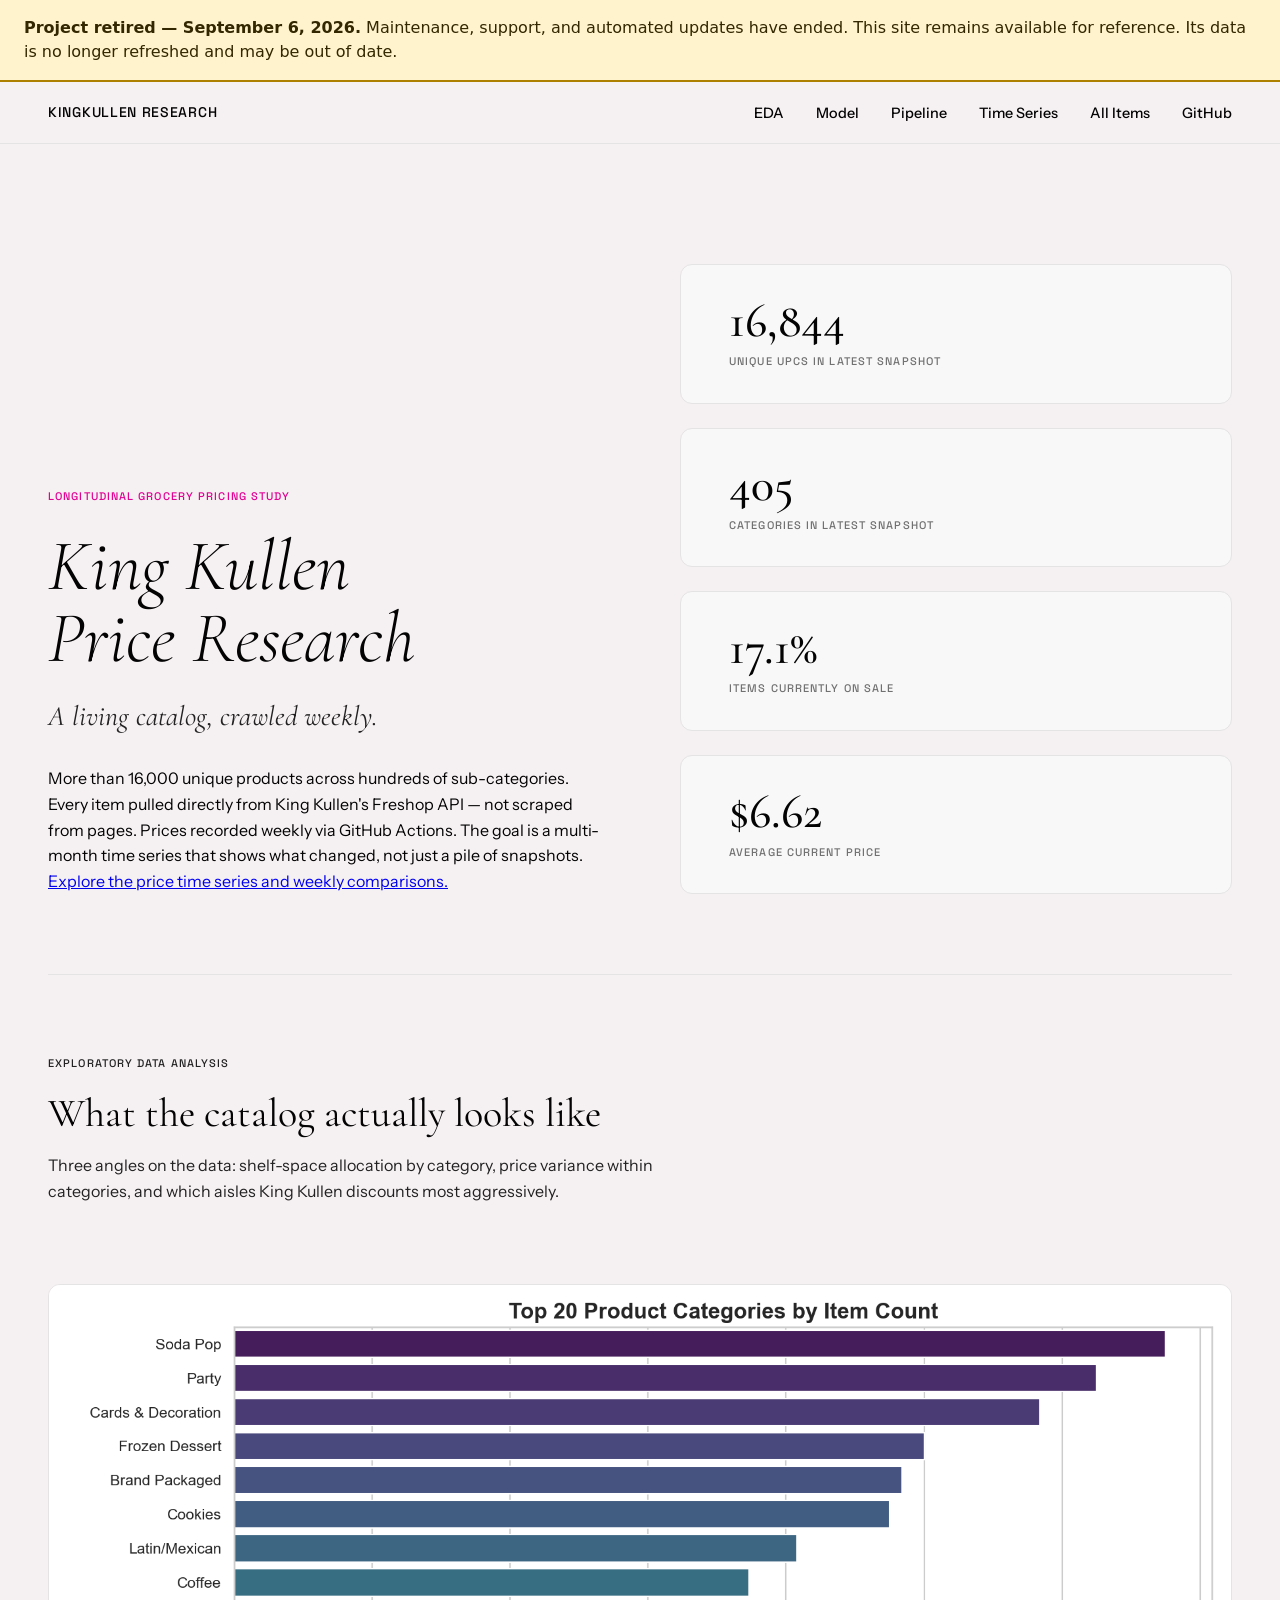
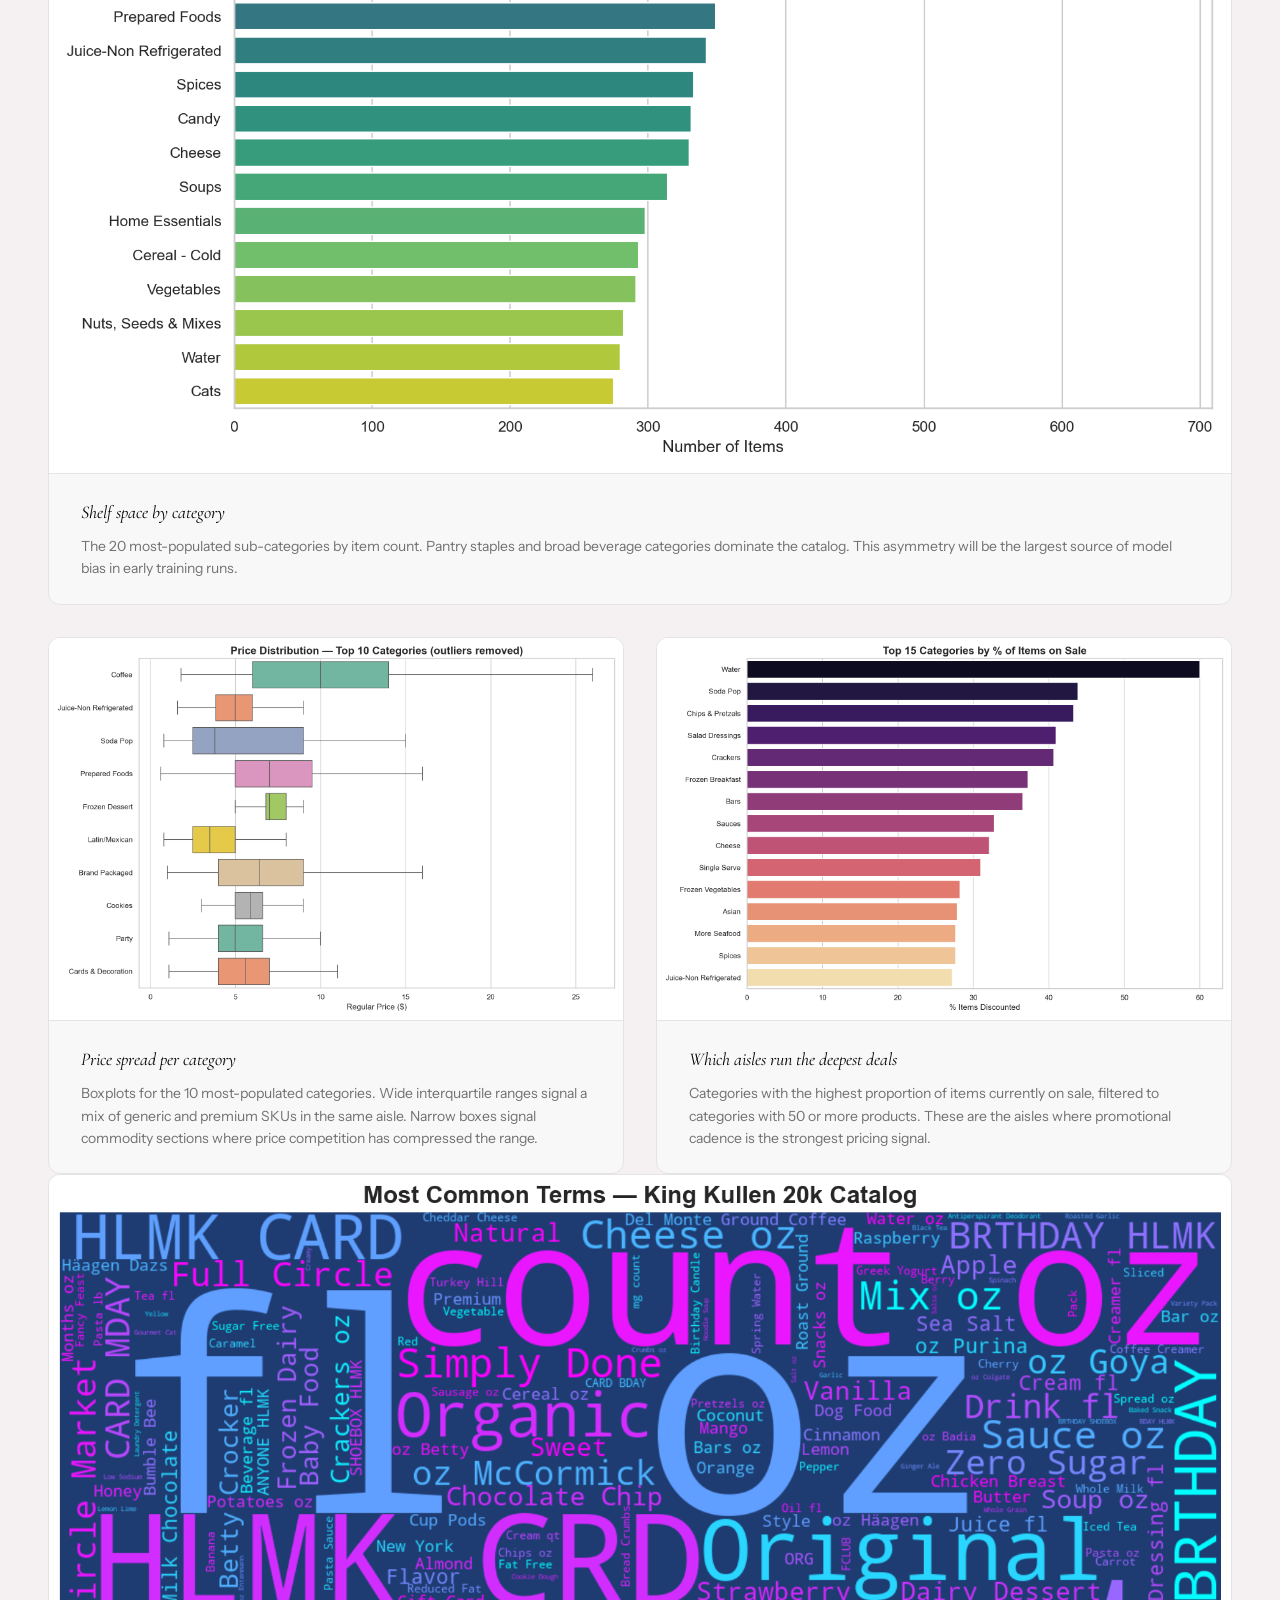
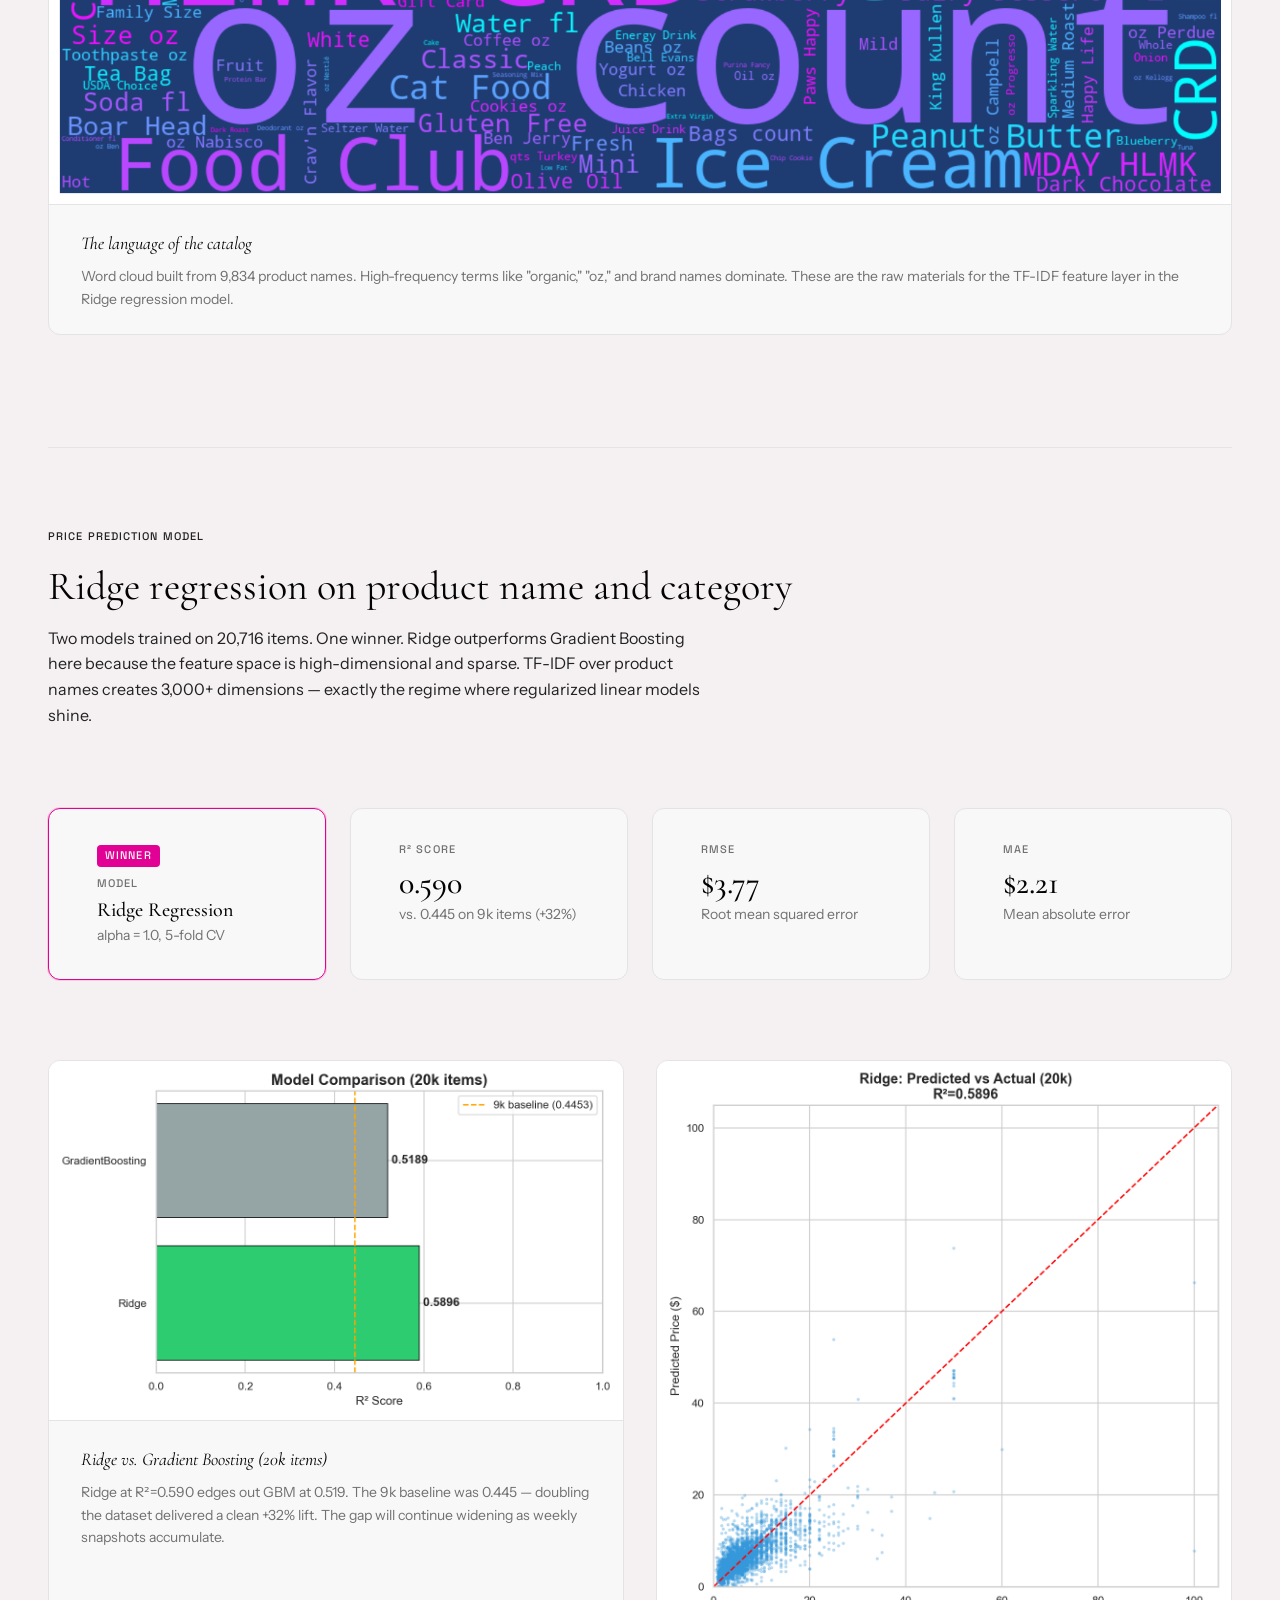
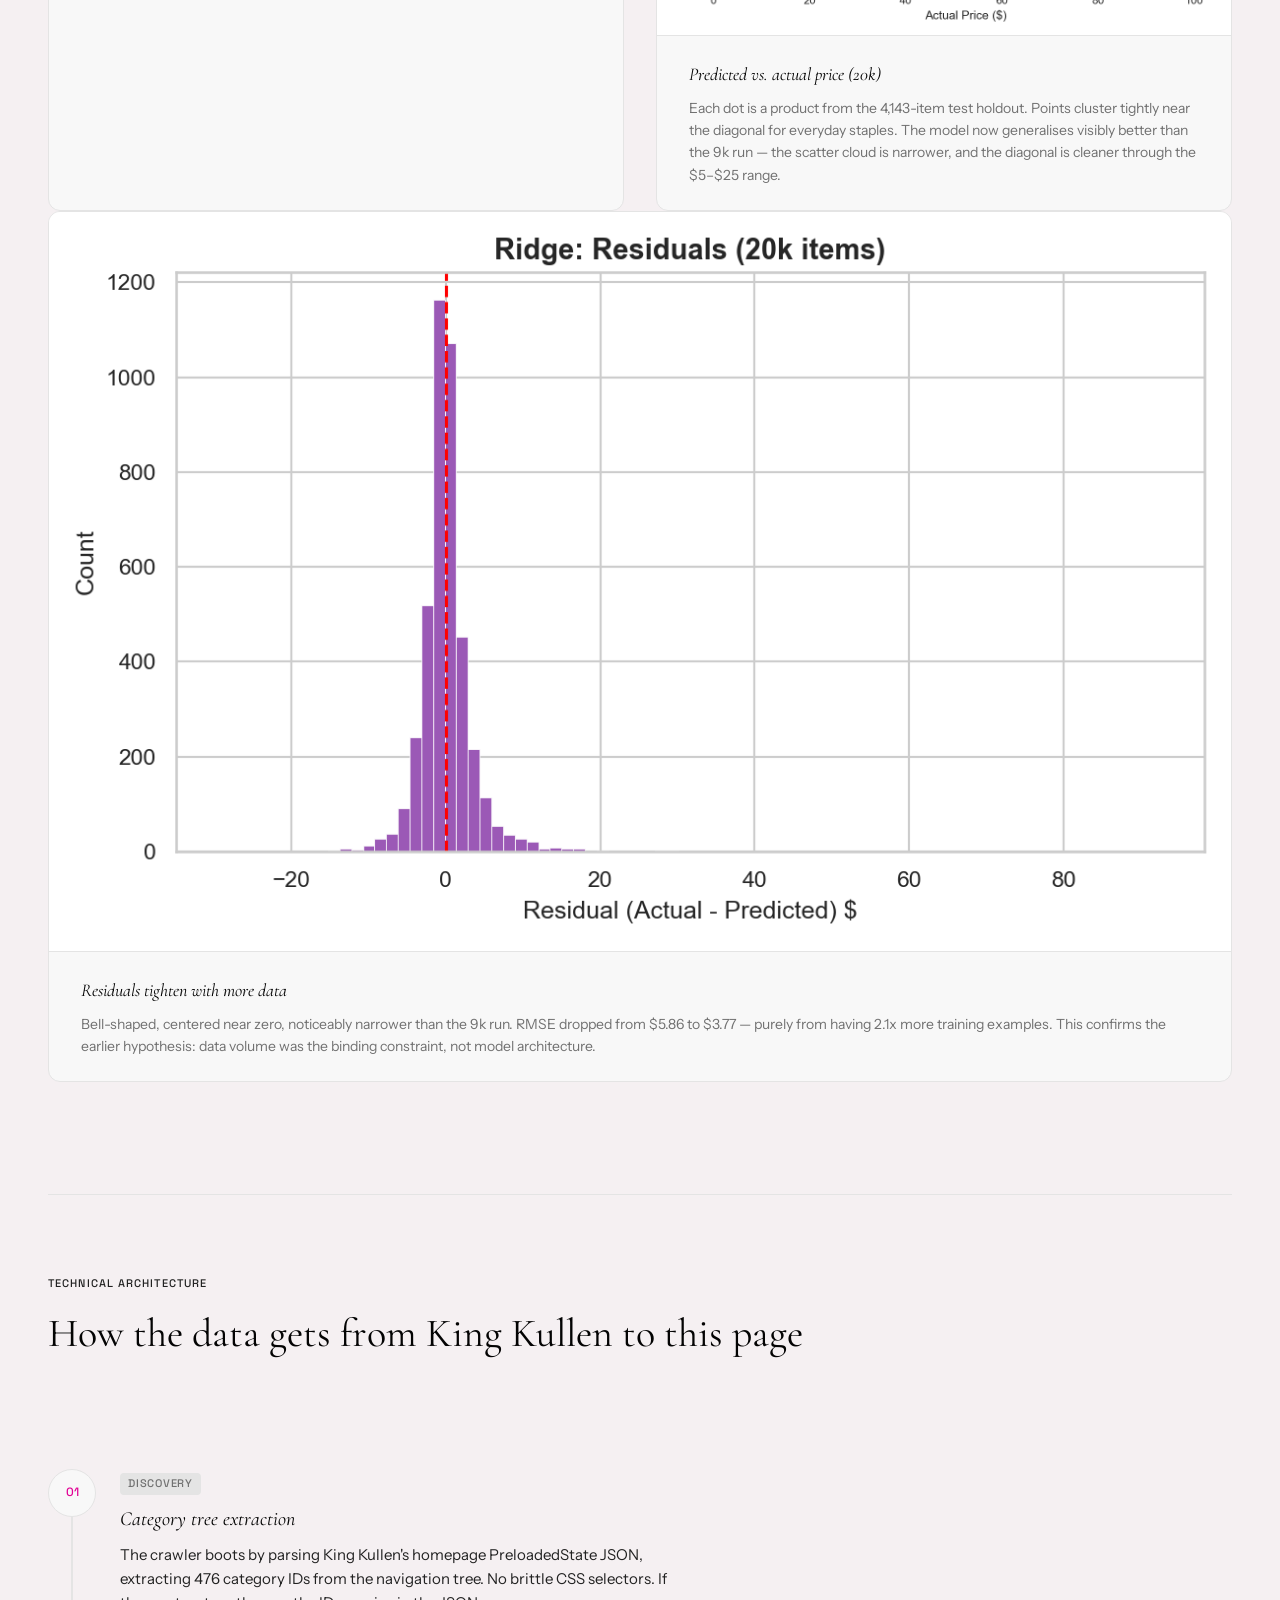
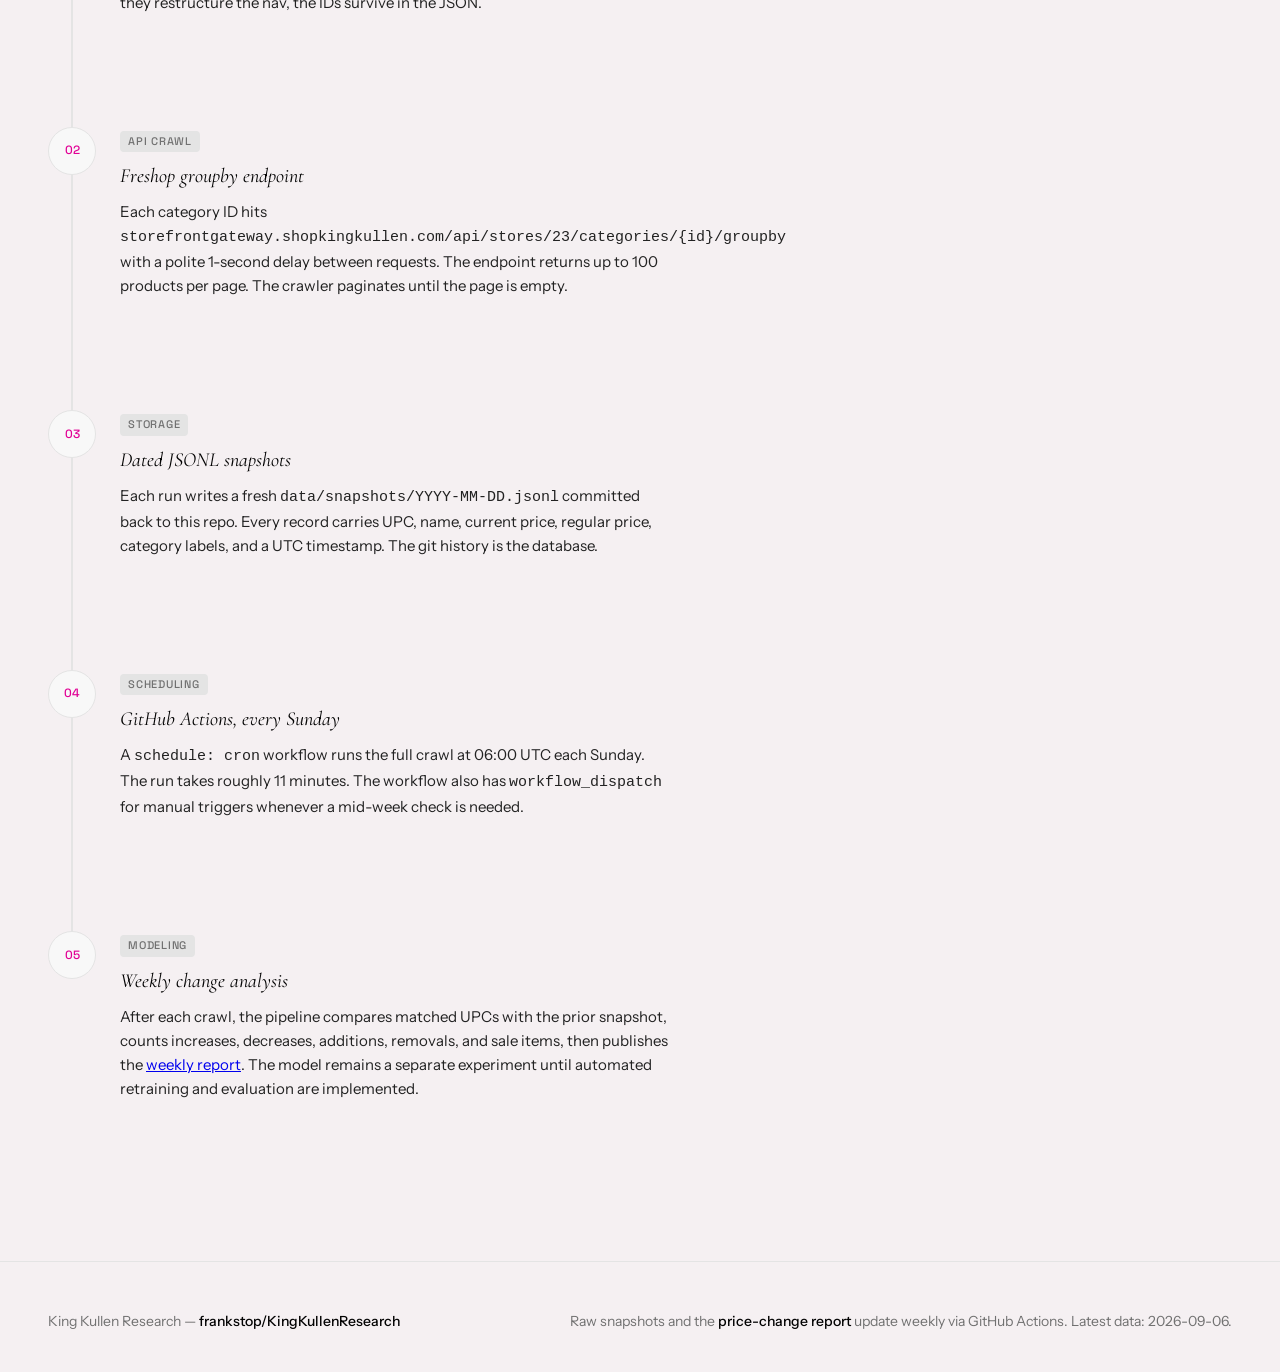
<file: docs/old-site/index.html>
<!DOCTYPE html>
<html lang="en">
<head>
  <title>King Kullen Grocery Price Research</title>
  <meta name="description" content="Weekly grocery pricing data pipeline and predictive modeling project built from longitudinal King Kullen product data.">
  <meta name="robots" content="index, follow">
  <link rel="canonical" href="https://frankiejvaldez.com/KingKullenResearch/old-site/">
  <meta property="og:type" content="website">
  <meta property="og:title" content="King Kullen Grocery Price Research">
  <meta property="og:description" content="Weekly grocery pricing data pipeline and predictive modeling project built from longitudinal King Kullen product data.">
  <meta property="og:url" content="https://frankstop.github.io/KingKullenResearch/">
  <meta name="twitter:card" content="summary">
  <meta name="twitter:title" content="King Kullen Grocery Price Research">
  <meta name="twitter:description" content="Weekly grocery pricing data pipeline and predictive modeling project built from longitudinal King Kullen product data.">

  <meta charset="UTF-8">
  <meta name="viewport" content="width=device-width, initial-scale=1.0">
<!-- Impeccable Fonts -->
  <link rel="preconnect" href="https://fonts.googleapis.com">
  <link rel="preconnect" href="https://fonts.gstatic.com" crossorigin>
  <link href="https://fonts.googleapis.com/css2?family=Cormorant+Garamond:ital,wght@0,400;0,500;1,300;1,400&family=Instrument+Sans:wght@400;500&family=Space+Grotesk:wght@400;500&display=swap" rel="stylesheet">

  <style>
    /* ── Impeccable Design System ── */
    :root {
      --color-magenta:        oklch(60% 0.25 350);
      --color-magenta-deep:   oklch(52% 0.25 350);
      --color-magenta-whisper:oklch(60% 0.25 350 / 0.15);
      --color-magenta-veil:   oklch(60% 0.25 350 / 0.25);
      --color-ash-cream:      oklch(96% 0.005 350);
      --color-paper-white:    oklch(98% 0 0);
      --color-graphite:       oklch(10% 0 0);
      --color-charcoal:       oklch(25% 0 0);
      --color-mid-ash:        oklch(55% 0 0);
      --color-paper-mist:     oklch(92% 0 0);

      --font-display: "Cormorant Garamond", Georgia, serif;
      --font-body:    "Instrument Sans", system-ui, sans-serif;
      --font-mono:    "Space Grotesk", monospace;

      --spacing-xs:  8px;
      --spacing-sm:  16px;
      --spacing-md:  24px;
      --spacing-lg:  32px;
      --spacing-xl:  48px;
      --spacing-2xl: 80px;
      --spacing-3xl: 120px;

      --ease-out: cubic-bezier(0.16, 1, 0.3, 1);

      --width-content: 900px;
      --width-max:     1400px;
    }

    *, *::before, *::after { box-sizing: border-box; margin: 0; padding: 0; }

    html { scroll-behavior: smooth; }

    body {
      background: var(--color-ash-cream);
      color: var(--color-graphite);
      font-family: var(--font-body);
      font-size: 1rem;
      line-height: 1.6;
      -webkit-font-smoothing: antialiased;
    }

    /* ── Nav ── */
    nav {
      height: 62px;
      display: flex;
      align-items: center;
      justify-content: space-between;
      padding: 0 var(--spacing-xl);
      border-bottom: 1px solid var(--color-paper-mist);
      position: sticky;
      top: 0;
      background: var(--color-ash-cream);
      z-index: 100;
    }

    .nav-brand {
      font-family: var(--font-mono);
      font-size: 0.875rem;
      font-weight: 500;
      letter-spacing: 0.05em;
      text-transform: uppercase;
      color: var(--color-graphite);
      text-decoration: none;
    }

    .nav-links {
      display: flex;
      gap: var(--spacing-lg);
      list-style: none;
    }

    .nav-links a {
      font-family: var(--font-body);
      font-size: 0.9rem;
      font-weight: 500;
      color: var(--color-graphite);
      text-decoration: none;
      transition: color 200ms var(--ease-out);
    }

    .nav-links a:hover { color: var(--color-magenta); }

    /* ── Hero ── */
    .hero {
      max-width: var(--width-max);
      margin: 0 auto;
      padding: var(--spacing-3xl) var(--spacing-xl) var(--spacing-2xl);
      display: grid;
      grid-template-columns: 1fr 1fr;
      gap: var(--spacing-2xl);
      align-items: end;
    }

    .hero-label {
      font-family: var(--font-mono);
      font-size: 0.6875rem;
      font-weight: 500;
      text-transform: uppercase;
      letter-spacing: 0.1em;
      color: var(--color-magenta);
      margin-bottom: var(--spacing-md);
    }

    .hero h1 {
      font-family: var(--font-display);
      font-size: clamp(2.5rem, 7vw, 4.5rem);
      font-weight: 300;
      font-style: italic;
      line-height: 1;
      color: var(--color-graphite);
      margin-bottom: var(--spacing-md);
    }

    .hero-sub {
      font-family: var(--font-display);
      font-size: clamp(1.125rem, 2.5vw, 1.75rem);
      font-weight: 400;
      font-style: italic;
      line-height: 1.3;
      color: var(--color-charcoal);
      margin-bottom: var(--spacing-lg);
    }

    .hero-body {
      font-size: 1.0625rem;
      line-height: 1.65;
      color: var(--color-charcoal);
      max-width: 55ch;
    }

    .hero-stats {
      display: flex;
      flex-direction: column;
      gap: var(--spacing-md);
    }

    .stat-block {
      padding: var(--spacing-lg) var(--spacing-xl);
      background: var(--color-paper-white);
      border: 1px solid var(--color-paper-mist);
      border-radius: 12px;
      transition: box-shadow 300ms var(--ease-out), transform 300ms var(--ease-out);
    }

    .stat-block:hover {
      box-shadow: 0 20px 40px rgba(0,0,0,0.08);
      transform: translateY(-2px);
    }

    .stat-value {
      font-family: var(--font-display);
      font-size: clamp(2rem, 4vw, 3rem);
      font-weight: 500;
      color: var(--color-graphite);
      line-height: 1;
    }

    .stat-value span {
      color: var(--color-magenta);
    }

    .stat-label {
      font-family: var(--font-mono);
      font-size: 0.6875rem;
      font-weight: 500;
      text-transform: uppercase;
      letter-spacing: 0.1em;
      color: var(--color-mid-ash);
      margin-top: var(--spacing-xs);
    }

    /* ── Section Divider ── */
    .section-rule {
      max-width: var(--width-max);
      margin: 0 auto;
      padding: 0 var(--spacing-xl);
    }

    .section-rule hr {
      border: none;
      border-top: 1px solid var(--color-paper-mist);
    }

    /* ── Sections ── */
    section {
      max-width: var(--width-max);
      margin: 0 auto;
      padding: var(--spacing-2xl) var(--spacing-xl);
    }

    .section-header {
      margin-bottom: var(--spacing-2xl);
    }

    .section-eyebrow {
      font-family: var(--font-mono);
      font-size: 0.6875rem;
      font-weight: 500;
      text-transform: uppercase;
      letter-spacing: 0.1em;
      color: var(--color-magenta);
      margin-bottom: var(--spacing-sm);
    }

    .section-header h2 {
      font-family: var(--font-display);
      font-size: clamp(1.75rem, 4vw, 2.5rem);
      font-weight: 400;
      line-height: 1.2;
      color: var(--color-graphite);
      margin-bottom: var(--spacing-sm);
    }

    .section-header p {
      color: var(--color-charcoal);
      max-width: 60ch;
      line-height: 1.6;
    }

    /* ── Chart Grid ── */
    .chart-grid {
      display: grid;
      grid-template-columns: repeat(auto-fit, minmax(420px, 1fr));
      gap: var(--spacing-lg);
    }

    .chart-card {
      background: var(--color-paper-white);
      border: 1px solid var(--color-paper-mist);
      border-radius: 12px;
      overflow: hidden;
      transition: box-shadow 300ms var(--ease-out), transform 300ms var(--ease-out);
    }

    .chart-card:hover {
      box-shadow: 0 20px 40px rgba(0,0,0,0.08);
      transform: translateY(-2px);
    }

    .chart-card img {
      width: 100%;
      display: block;
    }

    .chart-caption {
      padding: var(--spacing-md) var(--spacing-lg);
      border-top: 1px solid var(--color-paper-mist);
    }

    .chart-caption h3 {
      font-family: var(--font-display);
      font-size: 1.125rem;
      font-weight: 400;
      font-style: italic;
      color: var(--color-graphite);
      margin-bottom: var(--spacing-xs);
    }

    .chart-caption p {
      font-size: 0.875rem;
      color: var(--color-mid-ash);
      line-height: 1.6;
    }

    /* ── Full-width chart ── */
    .chart-full {
      background: var(--color-paper-white);
      border: 1px solid var(--color-paper-mist);
      border-radius: 12px;
      overflow: hidden;
      margin-bottom: var(--spacing-lg);
      transition: box-shadow 300ms var(--ease-out), transform 300ms var(--ease-out);
    }

    .chart-full:hover {
      box-shadow: 0 20px 40px rgba(0,0,0,0.08);
      transform: translateY(-2px);
    }

    .chart-full img { width: 100%; display: block; }

    /* ── Model Metrics Table ── */
    .metrics-grid {
      display: grid;
      grid-template-columns: repeat(auto-fit, minmax(200px, 1fr));
      gap: var(--spacing-md);
      margin-bottom: var(--spacing-2xl);
    }

    .metric-card {
      padding: var(--spacing-lg) var(--spacing-xl);
      background: var(--color-paper-white);
      border: 1px solid var(--color-paper-mist);
      border-radius: 12px;
      transition: box-shadow 300ms var(--ease-out), transform 300ms var(--ease-out);
    }

    .metric-card:hover {
      box-shadow: 0 20px 40px rgba(0,0,0,0.08);
      transform: translateY(-2px);
    }

    .metric-card.winner {
      border-color: var(--color-magenta);
      box-shadow: 0 0 0 1px var(--color-magenta-whisper);
    }

    .metric-name {
      font-family: var(--font-mono);
      font-size: 0.6875rem;
      font-weight: 500;
      text-transform: uppercase;
      letter-spacing: 0.1em;
      color: var(--color-mid-ash);
      margin-bottom: var(--spacing-xs);
    }

    .metric-value {
      font-family: var(--font-display);
      font-size: clamp(1.5rem, 3vw, 2rem);
      font-weight: 500;
      color: var(--color-graphite);
      line-height: 1;
    }

    .metric-sub {
      font-size: 0.875rem;
      color: var(--color-mid-ash);
      margin-top: 4px;
    }

    .winner-badge {
      display: inline-block;
      font-family: var(--font-mono);
      font-size: 0.6875rem;
      font-weight: 500;
      text-transform: uppercase;
      letter-spacing: 0.1em;
      color: var(--color-paper-white);
      background: var(--color-magenta);
      padding: 2px 8px;
      border-radius: 4px;
      margin-bottom: var(--spacing-xs);
    }

    /* ── Pipeline Architecture ── */
    .pipeline {
      display: flex;
      flex-direction: column;
      gap: 0;
    }

    .pipeline-step {
      display: grid;
      grid-template-columns: 48px 1fr;
      gap: var(--spacing-md);
      position: relative;
    }

    .pipeline-step:not(:last-child) .step-connector::after {
      content: '';
      position: absolute;
      left: 23px;
      top: 48px;
      width: 2px;
      height: calc(100% - 16px);
      background: var(--color-paper-mist);
    }

    .step-connector {
      position: relative;
      display: flex;
      justify-content: center;
      padding-top: var(--spacing-lg);
    }

    .step-num {
      width: 48px;
      height: 48px;
      border-radius: 50%;
      background: var(--color-paper-white);
      border: 1px solid var(--color-paper-mist);
      display: flex;
      align-items: center;
      justify-content: center;
      font-family: var(--font-mono);
      font-size: 0.75rem;
      font-weight: 500;
      color: var(--color-magenta);
      flex-shrink: 0;
      z-index: 1;
      position: relative;
    }

    .step-body {
      padding: var(--spacing-lg) 0 var(--spacing-2xl);
    }

    .step-body h3 {
      font-family: var(--font-display);
      font-size: 1.25rem;
      font-weight: 400;
      font-style: italic;
      color: var(--color-graphite);
      margin-bottom: var(--spacing-xs);
    }

    .step-body p {
      font-size: 0.9375rem;
      color: var(--color-charcoal);
      max-width: 55ch;
      line-height: 1.6;
    }

    .step-tag {
      display: inline-block;
      font-family: var(--font-mono);
      font-size: 0.6875rem;
      font-weight: 500;
      text-transform: uppercase;
      letter-spacing: 0.07em;
      color: var(--color-mid-ash);
      background: var(--color-paper-mist);
      padding: 2px 8px;
      border-radius: 4px;
      margin-bottom: var(--spacing-xs);
    }

    /* ── Footer ── */
    footer {
      border-top: 1px solid var(--color-paper-mist);
      padding: var(--spacing-xl);
      display: flex;
      align-items: center;
      justify-content: space-between;
      max-width: var(--width-max);
      margin: 0 auto;
    }

    footer p {
      font-size: 0.875rem;
      color: var(--color-mid-ash);
    }

    footer a {
      color: var(--color-graphite);
      text-decoration: none;
      font-weight: 500;
      transition: color 200ms var(--ease-out);
    }

    footer a:hover { color: var(--color-magenta); }

    /* ── Responsive ── */
    @media (max-width: 768px) {
      .hero {
        grid-template-columns: 1fr;
        padding: var(--spacing-xl) var(--spacing-md) var(--spacing-2xl);
        gap: var(--spacing-xl);
      }

      .hero-stats { flex-direction: row; flex-wrap: wrap; }
      .stat-block { flex: 1 1 140px; }

      section { padding: var(--spacing-xl) var(--spacing-md); }
      .chart-grid { grid-template-columns: 1fr; }
      nav { padding: 0 var(--spacing-md); }
      .nav-links { gap: var(--spacing-md); }

      footer {
        flex-direction: column;
        gap: var(--spacing-sm);
        text-align: center;
        padding: var(--spacing-xl) var(--spacing-md);
      }
    }

    @media (prefers-reduced-motion: reduce) {
      *, *::before, *::after { transition: none !important; }
    }
  </style>

  <!-- Google tag (gtag.js) -->
  <script async src="https://www.googletagmanager.com/gtag/js?id=G-RSVR6Y389R"></script>
  <script>
    window.dataLayer = window.dataLayer || [];
    function gtag(){dataLayer.push(arguments);}
    gtag('js', new Date());

    gtag('config', 'G-RSVR6Y389R');
  </script>
</head>
<body>
<!-- project-retirement-notice -->
<aside aria-label="Project retirement notice" style="position:relative;z-index:2147483647;display:block;box-sizing:border-box;width:100%;margin:0;padding:16px 24px;background:#fff3cd;color:#332701;border-bottom:2px solid #ad8000;font:16px/1.5 system-ui,sans-serif;text-align:left">
<strong>Project retired — September 6, 2026.</strong> Maintenance, support, and automated updates have ended. This site remains available for reference. Its data is no longer refreshed and may be out of date.
</aside>


  <!-- Nav -->
  <nav>
    <a href="#" class="nav-brand">KingKullen Research</a>
    <ul class="nav-links">
      <li><a href="#eda">EDA</a></li>
      <li><a href="#model">Model</a></li>
      <li><a href="#pipeline">Pipeline</a></li>
      <li><a href="weekly-report.html">Time Series</a></li>
      <li><a href="catalog-history.html" target="_top">All Items</a></li>
      <li><a href="https://github.com/frankstop/KingKullenResearch" target="_blank" rel="noopener noreferrer">GitHub</a></li>
    </ul>
  </nav>

  <!-- Hero -->
  <div class="hero">
    <div>
      <p class="hero-label">Longitudinal Grocery Pricing Study</p>
      <h1>King Kullen<br>Price Research</h1>
      <p class="hero-sub">A living catalog, crawled weekly.</p>
      <p class="hero-body">
      <p>More than 16,000 unique products across hundreds of sub-categories. Every item pulled directly from King Kullen's
        Freshop API — not scraped from pages. Prices recorded weekly via GitHub Actions. The goal
        is a multi-month time series that shows what changed, not just a pile of snapshots.
        <a href="weekly-report.html">Explore the price time series and weekly comparisons.</a>
      </p>
    </div>

    <div class="hero-stats">
      <div class="stat-block">
        <div class="stat-value" id="latest-products">16,<span>974</span></div>
        <div class="stat-label">Unique UPCs in Latest Snapshot</div>
      </div>
      <div class="stat-block">
        <div class="stat-value" id="latest-categories"><span>399</span></div>
        <div class="stat-label">Categories in Latest Snapshot</div>
      </div>
      <div class="stat-block">
        <div class="stat-value" id="latest-sale-rate"><span>15.9</span>%</div>
        <div class="stat-label">Items Currently on Sale</div>
      </div>
      <div class="stat-block">
        <div class="stat-value" id="latest-average-price">$<span>6.60</span></div>
        <div class="stat-label">Average Current Price</div>
      </div>
    </div>
  </div>

  <div class="section-rule"><hr></div>

  <!-- EDA Section -->
  <section id="eda">
    <div class="section-header">
      <p class="section-eyebrow">Exploratory Data Analysis</p>
      <h2>What the catalog actually looks like</h2>
      <p>Three angles on the data: shelf-space allocation by category, price variance within categories, and which aisles King Kullen discounts most aggressively.</p>
    </div>

    <div class="chart-full">
      <img src="assets/top_categories.png" alt="Top 20 Product Categories by Item Count">
      <div class="chart-caption">
        <h3>Shelf space by category</h3>
        <p>The 20 most-populated sub-categories by item count. Pantry staples and broad beverage categories dominate the catalog. This asymmetry will be the largest source of model bias in early training runs.</p>
      </div>
    </div>

    <div class="chart-grid">
      <div class="chart-card">
        <img src="assets/price_variance.png" alt="Price Distribution in Top 10 Categories">
        <div class="chart-caption">
          <h3>Price spread per category</h3>
          <p>Boxplots for the 10 most-populated categories. Wide interquartile ranges signal a mix of generic and premium SKUs in the same aisle. Narrow boxes signal commodity sections where price competition has compressed the range.</p>
        </div>
      </div>
      <div class="chart-card">
        <img src="assets/discount_rates.png" alt="Discount Rates by Category">
        <div class="chart-caption">
          <h3>Which aisles run the deepest deals</h3>
          <p>Categories with the highest proportion of items currently on sale, filtered to categories with 50 or more products. These are the aisles where promotional cadence is the strongest pricing signal.</p>
        </div>
      </div>
    </div>

    <div class="chart-full">
      <img src="assets/wordcloud.png" alt="Most Common Terms in King Kullen Products">
      <div class="chart-caption">
        <h3>The language of the catalog</h3>
        <p>Word cloud built from 9,834 product names. High-frequency terms like "organic," "oz," and brand names dominate. These are the raw materials for the TF-IDF feature layer in the Ridge regression model.</p>
      </div>
    </div>
  </section>

  <div class="section-rule"><hr></div>

  <!-- Model Section -->
  <section id="model">
    <div class="section-header">
      <p class="section-eyebrow">Price Prediction Model</p>
      <h2>Ridge regression on product name and category</h2>
      <p>Two models trained on 20,716 items. One winner. Ridge outperforms Gradient Boosting here because the feature space is high-dimensional and sparse. TF-IDF over product names creates 3,000+ dimensions — exactly the regime where regularized linear models shine.</p>
    </div>

    <div class="metrics-grid">
      <div class="metric-card winner">
        <div class="winner-badge">Winner</div>
        <div class="metric-name">Model</div>
        <div class="metric-value" style="font-size:1.25rem">Ridge Regression</div>
        <div class="metric-sub">alpha = 1.0, 5-fold CV</div>
      </div>
      <div class="metric-card">
        <div class="metric-name">R² Score</div>
        <div class="metric-value">0.590</div>
        <div class="metric-sub">vs. 0.445 on 9k items (+32%)</div>
      </div>
      <div class="metric-card">
        <div class="metric-name">RMSE</div>
        <div class="metric-value">$3.77</div>
        <div class="metric-sub">Root mean squared error</div>
      </div>
      <div class="metric-card">
        <div class="metric-name">MAE</div>
        <div class="metric-value">$2.21</div>
        <div class="metric-sub">Mean absolute error</div>
      </div>
    </div>

    <div class="chart-grid">
      <div class="chart-card">
        <img src="assets/model_comparison.png" alt="Model Comparison">
        <div class="chart-caption">
          <h3>Ridge vs. Gradient Boosting (20k items)</h3>
          <p>Ridge at R²=0.590 edges out GBM at 0.519. The 9k baseline was 0.445 — doubling the dataset delivered a clean +32% lift. The gap will continue widening as weekly snapshots accumulate.</p>
        </div>
      </div>
      <div class="chart-card">
        <img src="assets/predicted_vs_actual.png" alt="Predicted vs Actual Prices">
        <div class="chart-caption">
          <h3>Predicted vs. actual price (20k)</h3>
          <p>Each dot is a product from the 4,143-item test holdout. Points cluster tightly near the diagonal for everyday staples. The model now generalises visibly better than the 9k run — the scatter cloud is narrower, and the diagonal is cleaner through the $5–$25 range.</p>
        </div>
      </div>
    </div>

    <div class="chart-full">
      <img src="assets/residuals.png" alt="Residuals Distribution">
      <div class="chart-caption">
          <h3>Residuals tighten with more data</h3>
          <p>Bell-shaped, centered near zero, noticeably narrower than the 9k run. RMSE dropped from $5.86 to $3.77 — purely from having 2.1x more training examples. This confirms the earlier hypothesis: data volume was the binding constraint, not model architecture.</p>
      </div>
    </div>
  </section>

  <div class="section-rule"><hr></div>

  <!-- Pipeline Section -->
  <section id="pipeline">
    <div class="section-header">
      <p class="section-eyebrow">Technical Architecture</p>
      <h2>How the data gets from King Kullen to this page</h2>
    </div>

    <div class="pipeline">
      <div class="pipeline-step">
        <div class="step-connector"><div class="step-num">01</div></div>
        <div class="step-body">
          <span class="step-tag">Discovery</span>
          <h3>Category tree extraction</h3>
          <p>The crawler boots by parsing King Kullen's homepage PreloadedState JSON, extracting 476 category IDs from the navigation tree. No brittle CSS selectors. If they restructure the nav, the IDs survive in the JSON.</p>
        </div>
      </div>
      <div class="pipeline-step">
        <div class="step-connector"><div class="step-num">02</div></div>
        <div class="step-body">
          <span class="step-tag">API Crawl</span>
          <h3>Freshop groupby endpoint</h3>
          <p>Each category ID hits <code>storefrontgateway.shopkingkullen.com/api/stores/23/categories/{id}/groupby</code> with a polite 1-second delay between requests. The endpoint returns up to 100 products per page. The crawler paginates until the page is empty.</p>
        </div>
      </div>
      <div class="pipeline-step">
        <div class="step-connector"><div class="step-num">03</div></div>
        <div class="step-body">
          <span class="step-tag">Storage</span>
          <h3>Dated JSONL snapshots</h3>
          <p>Each run writes a fresh <code>data/snapshots/YYYY-MM-DD.jsonl</code> committed back to this repo. Every record carries UPC, name, current price, regular price, category labels, and a UTC timestamp. The git history is the database.</p>
        </div>
      </div>
      <div class="pipeline-step">
        <div class="step-connector"><div class="step-num">04</div></div>
        <div class="step-body">
          <span class="step-tag">Scheduling</span>
          <h3>GitHub Actions, every Sunday</h3>
          <p>A <code>schedule: cron</code> workflow runs the full crawl at 06:00 UTC each Sunday. The run takes roughly 11 minutes. The workflow also has <code>workflow_dispatch</code> for manual triggers whenever a mid-week check is needed.</p>
        </div>
      </div>
      <div class="pipeline-step">
        <div class="step-connector"><div class="step-num">05</div></div>
        <div class="step-body">
          <span class="step-tag">Modeling</span>
          <h3>Weekly change analysis</h3>
          <p>After each crawl, the pipeline compares matched UPCs with the prior snapshot, counts increases, decreases, additions, removals, and sale items, then publishes the <a href="weekly-report.html">weekly report</a>. The model remains a separate experiment until automated retraining and evaluation are implemented.</p>
        </div>
      </div>
    </div>
  </section>

  <!-- Footer -->
  <footer>
    <p>King Kullen Research &mdash; <a href="https://github.com/frankstop/KingKullenResearch" target="_blank" rel="noopener noreferrer">frankstop/KingKullenResearch</a></p>
    <p>Raw snapshots and the <a href="weekly-report.html">price-change report</a> update weekly via GitHub Actions. Latest data: <span id="latest-snapshot-date">2026-06-28</span>.</p>
  </footer>

  <script>
    fetch("data/weekly-summary.json")
      .then(response => {
        if (!response.ok) throw new Error("Weekly summary unavailable");
        return response.json();
      })
      .then(({ latest }) => {
        document.getElementById("latest-products").textContent = latest.products.toLocaleString();
        document.getElementById("latest-categories").textContent = latest.categories.toLocaleString();
        document.getElementById("latest-sale-rate").textContent = `${latest.sale_rate.toFixed(1)}%`;
        document.getElementById("latest-average-price").textContent = `$${latest.average_price.toFixed(2)}`;
        document.getElementById("latest-snapshot-date").textContent = latest.snapshot_date;
      })
      .catch(() => {
        // Checked-in fallback values remain visible if the JSON cannot be loaded.
      });
  </script>
</body>
</html>
</file>
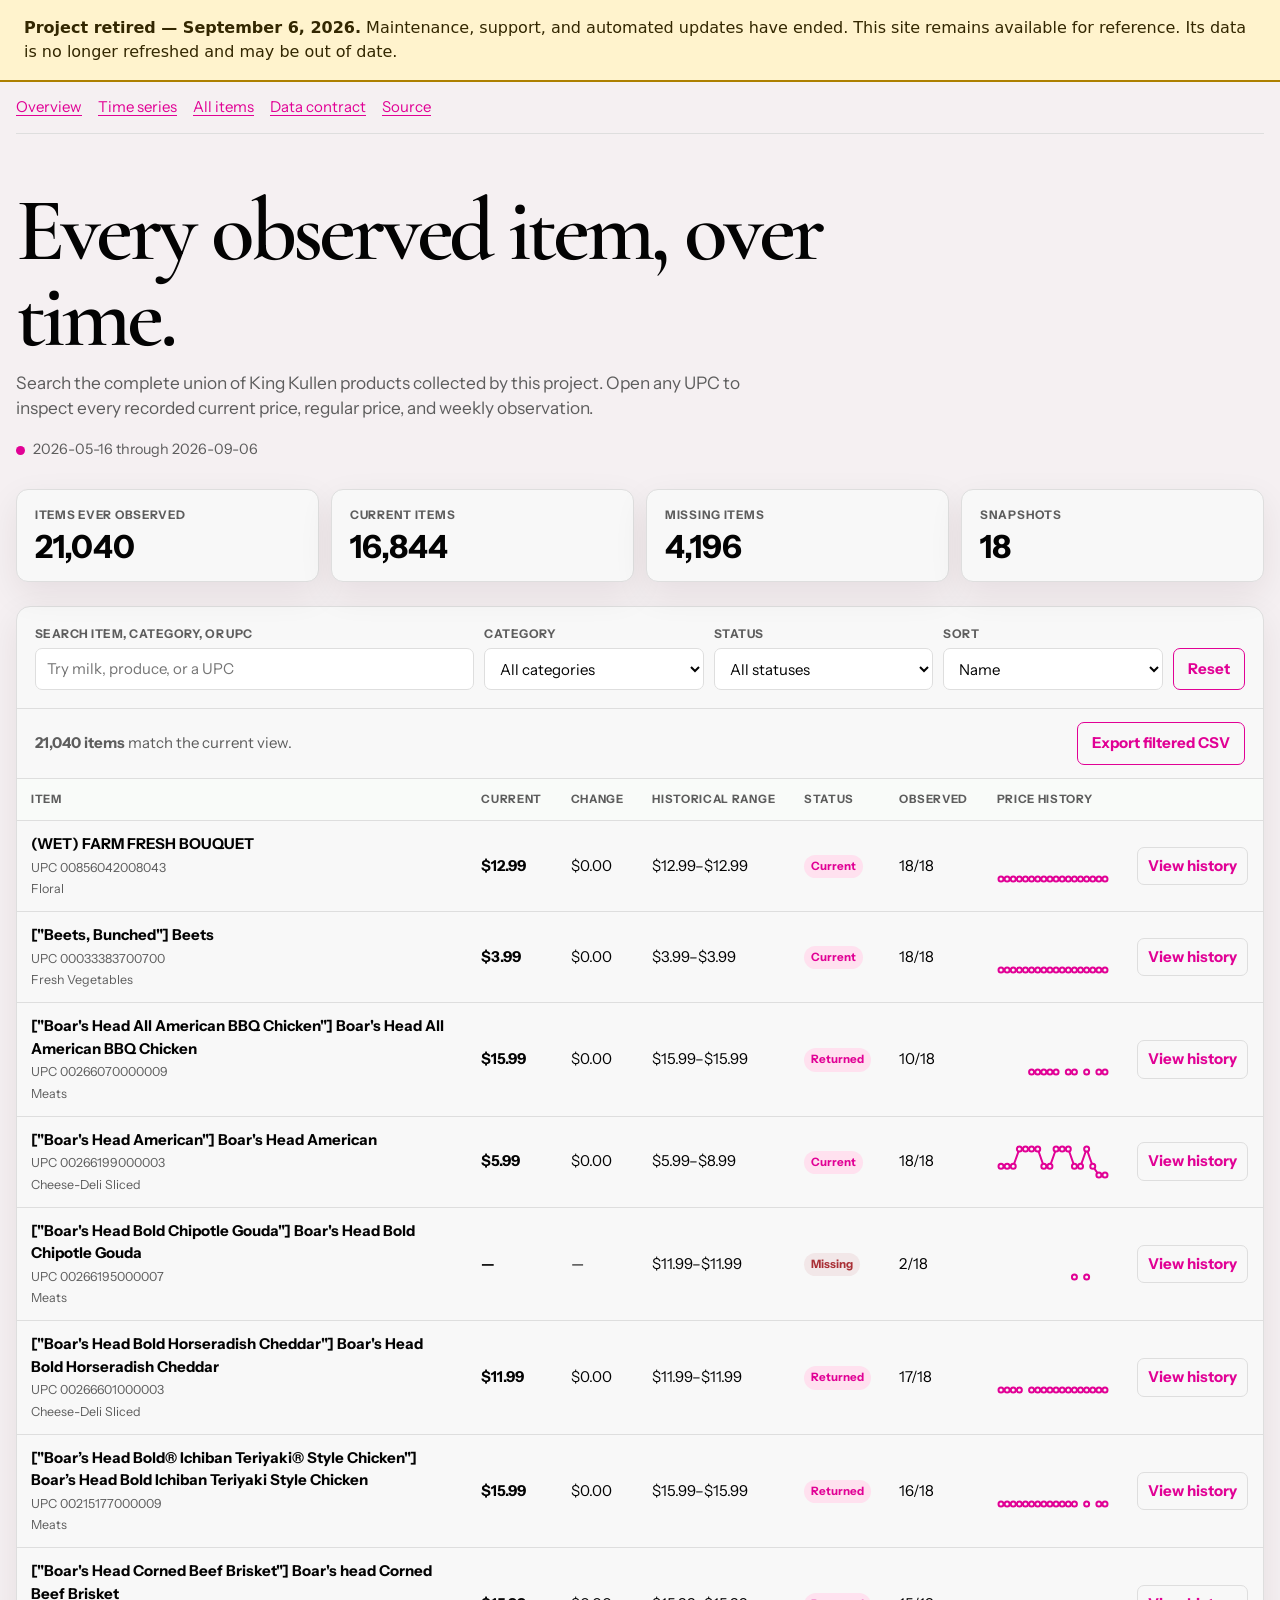
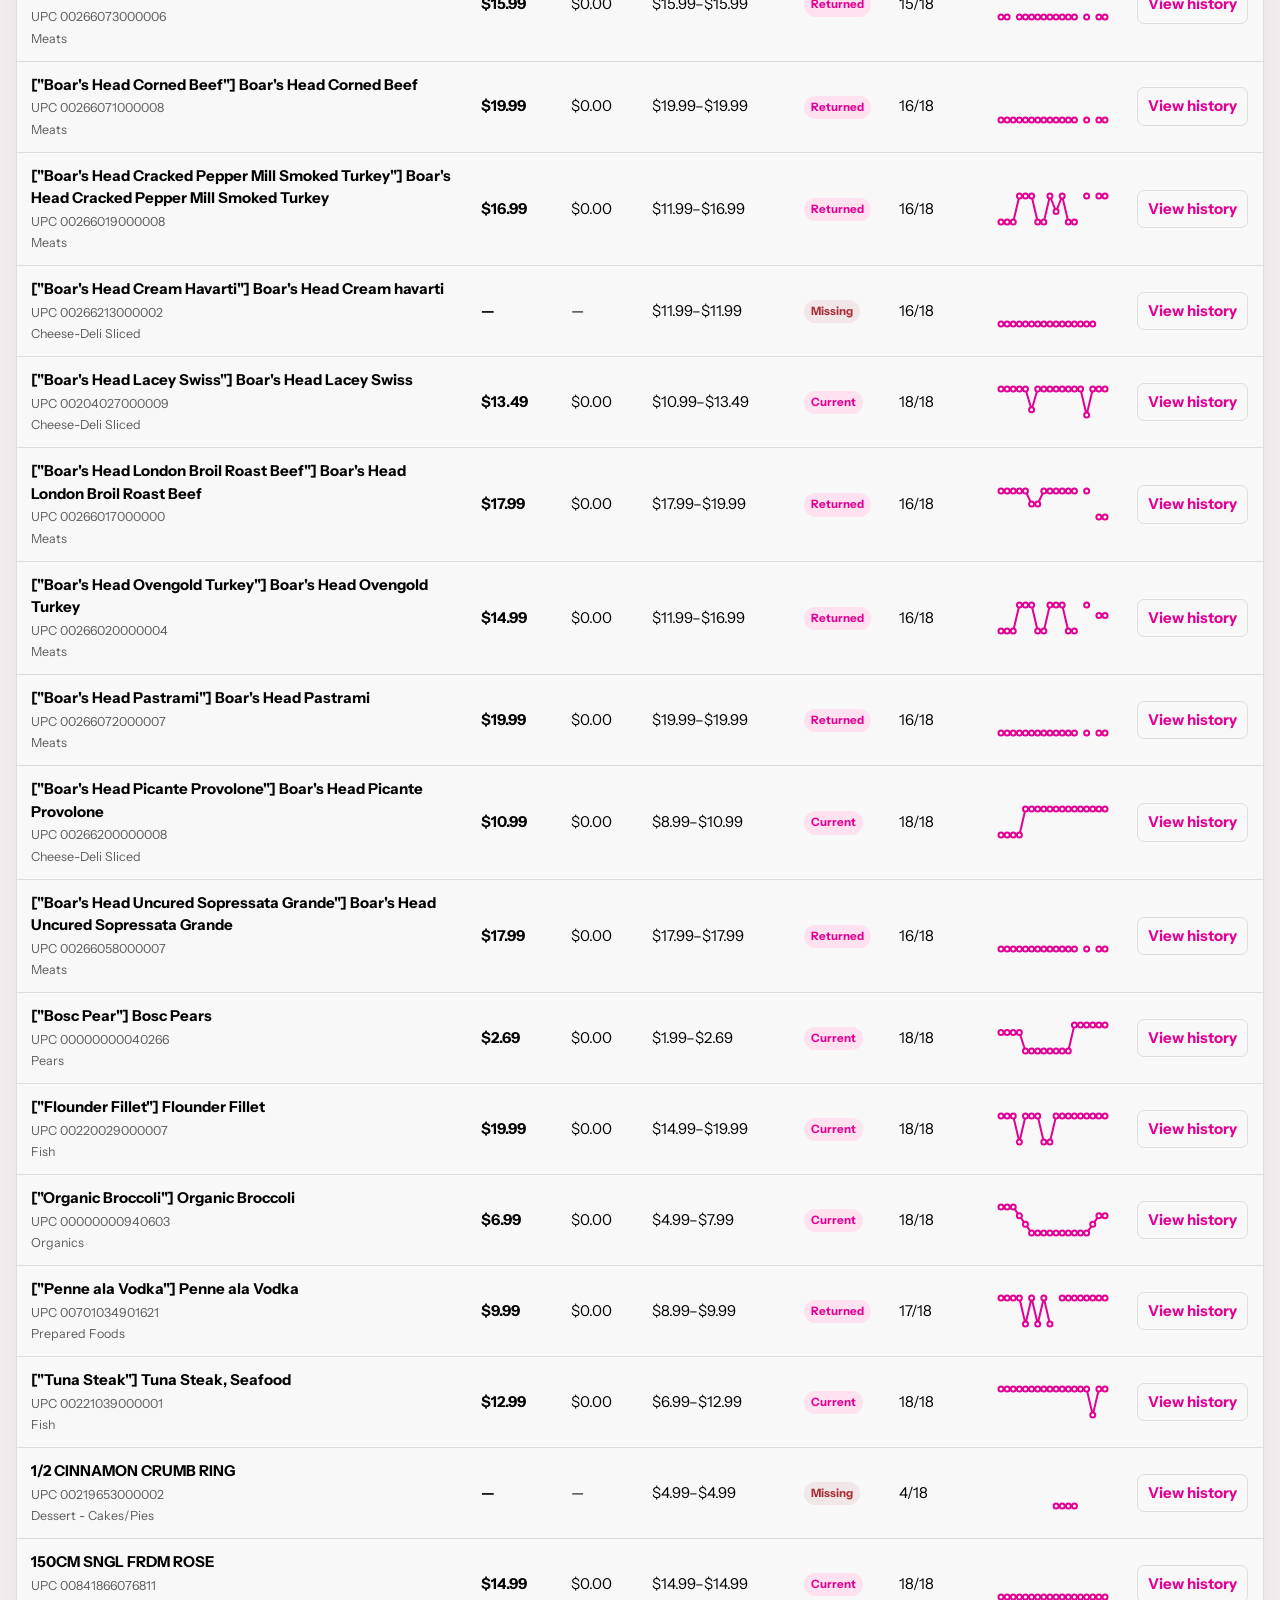
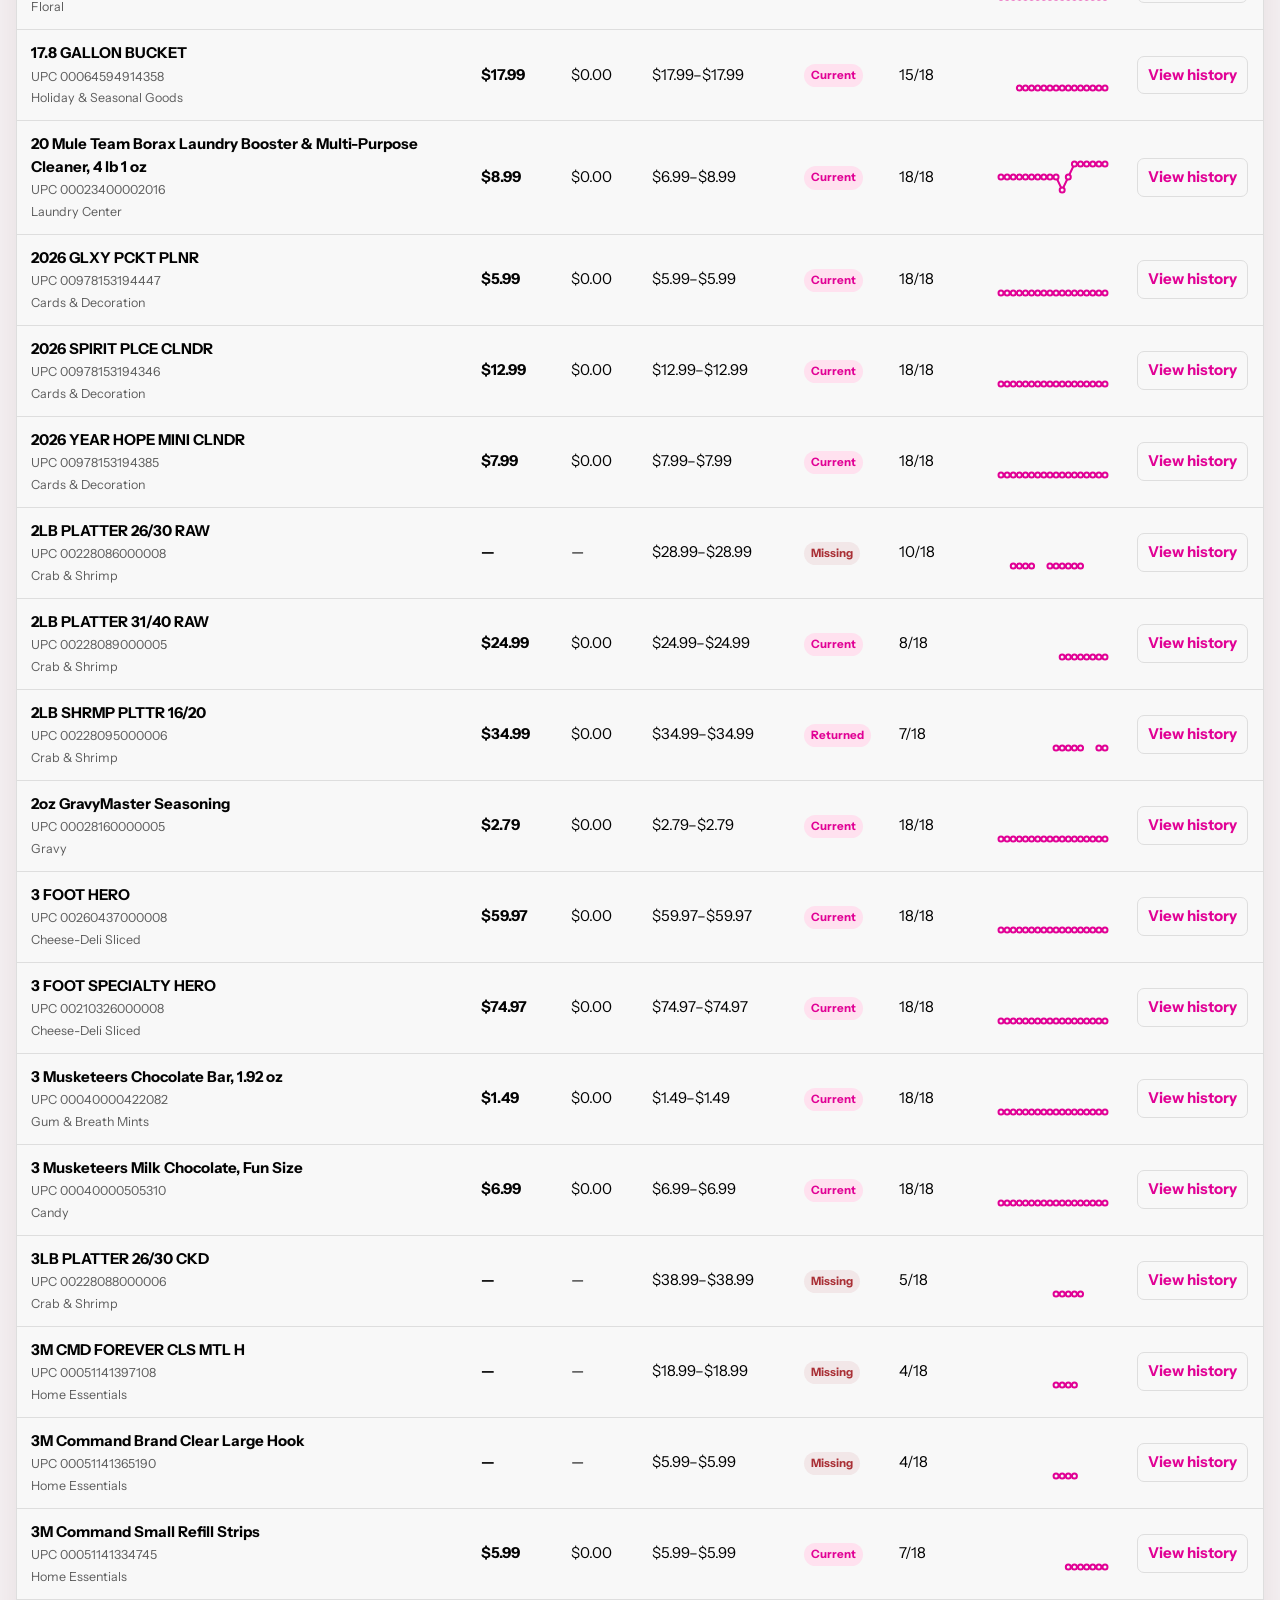
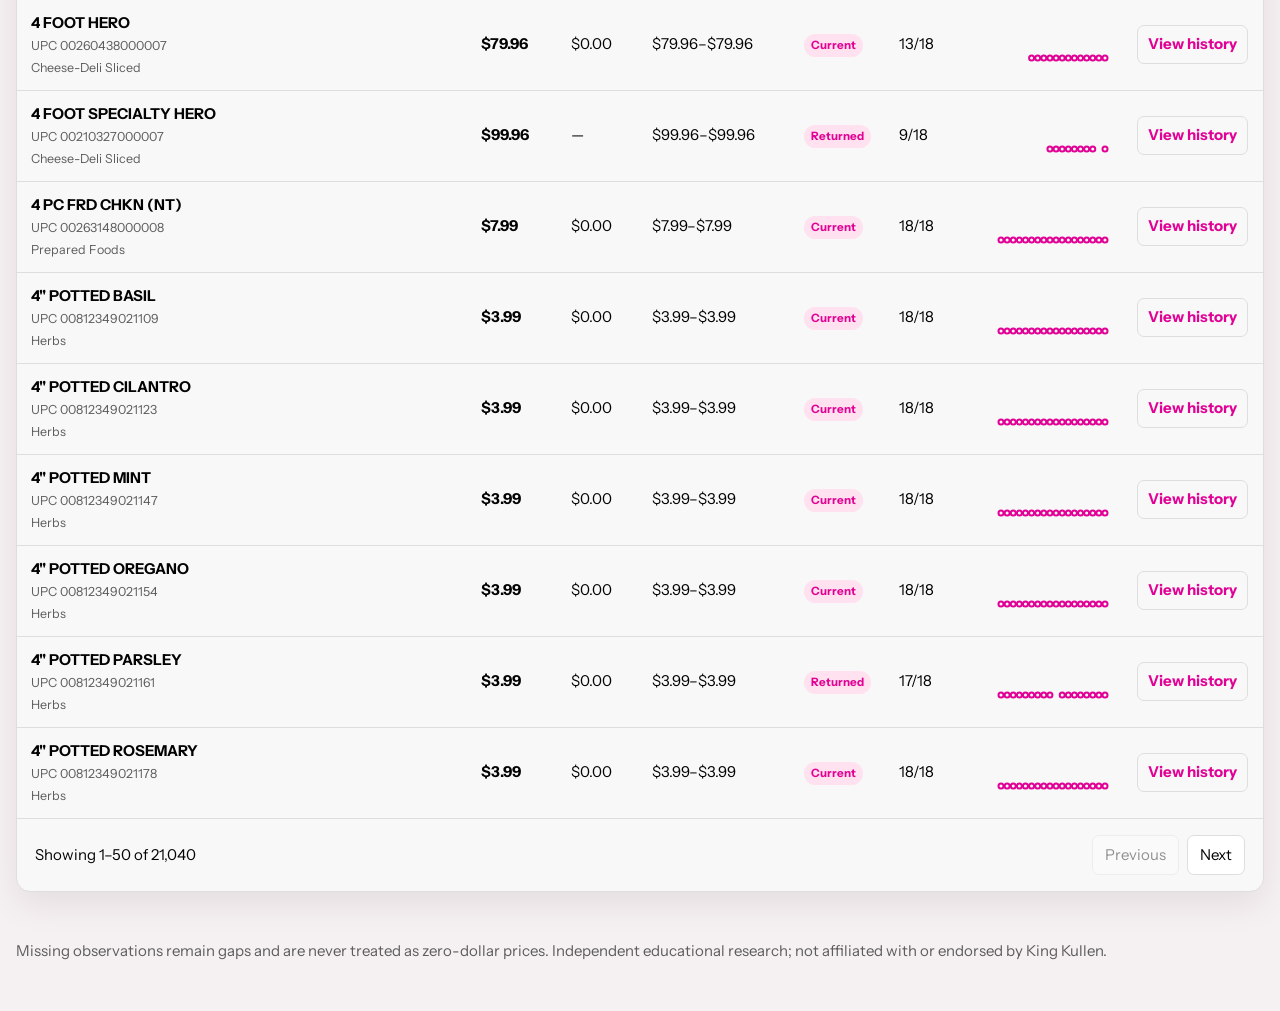
<file: docs/catalog-history.html>
<!doctype html>
<html lang="en">
<head>
  <meta charset="utf-8">
  <meta name="viewport" content="width=device-width,initial-scale=1">
  <meta name="description" content="Search every King Kullen product observed by this research project and inspect its complete weekly price history.">
  <meta name="robots" content="index, follow">
  <link rel="canonical" href="https://frankiejvaldez.com/projects/kingkullenresearch/catalog-history/">
  <title>All Item Price History | King Kullen Research</title>
  <link rel="preconnect" href="https://fonts.googleapis.com">
  <link rel="preconnect" href="https://fonts.gstatic.com" crossorigin>
  <link href="https://fonts.googleapis.com/css2?family=Cormorant+Garamond:ital,wght@0,400;0,500;1,300&family=Instrument+Sans:wght@400;500;600&display=swap" rel="stylesheet">
  <link rel="stylesheet" href="assets/catalog-history.css">
  <style>:root{--ink:oklch(10% 0 0);--muted:oklch(48% 0 0);--paper:oklch(96% .005 350);--card:oklch(98% 0 0);--line:oklch(90% 0 0);--accent:oklch(60% .25 350);--accent-soft:oklch(94% .04 350);--danger:#a92f35;--shadow:0 12px 34px rgba(45,8,30,.08);--display:"Cormorant Garamond",Georgia,serif;--body:"Instrument Sans",system-ui,sans-serif}</style>
  <script async src="https://www.googletagmanager.com/gtag/js?id=G-RSVR6Y389R"></script>
  <script>window.dataLayer=window.dataLayer||[];function gtag(){dataLayer.push(arguments)}window.gtag=gtag;gtag("js",new Date);gtag("config","G-RSVR6Y389R")</script>
  <script defer src="assets/catalog-history.js"></script>
</head>
<body>
<!-- project-retirement-notice -->
<aside aria-label="Project retirement notice" style="position:relative;z-index:2147483647;display:block;box-sizing:border-box;width:100%;margin:0;padding:16px 24px;background:#fff3cd;color:#332701;border-bottom:2px solid #ad8000;font:16px/1.5 system-ui,sans-serif;text-align:left">
<strong>Project retired — September 6, 2026.</strong> Maintenance, support, and automated updates have ended. This site remains available for reference. Its data is no longer refreshed and may be out of date.
</aside>

  <a class="skip" href="#main">Skip to catalog</a>
  <nav class="shell nav" aria-label="Primary"><a href="index.html">Overview</a><a href="weekly-report.html">Time series</a><a href="catalog-history.html" aria-current="page">All items</a><a href="data/weekly-summary.json" target="_blank" rel="noopener">Data contract</a><a href="https://github.com/frankstop/KingKullenResearch" target="_blank" rel="noopener noreferrer">Source</a></nav>
  <header class="shell hero"><h1>Every observed item, over time.</h1><p>Search the complete union of King Kullen products collected by this project. Open any UPC to inspect every recorded current price, regular price, and weekly observation.</p><div class="freshness" id="freshness">Loading observation range…</div></header>
  <main class="shell" id="main">
    <section class="metrics" aria-label="Catalog history summary"><div class="metric"><span>Items ever observed</span><strong id="metric-all">—</strong></div><div class="metric"><span>Current items</span><strong id="metric-current">—</strong></div><div class="metric"><span>Missing items</span><strong id="metric-missing">—</strong></div><div class="metric"><span>Snapshots</span><strong id="metric-snapshots">—</strong></div></section>
    <div id="loading" class="loading" role="status">Loading the complete catalog index…</div>
    <section class="workspace" id="catalog-workspace" hidden aria-label="All item price history explorer">
      <div class="controls">
        <div class="field search"><label for="query">Search item, category, or UPC</label><input id="query" type="search" autocomplete="off" placeholder="Try milk, produce, or a UPC"></div>
        <div class="field"><label for="category">Category</label><select id="category"><option value="">All categories</option></select></div>
        <div class="field"><label for="status">Status</label><select id="status"><option value="">All statuses</option><option value="current">Current</option><option value="new">New</option><option value="returned">Returned</option><option value="missing">Missing</option></select></div>
        <div class="field"><label for="sort">Sort</label><select id="sort"><option value="name">Name</option><option value="price_asc">Current price: low to high</option><option value="price_desc">Current price: high to low</option><option value="change_up">Largest increase</option><option value="change_down">Largest decrease</option><option value="first_seen">Newest first seen</option><option value="last_seen">Most recently observed</option></select></div>
        <button class="button" id="reset-filters" type="button">Reset</button>
      </div>
      <div class="results-bar"><p><strong id="result-count">0 items</strong> match the current view.</p><button class="button" id="export-csv" type="button">Export filtered CSV</button></div>
      <div class="table-wrap"><table class="catalog"><thead><tr><th>Item</th><th>Current</th><th>Change</th><th>Historical range</th><th>Status</th><th>Observed</th><th>Price history</th><th></th></tr></thead><tbody id="catalog-body"></tbody></table></div>
      <div class="empty" id="empty-results" hidden>No items match these filters. Reset the filters or broaden the search.</div>
      <div class="pagination"><span id="page-status">No items</span><div class="pagination-buttons"><button id="previous-page" type="button">Previous</button><button id="next-page" type="button">Next</button></div></div>
    </section>
  </main>
  <dialog id="item-dialog" aria-labelledby="detail-title"><div id="item-detail"></div><button class="icon-button" id="close-dialog" type="button" aria-label="Close item history">Close</button></dialog>
  <footer class="shell">Missing observations remain gaps and are never treated as zero-dollar prices. Independent educational research; not affiliated with or endorsed by King Kullen.</footer>
</body>
</html>
</file>
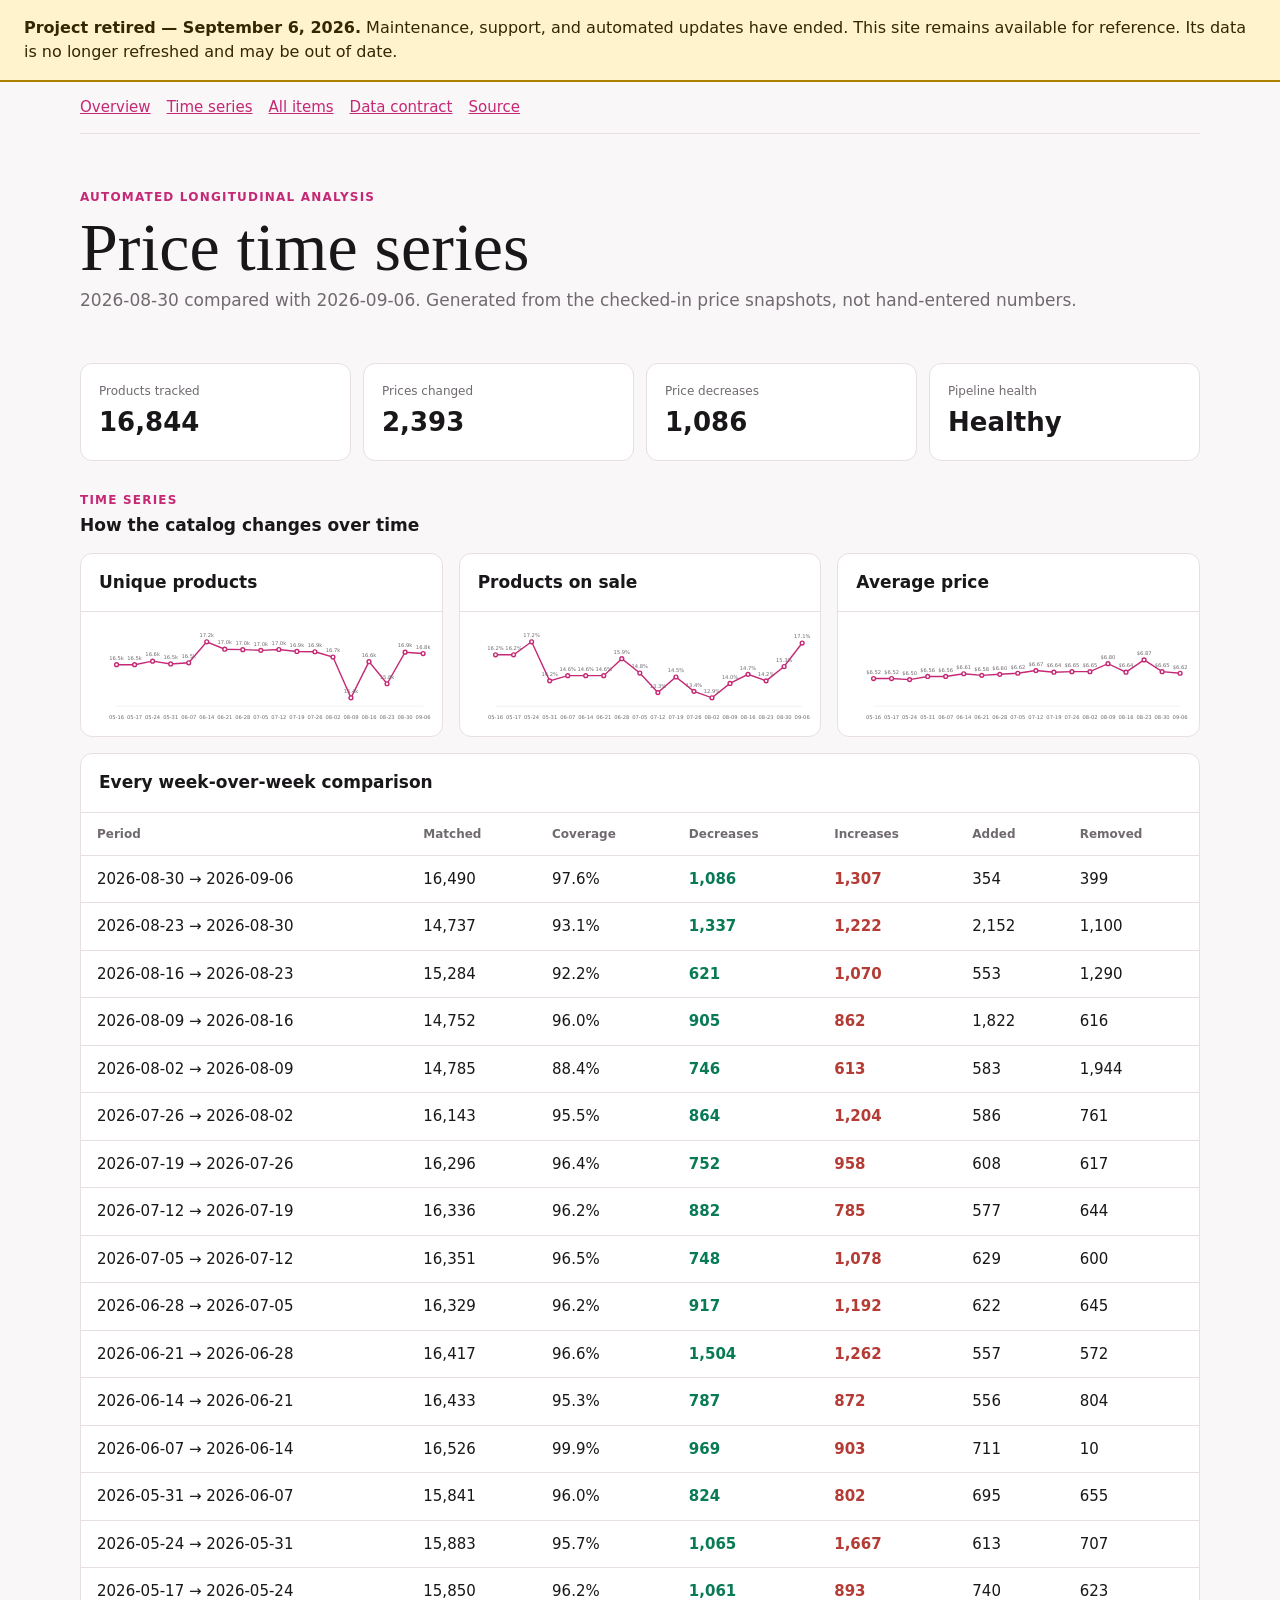
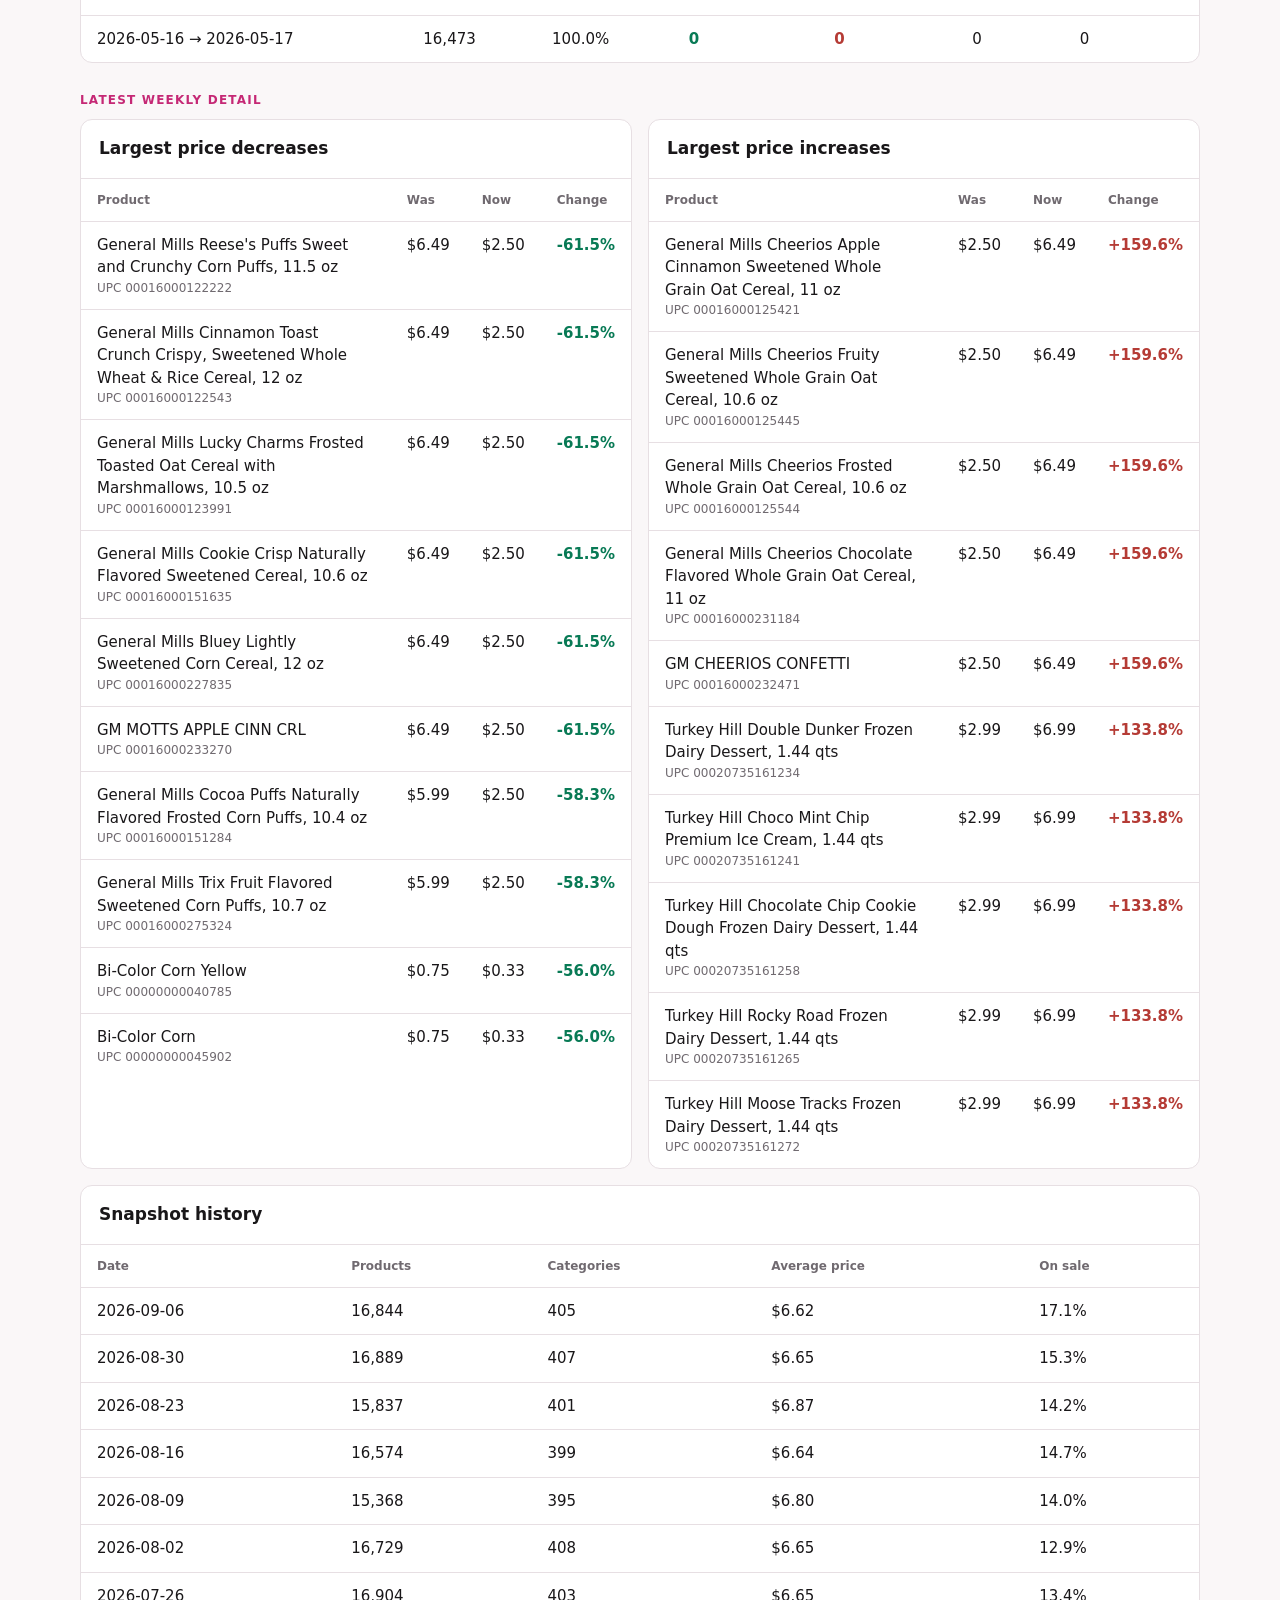
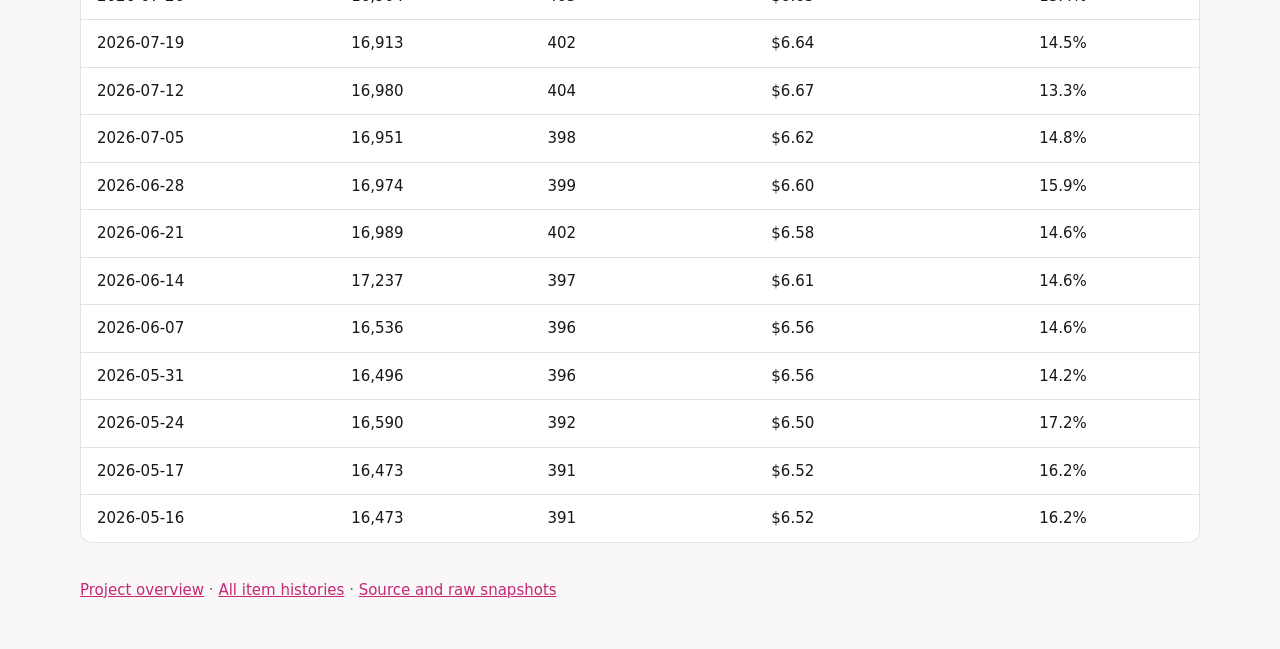
<file: docs/weekly-report.html>
<!doctype html>
<html lang="en">
<head>
  <meta charset="utf-8">
  <meta name="viewport" content="width=device-width, initial-scale=1">
  <meta name="description" content="Automated King Kullen grocery price time series and weekly comparisons.">
  <title>Price Time Series | King Kullen Research</title>
  <style>
    :root { --ink:#191719; --muted:#706a70; --paper:#faf7f8; --card:#fff;
      --line:#e7dfe3; --accent:#c52875; --down:#087a55; --up:#b53b35; }
    * { box-sizing:border-box; }
    body { margin:0; background:var(--paper); color:var(--ink);
      font:15px/1.5 ui-sans-serif,system-ui,-apple-system,sans-serif; }
    header,main,footer { width:min(1120px,calc(100% - 32px)); margin:auto; }
    header { padding:54px 0 28px; }
    a { color:var(--accent); }
    .eyebrow { color:var(--accent); font-size:12px; font-weight:750;
      letter-spacing:.1em; text-transform:uppercase; }
    h1 { margin:7px 0 6px; font:500 clamp(34px,7vw,68px)/1.02 Georgia,serif; }
    .lede { color:var(--muted); margin:0; font-size:17px; }
    .metrics { display:grid; grid-template-columns:repeat(4,1fr); gap:12px;
      margin:22px 0 30px; }
    .metric,.panel { background:var(--card); border:1px solid var(--line);
      border-radius:12px; }
    .metric { padding:18px; }
    .metric span,small { display:block; color:var(--muted); font-size:12px; }
    .metric strong { display:block; font-size:26px; margin-top:3px; }
    .grid { display:grid; grid-template-columns:1fr 1fr; gap:16px; }
    .charts { display:grid; grid-template-columns:repeat(3,1fr); gap:16px; }
    .panel { overflow:hidden; margin-bottom:16px; }
    h2 { font-size:17px; margin:0; padding:16px 18px;
      border-bottom:1px solid var(--line); }
    .scroll { overflow-x:auto; }
    .chart { padding:10px; }
    svg { display:block; width:100%; height:auto; }
    svg line { stroke:var(--line); }
    svg polyline { fill:none; stroke:var(--accent); stroke-width:3; }
    svg circle { fill:var(--card); stroke:var(--accent); stroke-width:3; }
    svg text { fill:var(--muted); font-size:11px; }
    table { border-collapse:collapse; width:100%; }
    th,td { border-bottom:1px solid var(--line); padding:12px 16px;
      text-align:left; vertical-align:top; }
    th { color:var(--muted); font-size:12px; }
    tr:last-child td { border-bottom:0; }
    .down { color:var(--down); font-weight:750; }
    .up { color:var(--up); font-weight:750; }
    footer { color:var(--muted); padding:20px 0 48px; }
    .nav { display:flex; gap:16px; flex-wrap:wrap; width:min(1120px,calc(100% - 32px)); margin:auto; padding:14px 0; border-bottom:1px solid var(--line); }
    @media(max-width:900px) { .charts { grid-template-columns:1fr; } }
    @media(max-width:760px) { .metrics,.grid { grid-template-columns:1fr 1fr; } }
    @media(max-width:520px) { .metrics,.grid { grid-template-columns:1fr; } }
  </style>
</head>
<body>
<!-- project-retirement-notice -->
<aside aria-label="Project retirement notice" style="position:relative;z-index:2147483647;display:block;box-sizing:border-box;width:100%;margin:0;padding:16px 24px;background:#fff3cd;color:#332701;border-bottom:2px solid #ad8000;font:16px/1.5 system-ui,sans-serif;text-align:left">
<strong>Project retired — September 6, 2026.</strong> Maintenance, support, and automated updates have ended. This site remains available for reference. Its data is no longer refreshed and may be out of date.
</aside>

<nav class="nav" aria-label="Primary"><a href="index.html">Overview</a><a href="weekly-report.html" aria-current="page">Time series</a><a href="https://frankiejvaldez.com/projects/kingkullenresearch/catalog-history/" target="_top">All items</a><a href="data/weekly-summary.json" target="_blank" rel="noopener">Data contract</a><a href="https://github.com/frankstop/KingKullenResearch" target="_blank" rel="noopener noreferrer">Source</a></nav>
<header>
  <div class="eyebrow">Automated longitudinal analysis</div>
  <h1>Price time series</h1>
  <p class="lede">2026-08-30 compared with 2026-09-06.
    Generated from the checked-in price snapshots, not hand-entered numbers.</p>
</header>
<main>
  <div class="metrics">
    <div class="metric"><span>Products tracked</span><strong>16,844</strong></div>
    <div class="metric"><span>Prices changed</span><strong>2,393</strong></div>
    <div class="metric"><span>Price decreases</span><strong>1,086</strong></div>
    <div class="metric"><span>Pipeline health</span><strong>Healthy</strong></div>
  </div>
  <section>
    <div class="eyebrow">Time series</div>
    <h2 style="border:0;padding:4px 0 14px">How the catalog changes over time</h2>
    <div class="charts">
      <div class="panel"><h2>Unique products</h2><div class="chart"><svg viewBox="0 0 720 220" role="img" aria-label="Unique products over time">
      <line x1="54" y1="178" x2="702" y2="178" />
      <polyline points="54.0,90.2 92.1,90.2 130.2,82.8 168.4,88.7 206.5,86.2 244.6,41.8 282.7,57.5 320.8,58.4 358.9,59.9 397.1,58.1 435.2,62.3 473.3,62.9 511.4,74.0 549.5,160.2 587.6,83.8 625.8,130.5 663.9,63.8 702.0,66.7" />
      <circle cx="54.0" cy="90.2" r="4"><title>2026-05-16: 16,473.0</title></circle><text class="value-label" x="54.0" y="80.2" text-anchor="middle">16.5k</text><circle cx="92.1" cy="90.2" r="4"><title>2026-05-17: 16,473.0</title></circle><text class="value-label" x="92.1" y="80.2" text-anchor="middle">16.5k</text><circle cx="130.2" cy="82.8" r="4"><title>2026-05-24: 16,590.0</title></circle><text class="value-label" x="130.2" y="72.8" text-anchor="middle">16.6k</text><circle cx="168.4" cy="88.7" r="4"><title>2026-05-31: 16,496.0</title></circle><text class="value-label" x="168.4" y="78.7" text-anchor="middle">16.5k</text><circle cx="206.5" cy="86.2" r="4"><title>2026-06-07: 16,536.0</title></circle><text class="value-label" x="206.5" y="76.2" text-anchor="middle">16.5k</text><circle cx="244.6" cy="41.8" r="4"><title>2026-06-14: 17,237.0</title></circle><text class="value-label" x="244.6" y="31.8" text-anchor="middle">17.2k</text><circle cx="282.7" cy="57.5" r="4"><title>2026-06-21: 16,989.0</title></circle><text class="value-label" x="282.7" y="47.5" text-anchor="middle">17.0k</text><circle cx="320.8" cy="58.4" r="4"><title>2026-06-28: 16,974.0</title></circle><text class="value-label" x="320.8" y="48.4" text-anchor="middle">17.0k</text><circle cx="358.9" cy="59.9" r="4"><title>2026-07-05: 16,951.0</title></circle><text class="value-label" x="358.9" y="49.9" text-anchor="middle">17.0k</text><circle cx="397.1" cy="58.1" r="4"><title>2026-07-12: 16,980.0</title></circle><text class="value-label" x="397.1" y="48.1" text-anchor="middle">17.0k</text><circle cx="435.2" cy="62.3" r="4"><title>2026-07-19: 16,913.0</title></circle><text class="value-label" x="435.2" y="52.3" text-anchor="middle">16.9k</text><circle cx="473.3" cy="62.9" r="4"><title>2026-07-26: 16,904.0</title></circle><text class="value-label" x="473.3" y="52.9" text-anchor="middle">16.9k</text><circle cx="511.4" cy="74.0" r="4"><title>2026-08-02: 16,729.0</title></circle><text class="value-label" x="511.4" y="64.0" text-anchor="middle">16.7k</text><circle cx="549.5" cy="160.2" r="4"><title>2026-08-09: 15,368.0</title></circle><text class="value-label" x="549.5" y="150.2" text-anchor="middle">15.4k</text><circle cx="587.6" cy="83.8" r="4"><title>2026-08-16: 16,574.0</title></circle><text class="value-label" x="587.6" y="73.8" text-anchor="middle">16.6k</text><circle cx="625.8" cy="130.5" r="4"><title>2026-08-23: 15,837.0</title></circle><text class="value-label" x="625.8" y="120.5" text-anchor="middle">15.8k</text><circle cx="663.9" cy="63.8" r="4"><title>2026-08-30: 16,889.0</title></circle><text class="value-label" x="663.9" y="53.8" text-anchor="middle">16.9k</text><circle cx="702.0" cy="66.7" r="4"><title>2026-09-06: 16,844.0</title></circle><text class="value-label" x="702.0" y="56.7" text-anchor="middle">16.8k</text><text x="54.0" y="206" text-anchor="middle">05-16</text><text x="92.1" y="206" text-anchor="middle">05-17</text><text x="130.2" y="206" text-anchor="middle">05-24</text><text x="168.4" y="206" text-anchor="middle">05-31</text><text x="206.5" y="206" text-anchor="middle">06-07</text><text x="244.6" y="206" text-anchor="middle">06-14</text><text x="282.7" y="206" text-anchor="middle">06-21</text><text x="320.8" y="206" text-anchor="middle">06-28</text><text x="358.9" y="206" text-anchor="middle">07-05</text><text x="397.1" y="206" text-anchor="middle">07-12</text><text x="435.2" y="206" text-anchor="middle">07-19</text><text x="473.3" y="206" text-anchor="middle">07-26</text><text x="511.4" y="206" text-anchor="middle">08-02</text><text x="549.5" y="206" text-anchor="middle">08-09</text><text x="587.6" y="206" text-anchor="middle">08-16</text><text x="625.8" y="206" text-anchor="middle">08-23</text><text x="663.9" y="206" text-anchor="middle">08-30</text><text x="702.0" y="206" text-anchor="middle">09-06</text>
    </svg></div></div>
      <div class="panel"><h2>Products on sale</h2><div class="chart"><svg viewBox="0 0 720 220" role="img" aria-label="Products on sale over time">
      <line x1="54" y1="178" x2="702" y2="178" />
      <polyline points="54.0,69.3 92.1,69.3 130.2,41.8 168.4,124.4 206.5,113.4 244.6,113.4 282.7,113.4 320.8,77.6 358.9,107.9 397.1,149.2 435.2,116.2 473.3,146.5 511.4,160.2 549.5,129.9 587.6,110.6 625.8,124.4 663.9,94.1 702.0,44.5" />
      <circle cx="54.0" cy="69.3" r="4"><title>2026-05-16: 16.2%</title></circle><text class="value-label" x="54.0" y="59.3" text-anchor="middle">16.2%</text><circle cx="92.1" cy="69.3" r="4"><title>2026-05-17: 16.2%</title></circle><text class="value-label" x="92.1" y="59.3" text-anchor="middle">16.2%</text><circle cx="130.2" cy="41.8" r="4"><title>2026-05-24: 17.2%</title></circle><text class="value-label" x="130.2" y="31.8" text-anchor="middle">17.2%</text><circle cx="168.4" cy="124.4" r="4"><title>2026-05-31: 14.2%</title></circle><text class="value-label" x="168.4" y="114.4" text-anchor="middle">14.2%</text><circle cx="206.5" cy="113.4" r="4"><title>2026-06-07: 14.6%</title></circle><text class="value-label" x="206.5" y="103.4" text-anchor="middle">14.6%</text><circle cx="244.6" cy="113.4" r="4"><title>2026-06-14: 14.6%</title></circle><text class="value-label" x="244.6" y="103.4" text-anchor="middle">14.6%</text><circle cx="282.7" cy="113.4" r="4"><title>2026-06-21: 14.6%</title></circle><text class="value-label" x="282.7" y="103.4" text-anchor="middle">14.6%</text><circle cx="320.8" cy="77.6" r="4"><title>2026-06-28: 15.9%</title></circle><text class="value-label" x="320.8" y="67.6" text-anchor="middle">15.9%</text><circle cx="358.9" cy="107.9" r="4"><title>2026-07-05: 14.8%</title></circle><text class="value-label" x="358.9" y="97.9" text-anchor="middle">14.8%</text><circle cx="397.1" cy="149.2" r="4"><title>2026-07-12: 13.3%</title></circle><text class="value-label" x="397.1" y="139.2" text-anchor="middle">13.3%</text><circle cx="435.2" cy="116.2" r="4"><title>2026-07-19: 14.5%</title></circle><text class="value-label" x="435.2" y="106.2" text-anchor="middle">14.5%</text><circle cx="473.3" cy="146.5" r="4"><title>2026-07-26: 13.4%</title></circle><text class="value-label" x="473.3" y="136.5" text-anchor="middle">13.4%</text><circle cx="511.4" cy="160.2" r="4"><title>2026-08-02: 12.9%</title></circle><text class="value-label" x="511.4" y="150.2" text-anchor="middle">12.9%</text><circle cx="549.5" cy="129.9" r="4"><title>2026-08-09: 14.0%</title></circle><text class="value-label" x="549.5" y="119.9" text-anchor="middle">14.0%</text><circle cx="587.6" cy="110.6" r="4"><title>2026-08-16: 14.7%</title></circle><text class="value-label" x="587.6" y="100.6" text-anchor="middle">14.7%</text><circle cx="625.8" cy="124.4" r="4"><title>2026-08-23: 14.2%</title></circle><text class="value-label" x="625.8" y="114.4" text-anchor="middle">14.2%</text><circle cx="663.9" cy="94.1" r="4"><title>2026-08-30: 15.3%</title></circle><text class="value-label" x="663.9" y="84.1" text-anchor="middle">15.3%</text><circle cx="702.0" cy="44.5" r="4"><title>2026-09-06: 17.1%</title></circle><text class="value-label" x="702.0" y="34.5" text-anchor="middle">17.1%</text><text x="54.0" y="206" text-anchor="middle">05-16</text><text x="92.1" y="206" text-anchor="middle">05-17</text><text x="130.2" y="206" text-anchor="middle">05-24</text><text x="168.4" y="206" text-anchor="middle">05-31</text><text x="206.5" y="206" text-anchor="middle">06-07</text><text x="244.6" y="206" text-anchor="middle">06-14</text><text x="282.7" y="206" text-anchor="middle">06-21</text><text x="320.8" y="206" text-anchor="middle">06-28</text><text x="358.9" y="206" text-anchor="middle">07-05</text><text x="397.1" y="206" text-anchor="middle">07-12</text><text x="435.2" y="206" text-anchor="middle">07-19</text><text x="473.3" y="206" text-anchor="middle">07-26</text><text x="511.4" y="206" text-anchor="middle">08-02</text><text x="549.5" y="206" text-anchor="middle">08-09</text><text x="587.6" y="206" text-anchor="middle">08-16</text><text x="625.8" y="206" text-anchor="middle">08-23</text><text x="663.9" y="206" text-anchor="middle">08-30</text><text x="702.0" y="206" text-anchor="middle">09-06</text>
    </svg></div></div>
      <div class="panel"><h2>Average price</h2><div class="chart"><svg viewBox="0 0 720 220" role="img" aria-label="Average catalog price over time">
      <line x1="54" y1="178" x2="702" y2="178" />
      <polyline points="54.0,119.5 92.1,119.5 130.2,121.8 168.4,115.1 206.5,115.1 244.6,109.4 282.7,112.8 320.8,110.6 358.9,108.3 397.1,102.7 435.2,106.1 473.3,104.9 511.4,104.9 549.5,88.1 587.6,106.1 625.8,80.2 663.9,104.9 702.0,108.3" />
      <circle cx="54.0" cy="119.5" r="4"><title>2026-05-16: 6.5</title></circle><text class="value-label" x="54.0" y="109.5" text-anchor="middle">$6.52</text><circle cx="92.1" cy="119.5" r="4"><title>2026-05-17: 6.5</title></circle><text class="value-label" x="92.1" y="109.5" text-anchor="middle">$6.52</text><circle cx="130.2" cy="121.8" r="4"><title>2026-05-24: 6.5</title></circle><text class="value-label" x="130.2" y="111.8" text-anchor="middle">$6.50</text><circle cx="168.4" cy="115.1" r="4"><title>2026-05-31: 6.6</title></circle><text class="value-label" x="168.4" y="105.1" text-anchor="middle">$6.56</text><circle cx="206.5" cy="115.1" r="4"><title>2026-06-07: 6.6</title></circle><text class="value-label" x="206.5" y="105.1" text-anchor="middle">$6.56</text><circle cx="244.6" cy="109.4" r="4"><title>2026-06-14: 6.6</title></circle><text class="value-label" x="244.6" y="99.4" text-anchor="middle">$6.61</text><circle cx="282.7" cy="112.8" r="4"><title>2026-06-21: 6.6</title></circle><text class="value-label" x="282.7" y="102.8" text-anchor="middle">$6.58</text><circle cx="320.8" cy="110.6" r="4"><title>2026-06-28: 6.6</title></circle><text class="value-label" x="320.8" y="100.6" text-anchor="middle">$6.60</text><circle cx="358.9" cy="108.3" r="4"><title>2026-07-05: 6.6</title></circle><text class="value-label" x="358.9" y="98.3" text-anchor="middle">$6.62</text><circle cx="397.1" cy="102.7" r="4"><title>2026-07-12: 6.7</title></circle><text class="value-label" x="397.1" y="92.7" text-anchor="middle">$6.67</text><circle cx="435.2" cy="106.1" r="4"><title>2026-07-19: 6.6</title></circle><text class="value-label" x="435.2" y="96.1" text-anchor="middle">$6.64</text><circle cx="473.3" cy="104.9" r="4"><title>2026-07-26: 6.7</title></circle><text class="value-label" x="473.3" y="94.9" text-anchor="middle">$6.65</text><circle cx="511.4" cy="104.9" r="4"><title>2026-08-02: 6.7</title></circle><text class="value-label" x="511.4" y="94.9" text-anchor="middle">$6.65</text><circle cx="549.5" cy="88.1" r="4"><title>2026-08-09: 6.8</title></circle><text class="value-label" x="549.5" y="78.1" text-anchor="middle">$6.80</text><circle cx="587.6" cy="106.1" r="4"><title>2026-08-16: 6.6</title></circle><text class="value-label" x="587.6" y="96.1" text-anchor="middle">$6.64</text><circle cx="625.8" cy="80.2" r="4"><title>2026-08-23: 6.9</title></circle><text class="value-label" x="625.8" y="70.2" text-anchor="middle">$6.87</text><circle cx="663.9" cy="104.9" r="4"><title>2026-08-30: 6.7</title></circle><text class="value-label" x="663.9" y="94.9" text-anchor="middle">$6.65</text><circle cx="702.0" cy="108.3" r="4"><title>2026-09-06: 6.6</title></circle><text class="value-label" x="702.0" y="98.3" text-anchor="middle">$6.62</text><text x="54.0" y="206" text-anchor="middle">05-16</text><text x="92.1" y="206" text-anchor="middle">05-17</text><text x="130.2" y="206" text-anchor="middle">05-24</text><text x="168.4" y="206" text-anchor="middle">05-31</text><text x="206.5" y="206" text-anchor="middle">06-07</text><text x="244.6" y="206" text-anchor="middle">06-14</text><text x="282.7" y="206" text-anchor="middle">06-21</text><text x="320.8" y="206" text-anchor="middle">06-28</text><text x="358.9" y="206" text-anchor="middle">07-05</text><text x="397.1" y="206" text-anchor="middle">07-12</text><text x="435.2" y="206" text-anchor="middle">07-19</text><text x="473.3" y="206" text-anchor="middle">07-26</text><text x="511.4" y="206" text-anchor="middle">08-02</text><text x="549.5" y="206" text-anchor="middle">08-09</text><text x="587.6" y="206" text-anchor="middle">08-16</text><text x="625.8" y="206" text-anchor="middle">08-23</text><text x="663.9" y="206" text-anchor="middle">08-30</text><text x="702.0" y="206" text-anchor="middle">09-06</text>
    </svg></div></div>
    </div>
  </section>
  <section class="panel"><h2>Every week-over-week comparison</h2><div class="scroll">
    <table><thead><tr><th>Period</th><th>Matched</th><th>Coverage</th>
      <th>Decreases</th><th>Increases</th><th>Added</th><th>Removed</th></tr></thead>
      <tbody><tr><td>2026-08-30 → 2026-09-06</td><td>16,490</td><td>97.6%</td><td class="down">1,086</td><td class="up">1,307</td><td>354</td><td>399</td></tr><tr><td>2026-08-23 → 2026-08-30</td><td>14,737</td><td>93.1%</td><td class="down">1,337</td><td class="up">1,222</td><td>2,152</td><td>1,100</td></tr><tr><td>2026-08-16 → 2026-08-23</td><td>15,284</td><td>92.2%</td><td class="down">621</td><td class="up">1,070</td><td>553</td><td>1,290</td></tr><tr><td>2026-08-09 → 2026-08-16</td><td>14,752</td><td>96.0%</td><td class="down">905</td><td class="up">862</td><td>1,822</td><td>616</td></tr><tr><td>2026-08-02 → 2026-08-09</td><td>14,785</td><td>88.4%</td><td class="down">746</td><td class="up">613</td><td>583</td><td>1,944</td></tr><tr><td>2026-07-26 → 2026-08-02</td><td>16,143</td><td>95.5%</td><td class="down">864</td><td class="up">1,204</td><td>586</td><td>761</td></tr><tr><td>2026-07-19 → 2026-07-26</td><td>16,296</td><td>96.4%</td><td class="down">752</td><td class="up">958</td><td>608</td><td>617</td></tr><tr><td>2026-07-12 → 2026-07-19</td><td>16,336</td><td>96.2%</td><td class="down">882</td><td class="up">785</td><td>577</td><td>644</td></tr><tr><td>2026-07-05 → 2026-07-12</td><td>16,351</td><td>96.5%</td><td class="down">748</td><td class="up">1,078</td><td>629</td><td>600</td></tr><tr><td>2026-06-28 → 2026-07-05</td><td>16,329</td><td>96.2%</td><td class="down">917</td><td class="up">1,192</td><td>622</td><td>645</td></tr><tr><td>2026-06-21 → 2026-06-28</td><td>16,417</td><td>96.6%</td><td class="down">1,504</td><td class="up">1,262</td><td>557</td><td>572</td></tr><tr><td>2026-06-14 → 2026-06-21</td><td>16,433</td><td>95.3%</td><td class="down">787</td><td class="up">872</td><td>556</td><td>804</td></tr><tr><td>2026-06-07 → 2026-06-14</td><td>16,526</td><td>99.9%</td><td class="down">969</td><td class="up">903</td><td>711</td><td>10</td></tr><tr><td>2026-05-31 → 2026-06-07</td><td>15,841</td><td>96.0%</td><td class="down">824</td><td class="up">802</td><td>695</td><td>655</td></tr><tr><td>2026-05-24 → 2026-05-31</td><td>15,883</td><td>95.7%</td><td class="down">1,065</td><td class="up">1,667</td><td>613</td><td>707</td></tr><tr><td>2026-05-17 → 2026-05-24</td><td>15,850</td><td>96.2%</td><td class="down">1,061</td><td class="up">893</td><td>740</td><td>623</td></tr><tr><td>2026-05-16 → 2026-05-17</td><td>16,473</td><td>100.0%</td><td class="down">0</td><td class="up">0</td><td>0</td><td>0</td></tr></tbody></table>
  </div></section>
  <div class="eyebrow" style="margin:28px 0 10px">Latest weekly detail</div>
  <div class="grid">
    <section class="panel"><h2>Largest price decreases</h2><div class="scroll">
      <table><thead><tr><th>Product</th><th>Was</th><th>Now</th><th>Change</th></tr></thead>
      <tbody><tr><td>General Mills Reese&#x27;s Puffs Sweet and Crunchy Corn Puffs, 11.5 oz<small>UPC 00016000122222</small></td><td>$6.49</td><td>$2.50</td><td class="down">-61.5%</td></tr><tr><td>General Mills Cinnamon Toast Crunch Crispy, Sweetened Whole Wheat &amp; Rice Cereal, 12 oz<small>UPC 00016000122543</small></td><td>$6.49</td><td>$2.50</td><td class="down">-61.5%</td></tr><tr><td>General Mills Lucky Charms Frosted Toasted Oat Cereal with Marshmallows, 10.5 oz<small>UPC 00016000123991</small></td><td>$6.49</td><td>$2.50</td><td class="down">-61.5%</td></tr><tr><td>General Mills Cookie Crisp Naturally Flavored Sweetened Cereal, 10.6 oz<small>UPC 00016000151635</small></td><td>$6.49</td><td>$2.50</td><td class="down">-61.5%</td></tr><tr><td>General Mills Bluey Lightly Sweetened Corn Cereal, 12 oz<small>UPC 00016000227835</small></td><td>$6.49</td><td>$2.50</td><td class="down">-61.5%</td></tr><tr><td>GM MOTTS APPLE CINN CRL<small>UPC 00016000233270</small></td><td>$6.49</td><td>$2.50</td><td class="down">-61.5%</td></tr><tr><td>General Mills Cocoa Puffs Naturally Flavored Frosted Corn Puffs, 10.4 oz<small>UPC 00016000151284</small></td><td>$5.99</td><td>$2.50</td><td class="down">-58.3%</td></tr><tr><td>General Mills Trix Fruit Flavored Sweetened Corn Puffs, 10.7 oz<small>UPC 00016000275324</small></td><td>$5.99</td><td>$2.50</td><td class="down">-58.3%</td></tr><tr><td>Bi-Color Corn Yellow<small>UPC 00000000040785</small></td><td>$0.75</td><td>$0.33</td><td class="down">-56.0%</td></tr><tr><td>Bi-Color Corn<small>UPC 00000000045902</small></td><td>$0.75</td><td>$0.33</td><td class="down">-56.0%</td></tr></tbody></table>
    </div></section>
    <section class="panel"><h2>Largest price increases</h2><div class="scroll">
      <table><thead><tr><th>Product</th><th>Was</th><th>Now</th><th>Change</th></tr></thead>
      <tbody><tr><td>General Mills Cheerios Apple Cinnamon Sweetened Whole Grain Oat Cereal, 11 oz<small>UPC 00016000125421</small></td><td>$2.50</td><td>$6.49</td><td class="up">+159.6%</td></tr><tr><td>General Mills Cheerios Fruity Sweetened Whole Grain Oat Cereal, 10.6 oz<small>UPC 00016000125445</small></td><td>$2.50</td><td>$6.49</td><td class="up">+159.6%</td></tr><tr><td>General Mills Cheerios Frosted Whole Grain Oat Cereal, 10.6 oz<small>UPC 00016000125544</small></td><td>$2.50</td><td>$6.49</td><td class="up">+159.6%</td></tr><tr><td>General Mills Cheerios Chocolate Flavored Whole Grain Oat Cereal, 11 oz<small>UPC 00016000231184</small></td><td>$2.50</td><td>$6.49</td><td class="up">+159.6%</td></tr><tr><td>GM CHEERIOS CONFETTI<small>UPC 00016000232471</small></td><td>$2.50</td><td>$6.49</td><td class="up">+159.6%</td></tr><tr><td>Turkey Hill Double Dunker Frozen Dairy Dessert, 1.44 qts<small>UPC 00020735161234</small></td><td>$2.99</td><td>$6.99</td><td class="up">+133.8%</td></tr><tr><td>Turkey Hill Choco Mint Chip Premium Ice Cream, 1.44 qts<small>UPC 00020735161241</small></td><td>$2.99</td><td>$6.99</td><td class="up">+133.8%</td></tr><tr><td>Turkey Hill Chocolate Chip Cookie Dough Frozen Dairy Dessert, 1.44 qts<small>UPC 00020735161258</small></td><td>$2.99</td><td>$6.99</td><td class="up">+133.8%</td></tr><tr><td>Turkey Hill Rocky Road Frozen Dairy Dessert, 1.44 qts<small>UPC 00020735161265</small></td><td>$2.99</td><td>$6.99</td><td class="up">+133.8%</td></tr><tr><td>Turkey Hill Moose Tracks Frozen Dairy Dessert, 1.44 qts<small>UPC 00020735161272</small></td><td>$2.99</td><td>$6.99</td><td class="up">+133.8%</td></tr></tbody></table>
    </div></section>
  </div>
  <section class="panel"><h2>Snapshot history</h2><div class="scroll">
    <table><thead><tr><th>Date</th><th>Products</th><th>Categories</th>
      <th>Average price</th><th>On sale</th></tr></thead><tbody><tr><td>2026-09-06</td><td>16,844</td><td>405</td><td>$6.62</td><td>17.1%</td></tr><tr><td>2026-08-30</td><td>16,889</td><td>407</td><td>$6.65</td><td>15.3%</td></tr><tr><td>2026-08-23</td><td>15,837</td><td>401</td><td>$6.87</td><td>14.2%</td></tr><tr><td>2026-08-16</td><td>16,574</td><td>399</td><td>$6.64</td><td>14.7%</td></tr><tr><td>2026-08-09</td><td>15,368</td><td>395</td><td>$6.80</td><td>14.0%</td></tr><tr><td>2026-08-02</td><td>16,729</td><td>408</td><td>$6.65</td><td>12.9%</td></tr><tr><td>2026-07-26</td><td>16,904</td><td>403</td><td>$6.65</td><td>13.4%</td></tr><tr><td>2026-07-19</td><td>16,913</td><td>402</td><td>$6.64</td><td>14.5%</td></tr><tr><td>2026-07-12</td><td>16,980</td><td>404</td><td>$6.67</td><td>13.3%</td></tr><tr><td>2026-07-05</td><td>16,951</td><td>398</td><td>$6.62</td><td>14.8%</td></tr><tr><td>2026-06-28</td><td>16,974</td><td>399</td><td>$6.60</td><td>15.9%</td></tr><tr><td>2026-06-21</td><td>16,989</td><td>402</td><td>$6.58</td><td>14.6%</td></tr><tr><td>2026-06-14</td><td>17,237</td><td>397</td><td>$6.61</td><td>14.6%</td></tr><tr><td>2026-06-07</td><td>16,536</td><td>396</td><td>$6.56</td><td>14.6%</td></tr><tr><td>2026-05-31</td><td>16,496</td><td>396</td><td>$6.56</td><td>14.2%</td></tr><tr><td>2026-05-24</td><td>16,590</td><td>392</td><td>$6.50</td><td>17.2%</td></tr><tr><td>2026-05-17</td><td>16,473</td><td>391</td><td>$6.52</td><td>16.2%</td></tr><tr><td>2026-05-16</td><td>16,473</td><td>391</td><td>$6.52</td><td>16.2%</td></tr></tbody></table>
  </div></section>
</main>
<footer><a href="./">Project overview</a> · <a href="catalog-history.html">All item histories</a> · <a href="https://github.com/frankstop/KingKullenResearch" target="_blank" rel="noopener noreferrer">Source and raw snapshots</a></footer>
</body>
</html>
</file>
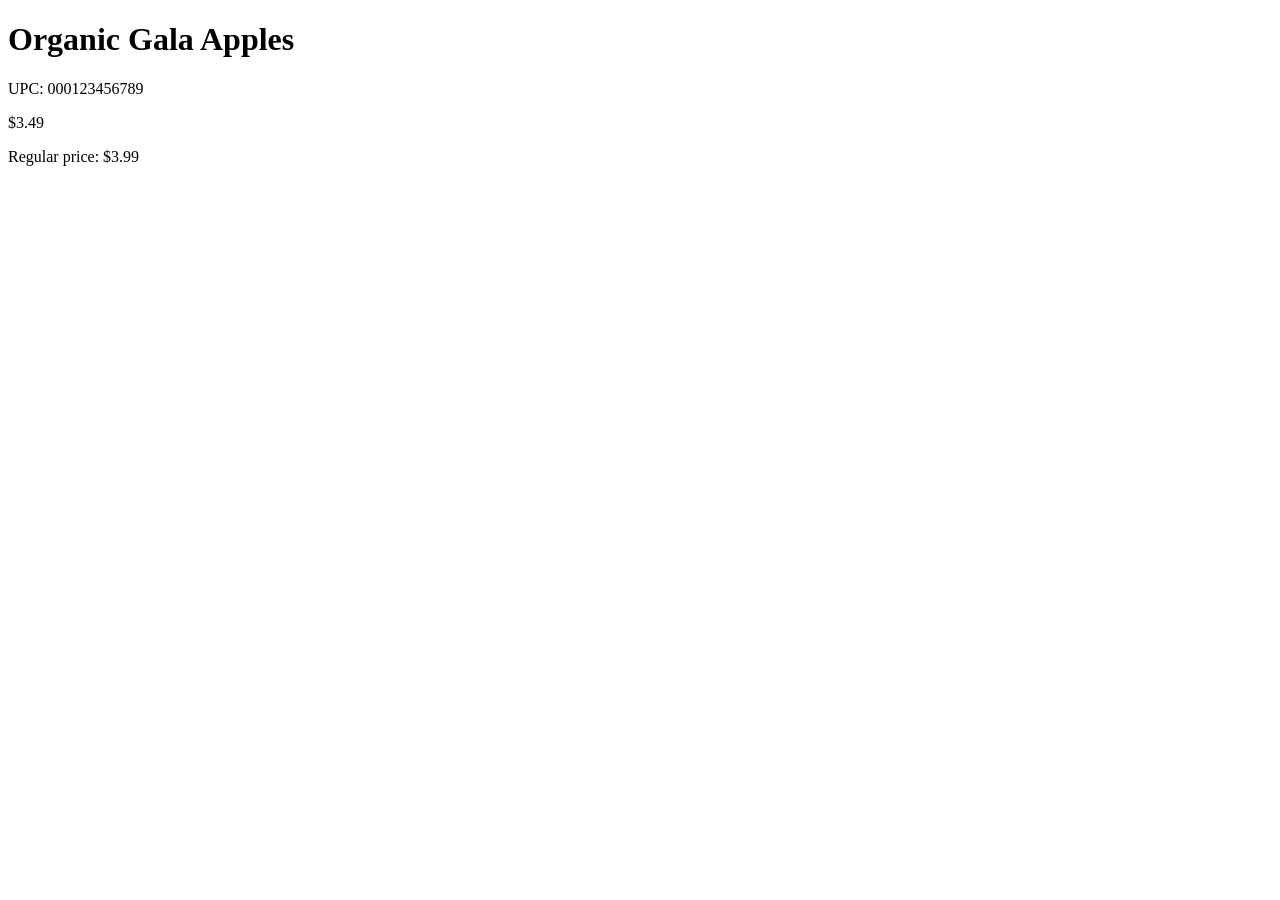
<file: fixtures/sample_product.html>
<!doctype html>
<html lang="en">
  <head>
    <meta charset="utf-8">
    <meta name="store" content="North Market">
    <meta name="timestamp" content="2026-05-14T15:30:00-04:00">
    <title>Organic Gala Apples | North Market</title>
  </head>
  <body>
    <main class="product-page">
      <h1 data-field="name">
        Organic Gala Apples
      </h1>
      <p data-field="upc">UPC: 000123456789</p>
      <p data-field="current-price">$3.49</p>
      <p data-field="regular-price">Regular price: $3.99</p>
    </main>
  </body>
</html>
</file>
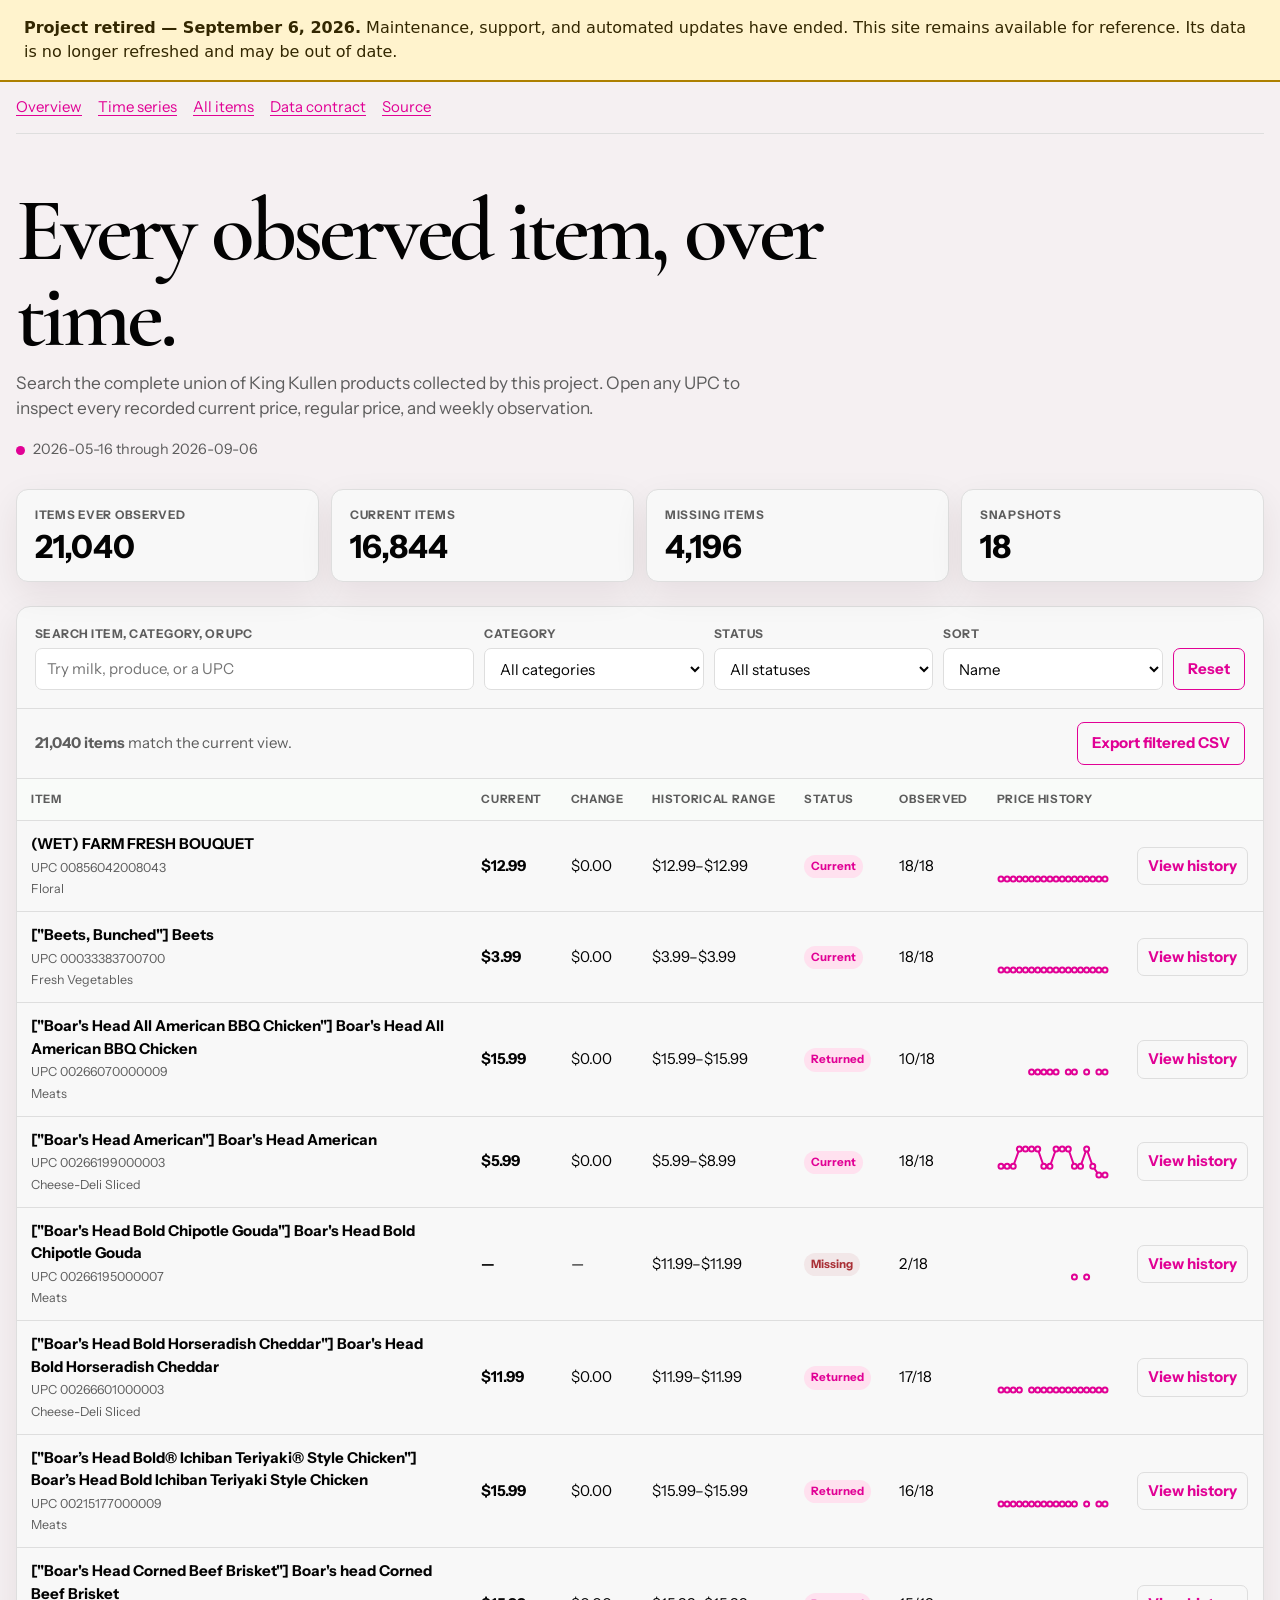
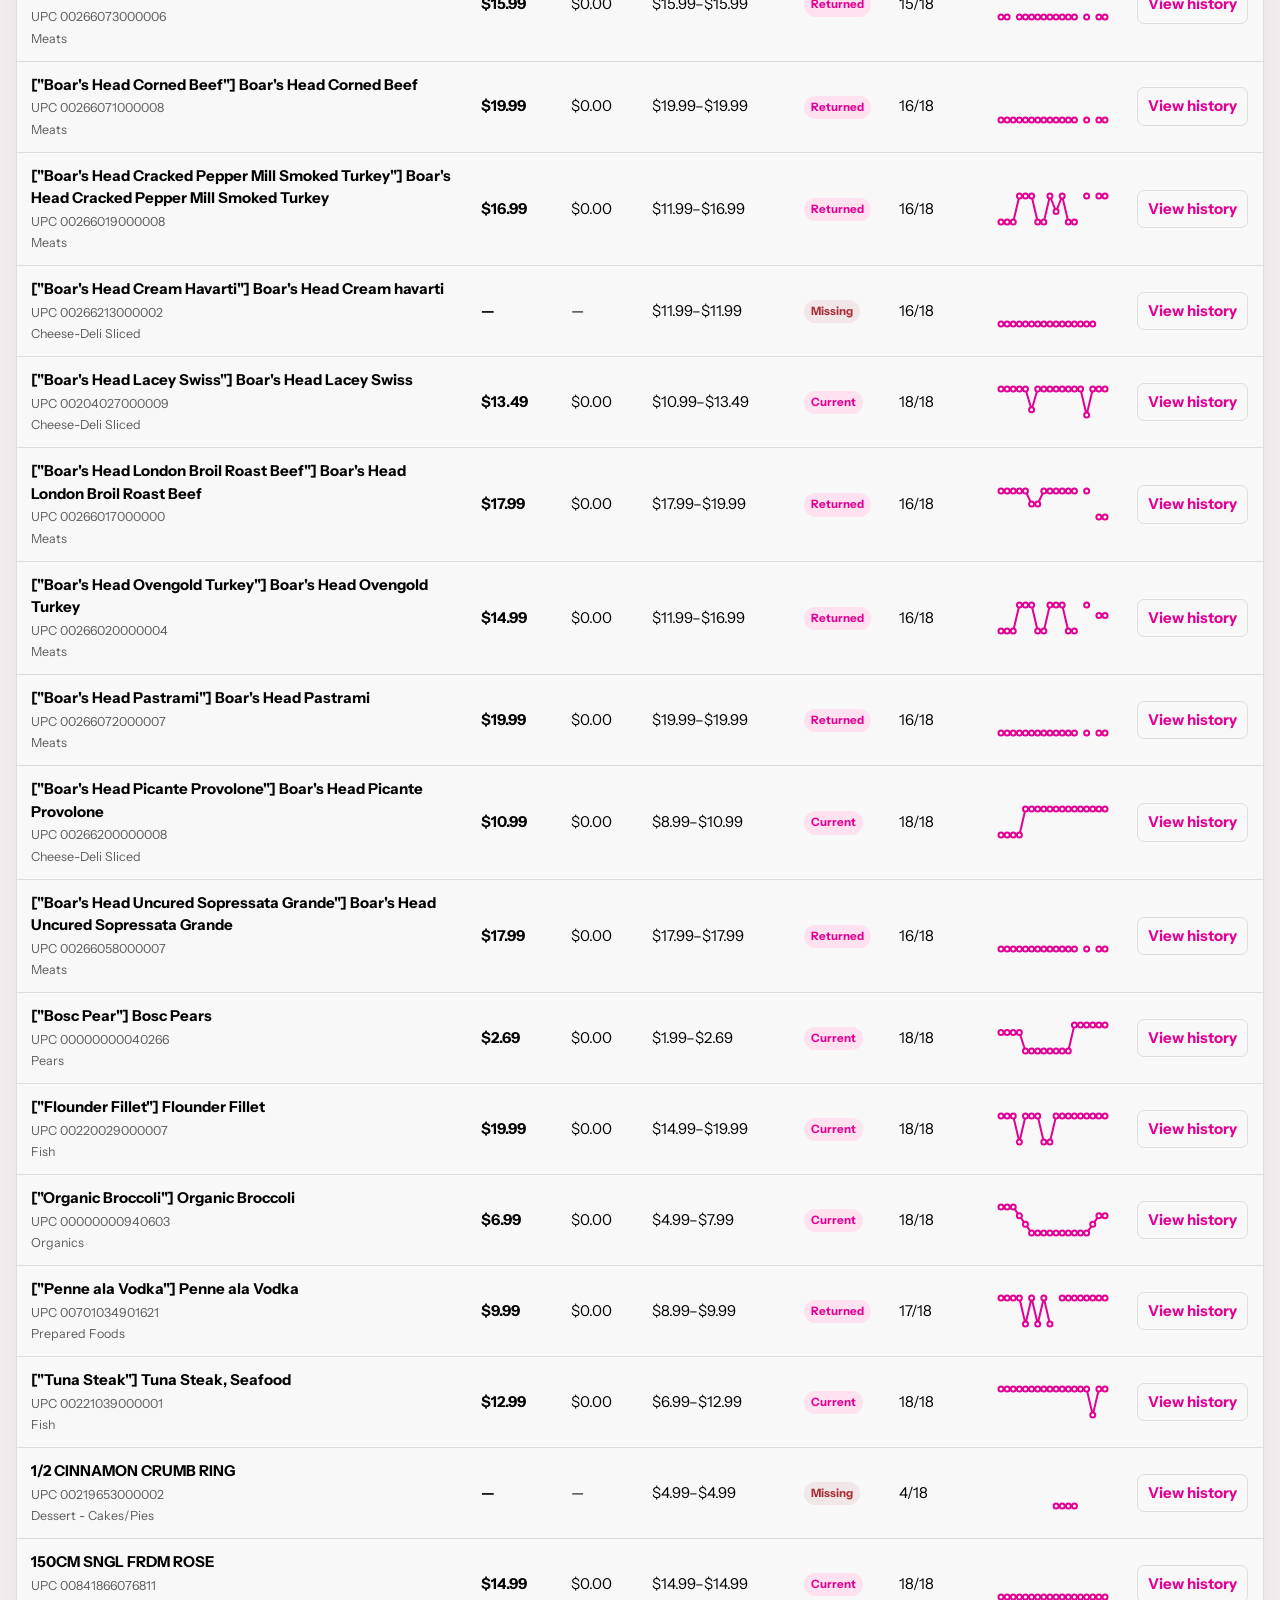
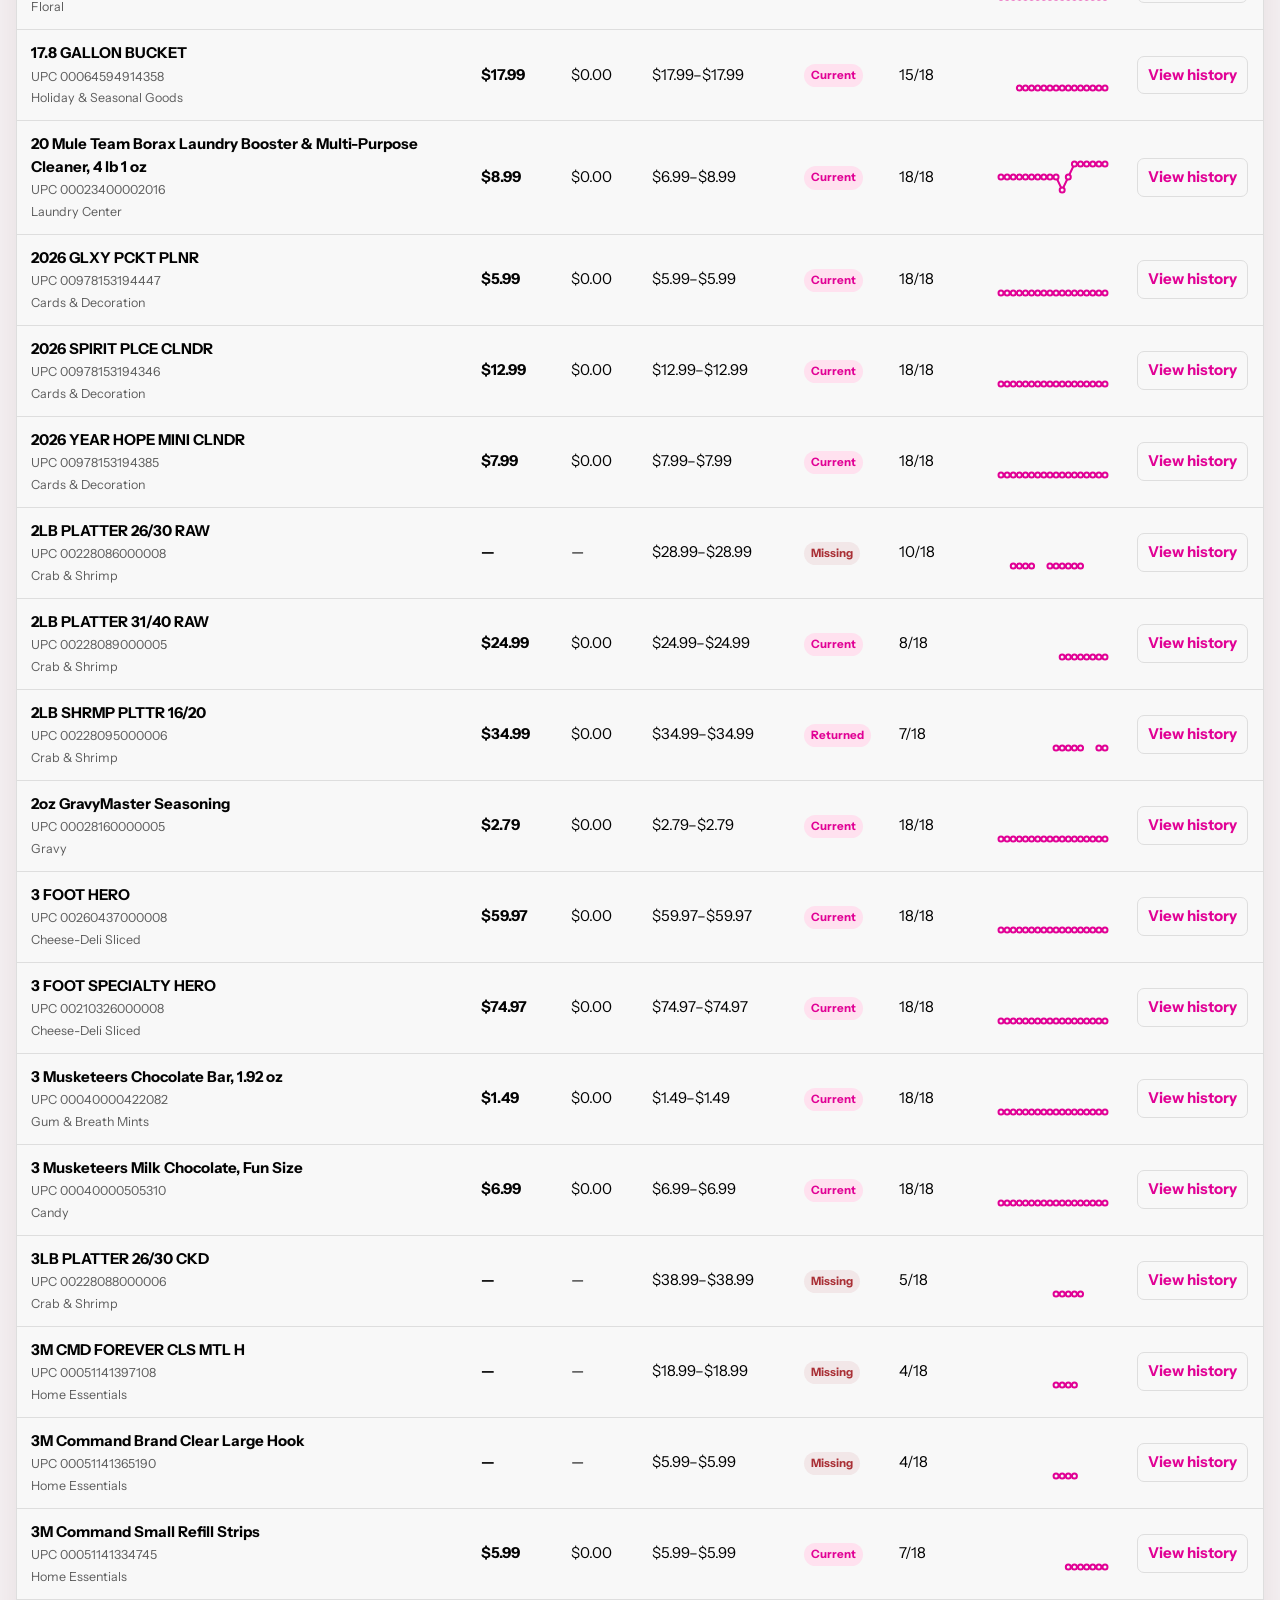
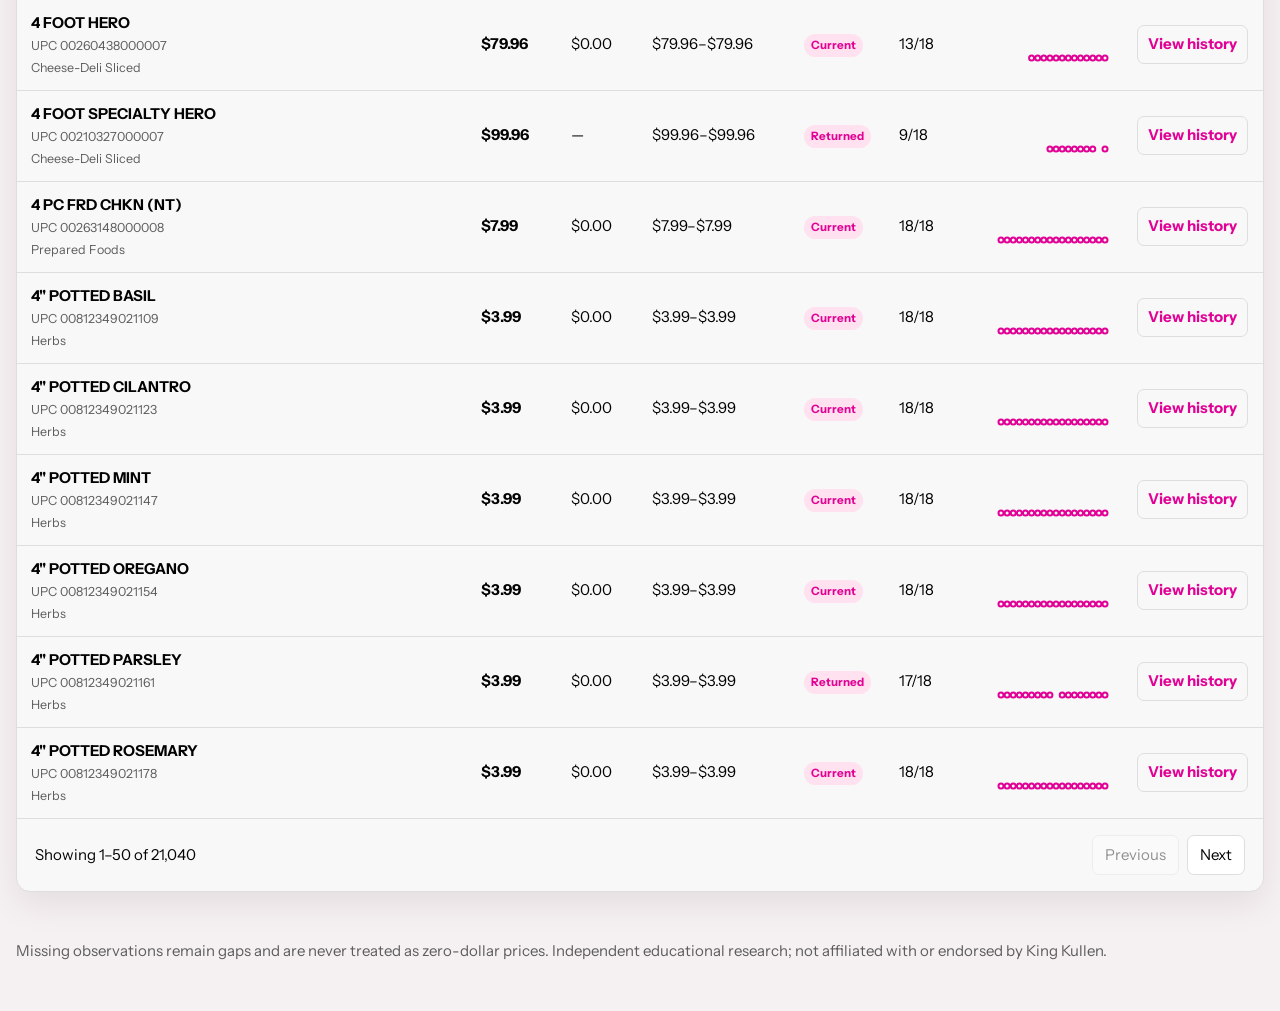
<file: docs/old-site/catalog-history.html>
<!doctype html>
<html lang="en">
<head>
  <meta charset="utf-8">
  <meta name="viewport" content="width=device-width,initial-scale=1">
  <meta name="description" content="Search every King Kullen product observed by this research project and inspect its complete weekly price history.">
  <meta name="robots" content="index, follow">
  <link rel="canonical" href="https://frankiejvaldez.com/KingKullenResearch/old-site/catalog-history.html">
  <title>All Item Price History | King Kullen Research</title>
  <link rel="preconnect" href="https://fonts.googleapis.com">
  <link rel="preconnect" href="https://fonts.gstatic.com" crossorigin>
  <link href="https://fonts.googleapis.com/css2?family=Cormorant+Garamond:ital,wght@0,400;0,500;1,300&family=Instrument+Sans:wght@400;500;600&display=swap" rel="stylesheet">
  <link rel="stylesheet" href="assets/catalog-history.css">
  <style>:root{--ink:oklch(10% 0 0);--muted:oklch(48% 0 0);--paper:oklch(96% .005 350);--card:oklch(98% 0 0);--line:oklch(90% 0 0);--accent:oklch(60% .25 350);--accent-soft:oklch(94% .04 350);--danger:#a92f35;--shadow:0 12px 34px rgba(45,8,30,.08);--display:"Cormorant Garamond",Georgia,serif;--body:"Instrument Sans",system-ui,sans-serif}</style>
  <script async src="https://www.googletagmanager.com/gtag/js?id=G-RSVR6Y389R"></script>
  <script>window.dataLayer=window.dataLayer||[];function gtag(){dataLayer.push(arguments)}window.gtag=gtag;gtag("js",new Date);gtag("config","G-RSVR6Y389R")</script>
  <script defer src="assets/catalog-history.js"></script>
</head>
<body>
<!-- project-retirement-notice -->
<aside aria-label="Project retirement notice" style="position:relative;z-index:2147483647;display:block;box-sizing:border-box;width:100%;margin:0;padding:16px 24px;background:#fff3cd;color:#332701;border-bottom:2px solid #ad8000;font:16px/1.5 system-ui,sans-serif;text-align:left">
<strong>Project retired — September 6, 2026.</strong> Maintenance, support, and automated updates have ended. This site remains available for reference. Its data is no longer refreshed and may be out of date.
</aside>

  <a class="skip" href="#main">Skip to catalog</a>
  <nav class="shell nav" aria-label="Primary"><a href="index.html">Overview</a><a href="weekly-report.html">Time series</a><a href="catalog-history.html" aria-current="page">All items</a><a href="data/weekly-summary.json" target="_blank" rel="noopener">Data contract</a><a href="https://github.com/frankstop/KingKullenResearch" target="_blank" rel="noopener noreferrer">Source</a></nav>
  <header class="shell hero"><h1>Every observed item, over time.</h1><p>Search the complete union of King Kullen products collected by this project. Open any UPC to inspect every recorded current price, regular price, and weekly observation.</p><div class="freshness" id="freshness">Loading observation range…</div></header>
  <main class="shell" id="main">
    <section class="metrics" aria-label="Catalog history summary"><div class="metric"><span>Items ever observed</span><strong id="metric-all">—</strong></div><div class="metric"><span>Current items</span><strong id="metric-current">—</strong></div><div class="metric"><span>Missing items</span><strong id="metric-missing">—</strong></div><div class="metric"><span>Snapshots</span><strong id="metric-snapshots">—</strong></div></section>
    <div id="loading" class="loading" role="status">Loading the complete catalog index…</div>
    <section class="workspace" id="catalog-workspace" hidden aria-label="All item price history explorer">
      <div class="controls">
        <div class="field search"><label for="query">Search item, category, or UPC</label><input id="query" type="search" autocomplete="off" placeholder="Try milk, produce, or a UPC"></div>
        <div class="field"><label for="category">Category</label><select id="category"><option value="">All categories</option></select></div>
        <div class="field"><label for="status">Status</label><select id="status"><option value="">All statuses</option><option value="current">Current</option><option value="new">New</option><option value="returned">Returned</option><option value="missing">Missing</option></select></div>
        <div class="field"><label for="sort">Sort</label><select id="sort"><option value="name">Name</option><option value="price_asc">Current price: low to high</option><option value="price_desc">Current price: high to low</option><option value="change_up">Largest increase</option><option value="change_down">Largest decrease</option><option value="first_seen">Newest first seen</option><option value="last_seen">Most recently observed</option></select></div>
        <button class="button" id="reset-filters" type="button">Reset</button>
      </div>
      <div class="results-bar"><p><strong id="result-count">0 items</strong> match the current view.</p><button class="button" id="export-csv" type="button">Export filtered CSV</button></div>
      <div class="table-wrap"><table class="catalog"><thead><tr><th>Item</th><th>Current</th><th>Change</th><th>Historical range</th><th>Status</th><th>Observed</th><th>Price history</th><th></th></tr></thead><tbody id="catalog-body"></tbody></table></div>
      <div class="empty" id="empty-results" hidden>No items match these filters. Reset the filters or broaden the search.</div>
      <div class="pagination"><span id="page-status">No items</span><div class="pagination-buttons"><button id="previous-page" type="button">Previous</button><button id="next-page" type="button">Next</button></div></div>
    </section>
  </main>
  <dialog id="item-dialog" aria-labelledby="detail-title"><div id="item-detail"></div><button class="icon-button" id="close-dialog" type="button" aria-label="Close item history">Close</button></dialog>
  <footer class="shell">Missing observations remain gaps and are never treated as zero-dollar prices. Independent educational research; not affiliated with or endorsed by King Kullen.</footer>
</body>
</html>
</file>
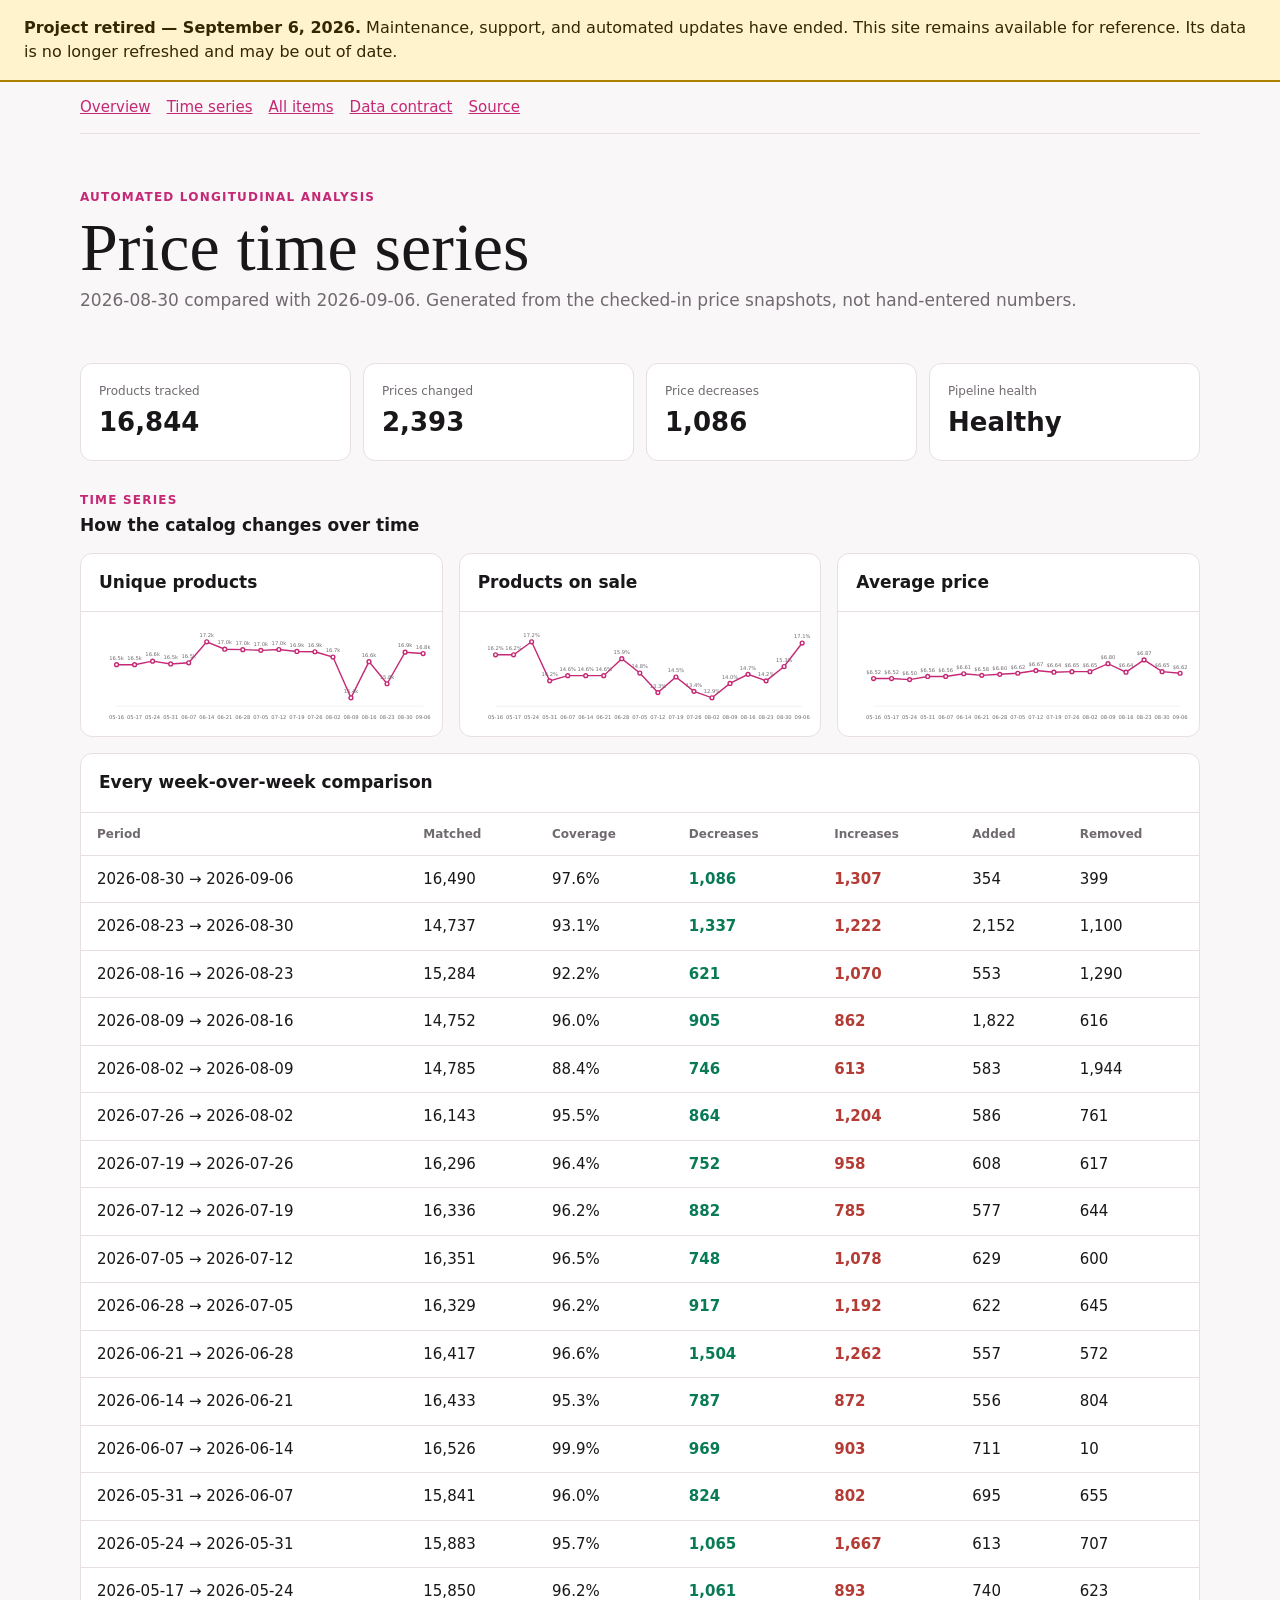
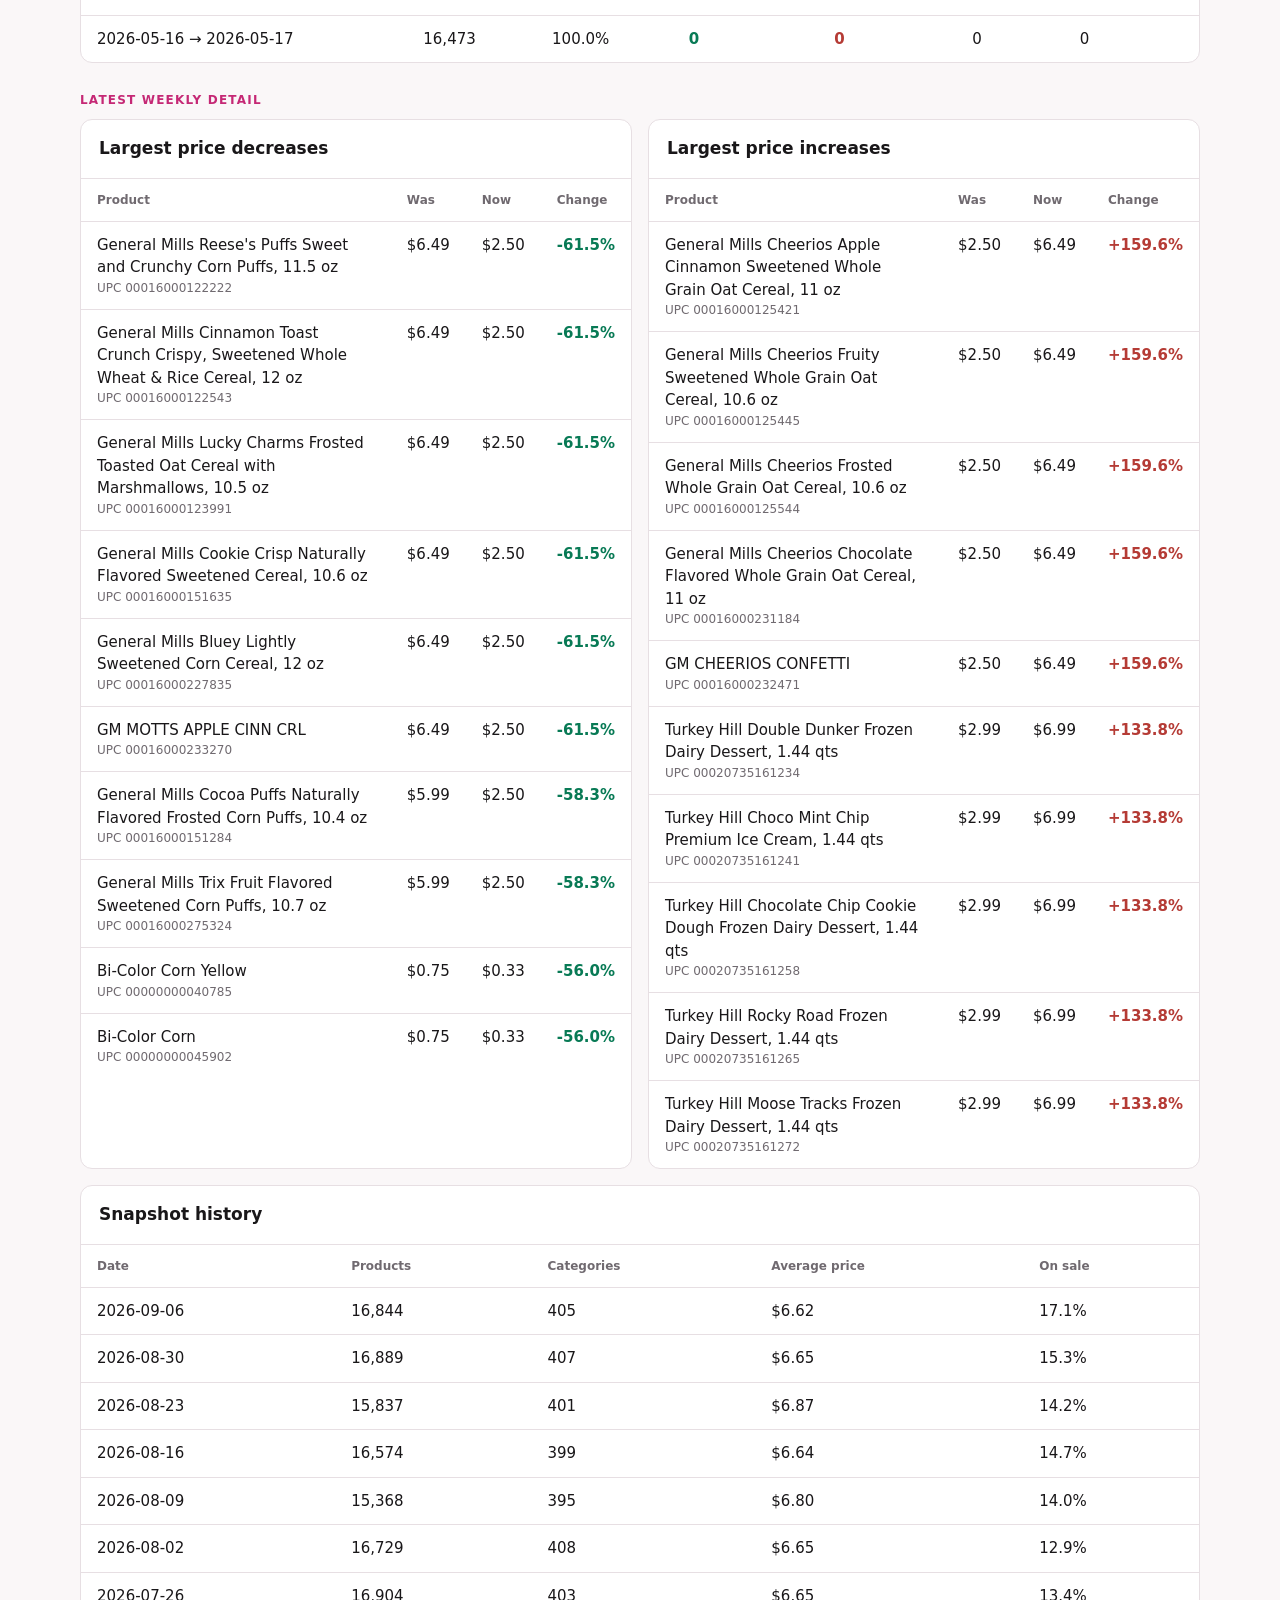
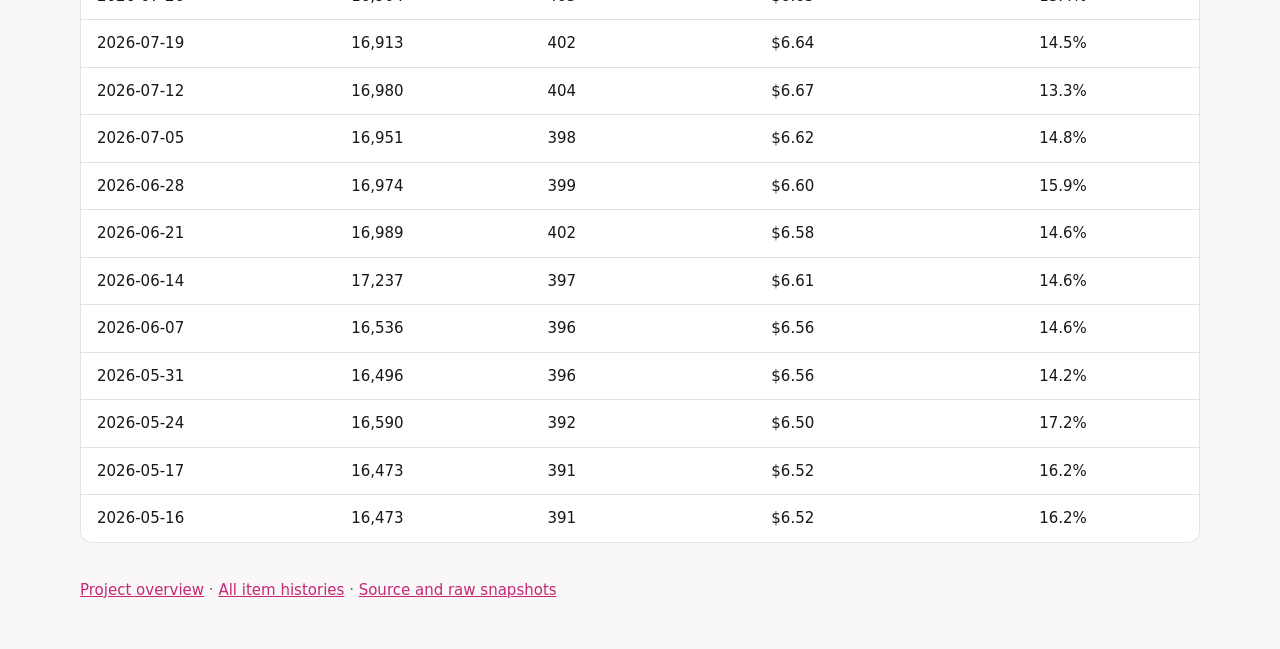
<file: docs/old-site/weekly-report.html>
<!doctype html>
<html lang="en">
<head>
  <meta charset="utf-8">
  <meta name="viewport" content="width=device-width, initial-scale=1">
  <meta name="description" content="Automated King Kullen grocery price time series and weekly comparisons.">
  <title>Price Time Series | King Kullen Research</title>
  <style>
    :root { --ink:#191719; --muted:#706a70; --paper:#faf7f8; --card:#fff;
      --line:#e7dfe3; --accent:#c52875; --down:#087a55; --up:#b53b35; }
    * { box-sizing:border-box; }
    body { margin:0; background:var(--paper); color:var(--ink);
      font:15px/1.5 ui-sans-serif,system-ui,-apple-system,sans-serif; }
    header,main,footer { width:min(1120px,calc(100% - 32px)); margin:auto; }
    header { padding:54px 0 28px; }
    a { color:var(--accent); }
    .eyebrow { color:var(--accent); font-size:12px; font-weight:750;
      letter-spacing:.1em; text-transform:uppercase; }
    h1 { margin:7px 0 6px; font:500 clamp(34px,7vw,68px)/1.02 Georgia,serif; }
    .lede { color:var(--muted); margin:0; font-size:17px; }
    .metrics { display:grid; grid-template-columns:repeat(4,1fr); gap:12px;
      margin:22px 0 30px; }
    .metric,.panel { background:var(--card); border:1px solid var(--line);
      border-radius:12px; }
    .metric { padding:18px; }
    .metric span,small { display:block; color:var(--muted); font-size:12px; }
    .metric strong { display:block; font-size:26px; margin-top:3px; }
    .grid { display:grid; grid-template-columns:1fr 1fr; gap:16px; }
    .charts { display:grid; grid-template-columns:repeat(3,1fr); gap:16px; }
    .panel { overflow:hidden; margin-bottom:16px; }
    h2 { font-size:17px; margin:0; padding:16px 18px;
      border-bottom:1px solid var(--line); }
    .scroll { overflow-x:auto; }
    .chart { padding:10px; }
    svg { display:block; width:100%; height:auto; }
    svg line { stroke:var(--line); }
    svg polyline { fill:none; stroke:var(--accent); stroke-width:3; }
    svg circle { fill:var(--card); stroke:var(--accent); stroke-width:3; }
    svg text { fill:var(--muted); font-size:11px; }
    table { border-collapse:collapse; width:100%; }
    th,td { border-bottom:1px solid var(--line); padding:12px 16px;
      text-align:left; vertical-align:top; }
    th { color:var(--muted); font-size:12px; }
    tr:last-child td { border-bottom:0; }
    .down { color:var(--down); font-weight:750; }
    .up { color:var(--up); font-weight:750; }
    footer { color:var(--muted); padding:20px 0 48px; }
    .nav { display:flex; gap:16px; flex-wrap:wrap; width:min(1120px,calc(100% - 32px)); margin:auto; padding:14px 0; border-bottom:1px solid var(--line); }
    @media(max-width:900px) { .charts { grid-template-columns:1fr; } }
    @media(max-width:760px) { .metrics,.grid { grid-template-columns:1fr 1fr; } }
    @media(max-width:520px) { .metrics,.grid { grid-template-columns:1fr; } }
  </style>
</head>
<body>
<!-- project-retirement-notice -->
<aside aria-label="Project retirement notice" style="position:relative;z-index:2147483647;display:block;box-sizing:border-box;width:100%;margin:0;padding:16px 24px;background:#fff3cd;color:#332701;border-bottom:2px solid #ad8000;font:16px/1.5 system-ui,sans-serif;text-align:left">
<strong>Project retired — September 6, 2026.</strong> Maintenance, support, and automated updates have ended. This site remains available for reference. Its data is no longer refreshed and may be out of date.
</aside>

<nav class="nav" aria-label="Primary"><a href="index.html">Overview</a><a href="weekly-report.html" aria-current="page">Time series</a><a href="catalog-history.html" target="_top">All items</a><a href="data/weekly-summary.json" target="_blank" rel="noopener">Data contract</a><a href="https://github.com/frankstop/KingKullenResearch" target="_blank" rel="noopener noreferrer">Source</a></nav>
<header>
  <div class="eyebrow">Automated longitudinal analysis</div>
  <h1>Price time series</h1>
  <p class="lede">2026-08-30 compared with 2026-09-06.
    Generated from the checked-in price snapshots, not hand-entered numbers.</p>
</header>
<main>
  <div class="metrics">
    <div class="metric"><span>Products tracked</span><strong>16,844</strong></div>
    <div class="metric"><span>Prices changed</span><strong>2,393</strong></div>
    <div class="metric"><span>Price decreases</span><strong>1,086</strong></div>
    <div class="metric"><span>Pipeline health</span><strong>Healthy</strong></div>
  </div>
  <section>
    <div class="eyebrow">Time series</div>
    <h2 style="border:0;padding:4px 0 14px">How the catalog changes over time</h2>
    <div class="charts">
      <div class="panel"><h2>Unique products</h2><div class="chart"><svg viewBox="0 0 720 220" role="img" aria-label="Unique products over time">
      <line x1="54" y1="178" x2="702" y2="178" />
      <polyline points="54.0,90.2 92.1,90.2 130.2,82.8 168.4,88.7 206.5,86.2 244.6,41.8 282.7,57.5 320.8,58.4 358.9,59.9 397.1,58.1 435.2,62.3 473.3,62.9 511.4,74.0 549.5,160.2 587.6,83.8 625.8,130.5 663.9,63.8 702.0,66.7" />
      <circle cx="54.0" cy="90.2" r="4"><title>2026-05-16: 16,473.0</title></circle><text class="value-label" x="54.0" y="80.2" text-anchor="middle">16.5k</text><circle cx="92.1" cy="90.2" r="4"><title>2026-05-17: 16,473.0</title></circle><text class="value-label" x="92.1" y="80.2" text-anchor="middle">16.5k</text><circle cx="130.2" cy="82.8" r="4"><title>2026-05-24: 16,590.0</title></circle><text class="value-label" x="130.2" y="72.8" text-anchor="middle">16.6k</text><circle cx="168.4" cy="88.7" r="4"><title>2026-05-31: 16,496.0</title></circle><text class="value-label" x="168.4" y="78.7" text-anchor="middle">16.5k</text><circle cx="206.5" cy="86.2" r="4"><title>2026-06-07: 16,536.0</title></circle><text class="value-label" x="206.5" y="76.2" text-anchor="middle">16.5k</text><circle cx="244.6" cy="41.8" r="4"><title>2026-06-14: 17,237.0</title></circle><text class="value-label" x="244.6" y="31.8" text-anchor="middle">17.2k</text><circle cx="282.7" cy="57.5" r="4"><title>2026-06-21: 16,989.0</title></circle><text class="value-label" x="282.7" y="47.5" text-anchor="middle">17.0k</text><circle cx="320.8" cy="58.4" r="4"><title>2026-06-28: 16,974.0</title></circle><text class="value-label" x="320.8" y="48.4" text-anchor="middle">17.0k</text><circle cx="358.9" cy="59.9" r="4"><title>2026-07-05: 16,951.0</title></circle><text class="value-label" x="358.9" y="49.9" text-anchor="middle">17.0k</text><circle cx="397.1" cy="58.1" r="4"><title>2026-07-12: 16,980.0</title></circle><text class="value-label" x="397.1" y="48.1" text-anchor="middle">17.0k</text><circle cx="435.2" cy="62.3" r="4"><title>2026-07-19: 16,913.0</title></circle><text class="value-label" x="435.2" y="52.3" text-anchor="middle">16.9k</text><circle cx="473.3" cy="62.9" r="4"><title>2026-07-26: 16,904.0</title></circle><text class="value-label" x="473.3" y="52.9" text-anchor="middle">16.9k</text><circle cx="511.4" cy="74.0" r="4"><title>2026-08-02: 16,729.0</title></circle><text class="value-label" x="511.4" y="64.0" text-anchor="middle">16.7k</text><circle cx="549.5" cy="160.2" r="4"><title>2026-08-09: 15,368.0</title></circle><text class="value-label" x="549.5" y="150.2" text-anchor="middle">15.4k</text><circle cx="587.6" cy="83.8" r="4"><title>2026-08-16: 16,574.0</title></circle><text class="value-label" x="587.6" y="73.8" text-anchor="middle">16.6k</text><circle cx="625.8" cy="130.5" r="4"><title>2026-08-23: 15,837.0</title></circle><text class="value-label" x="625.8" y="120.5" text-anchor="middle">15.8k</text><circle cx="663.9" cy="63.8" r="4"><title>2026-08-30: 16,889.0</title></circle><text class="value-label" x="663.9" y="53.8" text-anchor="middle">16.9k</text><circle cx="702.0" cy="66.7" r="4"><title>2026-09-06: 16,844.0</title></circle><text class="value-label" x="702.0" y="56.7" text-anchor="middle">16.8k</text><text x="54.0" y="206" text-anchor="middle">05-16</text><text x="92.1" y="206" text-anchor="middle">05-17</text><text x="130.2" y="206" text-anchor="middle">05-24</text><text x="168.4" y="206" text-anchor="middle">05-31</text><text x="206.5" y="206" text-anchor="middle">06-07</text><text x="244.6" y="206" text-anchor="middle">06-14</text><text x="282.7" y="206" text-anchor="middle">06-21</text><text x="320.8" y="206" text-anchor="middle">06-28</text><text x="358.9" y="206" text-anchor="middle">07-05</text><text x="397.1" y="206" text-anchor="middle">07-12</text><text x="435.2" y="206" text-anchor="middle">07-19</text><text x="473.3" y="206" text-anchor="middle">07-26</text><text x="511.4" y="206" text-anchor="middle">08-02</text><text x="549.5" y="206" text-anchor="middle">08-09</text><text x="587.6" y="206" text-anchor="middle">08-16</text><text x="625.8" y="206" text-anchor="middle">08-23</text><text x="663.9" y="206" text-anchor="middle">08-30</text><text x="702.0" y="206" text-anchor="middle">09-06</text>
    </svg></div></div>
      <div class="panel"><h2>Products on sale</h2><div class="chart"><svg viewBox="0 0 720 220" role="img" aria-label="Products on sale over time">
      <line x1="54" y1="178" x2="702" y2="178" />
      <polyline points="54.0,69.3 92.1,69.3 130.2,41.8 168.4,124.4 206.5,113.4 244.6,113.4 282.7,113.4 320.8,77.6 358.9,107.9 397.1,149.2 435.2,116.2 473.3,146.5 511.4,160.2 549.5,129.9 587.6,110.6 625.8,124.4 663.9,94.1 702.0,44.5" />
      <circle cx="54.0" cy="69.3" r="4"><title>2026-05-16: 16.2%</title></circle><text class="value-label" x="54.0" y="59.3" text-anchor="middle">16.2%</text><circle cx="92.1" cy="69.3" r="4"><title>2026-05-17: 16.2%</title></circle><text class="value-label" x="92.1" y="59.3" text-anchor="middle">16.2%</text><circle cx="130.2" cy="41.8" r="4"><title>2026-05-24: 17.2%</title></circle><text class="value-label" x="130.2" y="31.8" text-anchor="middle">17.2%</text><circle cx="168.4" cy="124.4" r="4"><title>2026-05-31: 14.2%</title></circle><text class="value-label" x="168.4" y="114.4" text-anchor="middle">14.2%</text><circle cx="206.5" cy="113.4" r="4"><title>2026-06-07: 14.6%</title></circle><text class="value-label" x="206.5" y="103.4" text-anchor="middle">14.6%</text><circle cx="244.6" cy="113.4" r="4"><title>2026-06-14: 14.6%</title></circle><text class="value-label" x="244.6" y="103.4" text-anchor="middle">14.6%</text><circle cx="282.7" cy="113.4" r="4"><title>2026-06-21: 14.6%</title></circle><text class="value-label" x="282.7" y="103.4" text-anchor="middle">14.6%</text><circle cx="320.8" cy="77.6" r="4"><title>2026-06-28: 15.9%</title></circle><text class="value-label" x="320.8" y="67.6" text-anchor="middle">15.9%</text><circle cx="358.9" cy="107.9" r="4"><title>2026-07-05: 14.8%</title></circle><text class="value-label" x="358.9" y="97.9" text-anchor="middle">14.8%</text><circle cx="397.1" cy="149.2" r="4"><title>2026-07-12: 13.3%</title></circle><text class="value-label" x="397.1" y="139.2" text-anchor="middle">13.3%</text><circle cx="435.2" cy="116.2" r="4"><title>2026-07-19: 14.5%</title></circle><text class="value-label" x="435.2" y="106.2" text-anchor="middle">14.5%</text><circle cx="473.3" cy="146.5" r="4"><title>2026-07-26: 13.4%</title></circle><text class="value-label" x="473.3" y="136.5" text-anchor="middle">13.4%</text><circle cx="511.4" cy="160.2" r="4"><title>2026-08-02: 12.9%</title></circle><text class="value-label" x="511.4" y="150.2" text-anchor="middle">12.9%</text><circle cx="549.5" cy="129.9" r="4"><title>2026-08-09: 14.0%</title></circle><text class="value-label" x="549.5" y="119.9" text-anchor="middle">14.0%</text><circle cx="587.6" cy="110.6" r="4"><title>2026-08-16: 14.7%</title></circle><text class="value-label" x="587.6" y="100.6" text-anchor="middle">14.7%</text><circle cx="625.8" cy="124.4" r="4"><title>2026-08-23: 14.2%</title></circle><text class="value-label" x="625.8" y="114.4" text-anchor="middle">14.2%</text><circle cx="663.9" cy="94.1" r="4"><title>2026-08-30: 15.3%</title></circle><text class="value-label" x="663.9" y="84.1" text-anchor="middle">15.3%</text><circle cx="702.0" cy="44.5" r="4"><title>2026-09-06: 17.1%</title></circle><text class="value-label" x="702.0" y="34.5" text-anchor="middle">17.1%</text><text x="54.0" y="206" text-anchor="middle">05-16</text><text x="92.1" y="206" text-anchor="middle">05-17</text><text x="130.2" y="206" text-anchor="middle">05-24</text><text x="168.4" y="206" text-anchor="middle">05-31</text><text x="206.5" y="206" text-anchor="middle">06-07</text><text x="244.6" y="206" text-anchor="middle">06-14</text><text x="282.7" y="206" text-anchor="middle">06-21</text><text x="320.8" y="206" text-anchor="middle">06-28</text><text x="358.9" y="206" text-anchor="middle">07-05</text><text x="397.1" y="206" text-anchor="middle">07-12</text><text x="435.2" y="206" text-anchor="middle">07-19</text><text x="473.3" y="206" text-anchor="middle">07-26</text><text x="511.4" y="206" text-anchor="middle">08-02</text><text x="549.5" y="206" text-anchor="middle">08-09</text><text x="587.6" y="206" text-anchor="middle">08-16</text><text x="625.8" y="206" text-anchor="middle">08-23</text><text x="663.9" y="206" text-anchor="middle">08-30</text><text x="702.0" y="206" text-anchor="middle">09-06</text>
    </svg></div></div>
      <div class="panel"><h2>Average price</h2><div class="chart"><svg viewBox="0 0 720 220" role="img" aria-label="Average catalog price over time">
      <line x1="54" y1="178" x2="702" y2="178" />
      <polyline points="54.0,119.5 92.1,119.5 130.2,121.8 168.4,115.1 206.5,115.1 244.6,109.4 282.7,112.8 320.8,110.6 358.9,108.3 397.1,102.7 435.2,106.1 473.3,104.9 511.4,104.9 549.5,88.1 587.6,106.1 625.8,80.2 663.9,104.9 702.0,108.3" />
      <circle cx="54.0" cy="119.5" r="4"><title>2026-05-16: 6.5</title></circle><text class="value-label" x="54.0" y="109.5" text-anchor="middle">$6.52</text><circle cx="92.1" cy="119.5" r="4"><title>2026-05-17: 6.5</title></circle><text class="value-label" x="92.1" y="109.5" text-anchor="middle">$6.52</text><circle cx="130.2" cy="121.8" r="4"><title>2026-05-24: 6.5</title></circle><text class="value-label" x="130.2" y="111.8" text-anchor="middle">$6.50</text><circle cx="168.4" cy="115.1" r="4"><title>2026-05-31: 6.6</title></circle><text class="value-label" x="168.4" y="105.1" text-anchor="middle">$6.56</text><circle cx="206.5" cy="115.1" r="4"><title>2026-06-07: 6.6</title></circle><text class="value-label" x="206.5" y="105.1" text-anchor="middle">$6.56</text><circle cx="244.6" cy="109.4" r="4"><title>2026-06-14: 6.6</title></circle><text class="value-label" x="244.6" y="99.4" text-anchor="middle">$6.61</text><circle cx="282.7" cy="112.8" r="4"><title>2026-06-21: 6.6</title></circle><text class="value-label" x="282.7" y="102.8" text-anchor="middle">$6.58</text><circle cx="320.8" cy="110.6" r="4"><title>2026-06-28: 6.6</title></circle><text class="value-label" x="320.8" y="100.6" text-anchor="middle">$6.60</text><circle cx="358.9" cy="108.3" r="4"><title>2026-07-05: 6.6</title></circle><text class="value-label" x="358.9" y="98.3" text-anchor="middle">$6.62</text><circle cx="397.1" cy="102.7" r="4"><title>2026-07-12: 6.7</title></circle><text class="value-label" x="397.1" y="92.7" text-anchor="middle">$6.67</text><circle cx="435.2" cy="106.1" r="4"><title>2026-07-19: 6.6</title></circle><text class="value-label" x="435.2" y="96.1" text-anchor="middle">$6.64</text><circle cx="473.3" cy="104.9" r="4"><title>2026-07-26: 6.7</title></circle><text class="value-label" x="473.3" y="94.9" text-anchor="middle">$6.65</text><circle cx="511.4" cy="104.9" r="4"><title>2026-08-02: 6.7</title></circle><text class="value-label" x="511.4" y="94.9" text-anchor="middle">$6.65</text><circle cx="549.5" cy="88.1" r="4"><title>2026-08-09: 6.8</title></circle><text class="value-label" x="549.5" y="78.1" text-anchor="middle">$6.80</text><circle cx="587.6" cy="106.1" r="4"><title>2026-08-16: 6.6</title></circle><text class="value-label" x="587.6" y="96.1" text-anchor="middle">$6.64</text><circle cx="625.8" cy="80.2" r="4"><title>2026-08-23: 6.9</title></circle><text class="value-label" x="625.8" y="70.2" text-anchor="middle">$6.87</text><circle cx="663.9" cy="104.9" r="4"><title>2026-08-30: 6.7</title></circle><text class="value-label" x="663.9" y="94.9" text-anchor="middle">$6.65</text><circle cx="702.0" cy="108.3" r="4"><title>2026-09-06: 6.6</title></circle><text class="value-label" x="702.0" y="98.3" text-anchor="middle">$6.62</text><text x="54.0" y="206" text-anchor="middle">05-16</text><text x="92.1" y="206" text-anchor="middle">05-17</text><text x="130.2" y="206" text-anchor="middle">05-24</text><text x="168.4" y="206" text-anchor="middle">05-31</text><text x="206.5" y="206" text-anchor="middle">06-07</text><text x="244.6" y="206" text-anchor="middle">06-14</text><text x="282.7" y="206" text-anchor="middle">06-21</text><text x="320.8" y="206" text-anchor="middle">06-28</text><text x="358.9" y="206" text-anchor="middle">07-05</text><text x="397.1" y="206" text-anchor="middle">07-12</text><text x="435.2" y="206" text-anchor="middle">07-19</text><text x="473.3" y="206" text-anchor="middle">07-26</text><text x="511.4" y="206" text-anchor="middle">08-02</text><text x="549.5" y="206" text-anchor="middle">08-09</text><text x="587.6" y="206" text-anchor="middle">08-16</text><text x="625.8" y="206" text-anchor="middle">08-23</text><text x="663.9" y="206" text-anchor="middle">08-30</text><text x="702.0" y="206" text-anchor="middle">09-06</text>
    </svg></div></div>
    </div>
  </section>
  <section class="panel"><h2>Every week-over-week comparison</h2><div class="scroll">
    <table><thead><tr><th>Period</th><th>Matched</th><th>Coverage</th>
      <th>Decreases</th><th>Increases</th><th>Added</th><th>Removed</th></tr></thead>
      <tbody><tr><td>2026-08-30 → 2026-09-06</td><td>16,490</td><td>97.6%</td><td class="down">1,086</td><td class="up">1,307</td><td>354</td><td>399</td></tr><tr><td>2026-08-23 → 2026-08-30</td><td>14,737</td><td>93.1%</td><td class="down">1,337</td><td class="up">1,222</td><td>2,152</td><td>1,100</td></tr><tr><td>2026-08-16 → 2026-08-23</td><td>15,284</td><td>92.2%</td><td class="down">621</td><td class="up">1,070</td><td>553</td><td>1,290</td></tr><tr><td>2026-08-09 → 2026-08-16</td><td>14,752</td><td>96.0%</td><td class="down">905</td><td class="up">862</td><td>1,822</td><td>616</td></tr><tr><td>2026-08-02 → 2026-08-09</td><td>14,785</td><td>88.4%</td><td class="down">746</td><td class="up">613</td><td>583</td><td>1,944</td></tr><tr><td>2026-07-26 → 2026-08-02</td><td>16,143</td><td>95.5%</td><td class="down">864</td><td class="up">1,204</td><td>586</td><td>761</td></tr><tr><td>2026-07-19 → 2026-07-26</td><td>16,296</td><td>96.4%</td><td class="down">752</td><td class="up">958</td><td>608</td><td>617</td></tr><tr><td>2026-07-12 → 2026-07-19</td><td>16,336</td><td>96.2%</td><td class="down">882</td><td class="up">785</td><td>577</td><td>644</td></tr><tr><td>2026-07-05 → 2026-07-12</td><td>16,351</td><td>96.5%</td><td class="down">748</td><td class="up">1,078</td><td>629</td><td>600</td></tr><tr><td>2026-06-28 → 2026-07-05</td><td>16,329</td><td>96.2%</td><td class="down">917</td><td class="up">1,192</td><td>622</td><td>645</td></tr><tr><td>2026-06-21 → 2026-06-28</td><td>16,417</td><td>96.6%</td><td class="down">1,504</td><td class="up">1,262</td><td>557</td><td>572</td></tr><tr><td>2026-06-14 → 2026-06-21</td><td>16,433</td><td>95.3%</td><td class="down">787</td><td class="up">872</td><td>556</td><td>804</td></tr><tr><td>2026-06-07 → 2026-06-14</td><td>16,526</td><td>99.9%</td><td class="down">969</td><td class="up">903</td><td>711</td><td>10</td></tr><tr><td>2026-05-31 → 2026-06-07</td><td>15,841</td><td>96.0%</td><td class="down">824</td><td class="up">802</td><td>695</td><td>655</td></tr><tr><td>2026-05-24 → 2026-05-31</td><td>15,883</td><td>95.7%</td><td class="down">1,065</td><td class="up">1,667</td><td>613</td><td>707</td></tr><tr><td>2026-05-17 → 2026-05-24</td><td>15,850</td><td>96.2%</td><td class="down">1,061</td><td class="up">893</td><td>740</td><td>623</td></tr><tr><td>2026-05-16 → 2026-05-17</td><td>16,473</td><td>100.0%</td><td class="down">0</td><td class="up">0</td><td>0</td><td>0</td></tr></tbody></table>
  </div></section>
  <div class="eyebrow" style="margin:28px 0 10px">Latest weekly detail</div>
  <div class="grid">
    <section class="panel"><h2>Largest price decreases</h2><div class="scroll">
      <table><thead><tr><th>Product</th><th>Was</th><th>Now</th><th>Change</th></tr></thead>
      <tbody><tr><td>General Mills Reese&#x27;s Puffs Sweet and Crunchy Corn Puffs, 11.5 oz<small>UPC 00016000122222</small></td><td>$6.49</td><td>$2.50</td><td class="down">-61.5%</td></tr><tr><td>General Mills Cinnamon Toast Crunch Crispy, Sweetened Whole Wheat &amp; Rice Cereal, 12 oz<small>UPC 00016000122543</small></td><td>$6.49</td><td>$2.50</td><td class="down">-61.5%</td></tr><tr><td>General Mills Lucky Charms Frosted Toasted Oat Cereal with Marshmallows, 10.5 oz<small>UPC 00016000123991</small></td><td>$6.49</td><td>$2.50</td><td class="down">-61.5%</td></tr><tr><td>General Mills Cookie Crisp Naturally Flavored Sweetened Cereal, 10.6 oz<small>UPC 00016000151635</small></td><td>$6.49</td><td>$2.50</td><td class="down">-61.5%</td></tr><tr><td>General Mills Bluey Lightly Sweetened Corn Cereal, 12 oz<small>UPC 00016000227835</small></td><td>$6.49</td><td>$2.50</td><td class="down">-61.5%</td></tr><tr><td>GM MOTTS APPLE CINN CRL<small>UPC 00016000233270</small></td><td>$6.49</td><td>$2.50</td><td class="down">-61.5%</td></tr><tr><td>General Mills Cocoa Puffs Naturally Flavored Frosted Corn Puffs, 10.4 oz<small>UPC 00016000151284</small></td><td>$5.99</td><td>$2.50</td><td class="down">-58.3%</td></tr><tr><td>General Mills Trix Fruit Flavored Sweetened Corn Puffs, 10.7 oz<small>UPC 00016000275324</small></td><td>$5.99</td><td>$2.50</td><td class="down">-58.3%</td></tr><tr><td>Bi-Color Corn Yellow<small>UPC 00000000040785</small></td><td>$0.75</td><td>$0.33</td><td class="down">-56.0%</td></tr><tr><td>Bi-Color Corn<small>UPC 00000000045902</small></td><td>$0.75</td><td>$0.33</td><td class="down">-56.0%</td></tr></tbody></table>
    </div></section>
    <section class="panel"><h2>Largest price increases</h2><div class="scroll">
      <table><thead><tr><th>Product</th><th>Was</th><th>Now</th><th>Change</th></tr></thead>
      <tbody><tr><td>General Mills Cheerios Apple Cinnamon Sweetened Whole Grain Oat Cereal, 11 oz<small>UPC 00016000125421</small></td><td>$2.50</td><td>$6.49</td><td class="up">+159.6%</td></tr><tr><td>General Mills Cheerios Fruity Sweetened Whole Grain Oat Cereal, 10.6 oz<small>UPC 00016000125445</small></td><td>$2.50</td><td>$6.49</td><td class="up">+159.6%</td></tr><tr><td>General Mills Cheerios Frosted Whole Grain Oat Cereal, 10.6 oz<small>UPC 00016000125544</small></td><td>$2.50</td><td>$6.49</td><td class="up">+159.6%</td></tr><tr><td>General Mills Cheerios Chocolate Flavored Whole Grain Oat Cereal, 11 oz<small>UPC 00016000231184</small></td><td>$2.50</td><td>$6.49</td><td class="up">+159.6%</td></tr><tr><td>GM CHEERIOS CONFETTI<small>UPC 00016000232471</small></td><td>$2.50</td><td>$6.49</td><td class="up">+159.6%</td></tr><tr><td>Turkey Hill Double Dunker Frozen Dairy Dessert, 1.44 qts<small>UPC 00020735161234</small></td><td>$2.99</td><td>$6.99</td><td class="up">+133.8%</td></tr><tr><td>Turkey Hill Choco Mint Chip Premium Ice Cream, 1.44 qts<small>UPC 00020735161241</small></td><td>$2.99</td><td>$6.99</td><td class="up">+133.8%</td></tr><tr><td>Turkey Hill Chocolate Chip Cookie Dough Frozen Dairy Dessert, 1.44 qts<small>UPC 00020735161258</small></td><td>$2.99</td><td>$6.99</td><td class="up">+133.8%</td></tr><tr><td>Turkey Hill Rocky Road Frozen Dairy Dessert, 1.44 qts<small>UPC 00020735161265</small></td><td>$2.99</td><td>$6.99</td><td class="up">+133.8%</td></tr><tr><td>Turkey Hill Moose Tracks Frozen Dairy Dessert, 1.44 qts<small>UPC 00020735161272</small></td><td>$2.99</td><td>$6.99</td><td class="up">+133.8%</td></tr></tbody></table>
    </div></section>
  </div>
  <section class="panel"><h2>Snapshot history</h2><div class="scroll">
    <table><thead><tr><th>Date</th><th>Products</th><th>Categories</th>
      <th>Average price</th><th>On sale</th></tr></thead><tbody><tr><td>2026-09-06</td><td>16,844</td><td>405</td><td>$6.62</td><td>17.1%</td></tr><tr><td>2026-08-30</td><td>16,889</td><td>407</td><td>$6.65</td><td>15.3%</td></tr><tr><td>2026-08-23</td><td>15,837</td><td>401</td><td>$6.87</td><td>14.2%</td></tr><tr><td>2026-08-16</td><td>16,574</td><td>399</td><td>$6.64</td><td>14.7%</td></tr><tr><td>2026-08-09</td><td>15,368</td><td>395</td><td>$6.80</td><td>14.0%</td></tr><tr><td>2026-08-02</td><td>16,729</td><td>408</td><td>$6.65</td><td>12.9%</td></tr><tr><td>2026-07-26</td><td>16,904</td><td>403</td><td>$6.65</td><td>13.4%</td></tr><tr><td>2026-07-19</td><td>16,913</td><td>402</td><td>$6.64</td><td>14.5%</td></tr><tr><td>2026-07-12</td><td>16,980</td><td>404</td><td>$6.67</td><td>13.3%</td></tr><tr><td>2026-07-05</td><td>16,951</td><td>398</td><td>$6.62</td><td>14.8%</td></tr><tr><td>2026-06-28</td><td>16,974</td><td>399</td><td>$6.60</td><td>15.9%</td></tr><tr><td>2026-06-21</td><td>16,989</td><td>402</td><td>$6.58</td><td>14.6%</td></tr><tr><td>2026-06-14</td><td>17,237</td><td>397</td><td>$6.61</td><td>14.6%</td></tr><tr><td>2026-06-07</td><td>16,536</td><td>396</td><td>$6.56</td><td>14.6%</td></tr><tr><td>2026-05-31</td><td>16,496</td><td>396</td><td>$6.56</td><td>14.2%</td></tr><tr><td>2026-05-24</td><td>16,590</td><td>392</td><td>$6.50</td><td>17.2%</td></tr><tr><td>2026-05-17</td><td>16,473</td><td>391</td><td>$6.52</td><td>16.2%</td></tr><tr><td>2026-05-16</td><td>16,473</td><td>391</td><td>$6.52</td><td>16.2%</td></tr></tbody></table>
  </div></section>
</main>
<footer><a href="./">Project overview</a> · <a href="catalog-history.html">All item histories</a> · <a href="https://github.com/frankstop/KingKullenResearch" target="_blank" rel="noopener noreferrer">Source and raw snapshots</a></footer>
</body>
</html>
</file>
<file: docs/assets/catalog-history.css>
:root{--ink:#17221d;--muted:#5d6b63;--paper:#f3f6f2;--card:#fff;--line:#dce5dd;--accent:#08783f;--accent-soft:#dff1e5;--danger:#a92f35;--focus:#ffb000;--shadow:0 12px 34px rgba(17,49,31,.08);--display:Georgia,serif;--body:ui-sans-serif,system-ui,-apple-system,BlinkMacSystemFont,"Segoe UI",sans-serif}
*{box-sizing:border-box}html{scroll-behavior:smooth}body{margin:0;background:var(--paper);color:var(--ink);font:15px/1.5 var(--body)}a{color:var(--accent);text-underline-offset:3px}button,input,select{font:inherit}button,a,input,select{border-radius:7px}button:focus-visible,a:focus-visible,input:focus-visible,select:focus-visible{outline:3px solid var(--focus);outline-offset:2px}.shell{width:min(1280px,calc(100% - 32px));margin:auto}.skip{position:absolute;left:-999px;top:0}.skip:focus{left:16px;top:16px;background:#fff;padding:10px;z-index:50}.nav{display:flex;gap:16px;flex-wrap:wrap;padding:14px 0;border-bottom:1px solid var(--line)}.hero{padding:54px 0 28px}.hero h1{max-width:980px;margin:0 0 10px;font:600 clamp(2.5rem,7vw,5.6rem)/.96 var(--display);letter-spacing:-.045em}.hero p{max-width:780px;margin:0;color:var(--muted);font-size:1.08rem}.freshness{display:flex;gap:8px;align-items:center;margin-top:18px;color:var(--muted);font-size:.9rem}.freshness::before{content:"";width:9px;height:9px;border-radius:50%;background:var(--accent)}.metrics{display:grid;grid-template-columns:repeat(4,1fr);gap:12px;margin:0 0 24px}.metric{padding:17px 18px;background:var(--card);border:1px solid var(--line);border-radius:12px;box-shadow:var(--shadow)}.metric span{display:block;color:var(--muted);font-size:.74rem;font-weight:750;letter-spacing:.06em;text-transform:uppercase}.metric strong{display:block;margin-top:4px;font-size:clamp(1.45rem,3vw,2rem);line-height:1.1}.workspace{margin-bottom:48px;background:var(--card);border:1px solid var(--line);border-radius:14px;box-shadow:var(--shadow);overflow:hidden}.controls{display:grid;grid-template-columns:minmax(230px,2fr) repeat(3,minmax(150px,1fr)) auto;gap:10px;padding:18px;border-bottom:1px solid var(--line)}.field{display:grid;gap:5px}.field label{color:var(--muted);font-size:.75rem;font-weight:750;letter-spacing:.04em;text-transform:uppercase}.field input,.field select{width:100%;min-height:42px;padding:9px 11px;color:var(--ink);background:#fff;border:1px solid var(--line)}.button{align-self:end;min-height:42px;padding:9px 14px;color:var(--accent);background:transparent;border:1px solid var(--accent);font-weight:700;cursor:pointer}.button:hover{background:var(--accent-soft)}.button.primary{color:#fff;background:var(--accent)}.results-bar{display:flex;justify-content:space-between;gap:16px;align-items:center;padding:13px 18px;color:var(--muted);border-bottom:1px solid var(--line)}.results-bar p{margin:0}.loading{padding:48px 18px;text-align:center;color:var(--muted)}.table-wrap{overflow-x:auto}table{width:100%;border-collapse:collapse}th,td{padding:12px 14px;text-align:left;border-bottom:1px solid var(--line);vertical-align:middle}th{position:sticky;top:0;background:#f9fbf9;color:var(--muted);font-size:.72rem;letter-spacing:.06em;text-transform:uppercase;z-index:1}tbody tr:hover{background:#f8fbf8}.product{min-width:260px;max-width:420px}.product strong,.product small{display:block}.product small{margin-top:3px;color:var(--muted);white-space:nowrap;overflow:hidden;text-overflow:ellipsis}.price{white-space:nowrap;font-weight:750}.change-up{color:var(--danger)}.change-down{color:var(--accent)}.status{display:inline-block;padding:3px 7px;border-radius:999px;background:var(--accent-soft);color:var(--accent);font-size:.72rem;font-weight:750;text-transform:capitalize}.status.missing{background:#f2e7e8;color:var(--danger)}.spark{display:block;width:112px;height:36px}.spark polyline,.spark path{fill:none;stroke:var(--accent);stroke-width:2}.spark circle{fill:var(--card);stroke:var(--accent);stroke-width:2}.view-button{padding:7px 10px;color:var(--accent);background:transparent;border:1px solid var(--line);font-weight:700;cursor:pointer}.pagination{display:flex;justify-content:space-between;align-items:center;gap:12px;padding:16px 18px}.pagination-buttons{display:flex;gap:8px}.pagination button{padding:8px 12px;color:var(--ink);background:#fff;border:1px solid var(--line);cursor:pointer}.pagination button:disabled{opacity:.42;cursor:not-allowed}.empty{padding:54px 18px;text-align:center;color:var(--muted)}dialog{width:min(960px,calc(100% - 24px));max-height:calc(100dvh - 24px);padding:0;color:var(--ink);background:var(--card);border:1px solid var(--line);border-radius:14px;box-shadow:0 24px 80px rgba(0,0,0,.24)}dialog::backdrop{background:rgba(13,25,18,.62)}.dialog-head{position:sticky;top:0;display:flex;justify-content:space-between;gap:18px;padding:18px 20px;background:var(--card);border-bottom:1px solid var(--line);z-index:2}.dialog-head h2{margin:0;font:600 clamp(1.5rem,4vw,2.3rem)/1.1 var(--display)}.dialog-head p{margin:6px 0 0;color:var(--muted);word-break:break-all}.icon-button{flex:none;width:42px;height:42px;color:var(--ink);background:transparent;border:1px solid var(--line);cursor:pointer}.dialog-body{padding:20px}.detail-actions{display:flex;gap:8px;flex-wrap:wrap;margin-bottom:18px}.detail-metrics{display:grid;grid-template-columns:repeat(4,1fr);gap:10px;margin-bottom:20px}.detail-metric{padding:13px;background:var(--paper);border-radius:9px}.detail-metric span,.detail-metric strong{display:block}.detail-metric span{color:var(--muted);font-size:.72rem;text-transform:uppercase}.detail-chart{padding:16px;border:1px solid var(--line);border-radius:10px}.detail-chart svg{display:block;width:100%;height:auto;overflow:visible}.detail-chart .axis{stroke:var(--line)}.detail-chart .series{fill:none;stroke:var(--accent);stroke-width:3}.detail-chart .regular{fill:none;stroke:var(--muted);stroke-width:2;stroke-dasharray:5 5}.detail-chart circle{fill:var(--card);stroke:var(--accent);stroke-width:2}.detail-chart text{fill:var(--muted);font-size:11px}.detail-table{margin-top:20px;overflow-x:auto}.detail-table table{min-width:620px}footer{padding:0 0 48px;color:var(--muted)}
.dialog-head>div{min-width:0}.dialog-head p{overflow:hidden;white-space:nowrap;text-overflow:ellipsis;word-break:normal}.icon-button{width:auto;min-width:70px;padding:0 12px}
@media(max-width:920px){.controls{grid-template-columns:1fr 1fr}.controls .search{grid-column:1/-1}.metrics,.detail-metrics{grid-template-columns:repeat(2,1fr)}}
@media(max-width:680px){.shell{width:min(100% - 20px,1280px)}.hero{padding-top:38px}.hero h1{font-size:2.7rem}.metrics{grid-template-columns:1fr 1fr}.controls{grid-template-columns:1fr}.controls .search{grid-column:auto}.results-bar{align-items:flex-start;flex-direction:column}.table-wrap{overflow:visible}table.catalog,table.catalog thead,table.catalog tbody,table.catalog tr,table.catalog td{display:block}table.catalog thead{position:absolute;left:-9999px}table.catalog tr{padding:16px;border-bottom:1px solid var(--line)}table.catalog td{display:grid;grid-template-columns:110px 1fr;gap:10px;padding:5px 0;border:0}table.catalog td::before{content:attr(data-label);color:var(--muted);font-size:.72rem;font-weight:750;letter-spacing:.05em;text-transform:uppercase}.product{min-width:0;max-width:none}.spark{width:140px}.pagination{align-items:flex-start;flex-direction:column}.detail-metrics{grid-template-columns:1fr 1fr}.dialog-body{padding:14px}.dialog-head{padding:15px}.detail-chart{overflow-x:auto}.detail-chart svg{min-width:620px}}
@media(max-width:420px){.metrics,.detail-metrics{grid-template-columns:1fr}.hero h1{font-size:2.35rem}}
@media(prefers-reduced-motion:reduce){html{scroll-behavior:auto}}
</file>
<file: docs/old-site/assets/catalog-history.css>
:root{--ink:#17221d;--muted:#5d6b63;--paper:#f3f6f2;--card:#fff;--line:#dce5dd;--accent:#08783f;--accent-soft:#dff1e5;--danger:#a92f35;--focus:#ffb000;--shadow:0 12px 34px rgba(17,49,31,.08);--display:Georgia,serif;--body:ui-sans-serif,system-ui,-apple-system,BlinkMacSystemFont,"Segoe UI",sans-serif}
*{box-sizing:border-box}html{scroll-behavior:smooth}body{margin:0;background:var(--paper);color:var(--ink);font:15px/1.5 var(--body)}a{color:var(--accent);text-underline-offset:3px}button,input,select{font:inherit}button,a,input,select{border-radius:7px}button:focus-visible,a:focus-visible,input:focus-visible,select:focus-visible{outline:3px solid var(--focus);outline-offset:2px}.shell{width:min(1280px,calc(100% - 32px));margin:auto}.skip{position:absolute;left:-999px;top:0}.skip:focus{left:16px;top:16px;background:#fff;padding:10px;z-index:50}.nav{display:flex;gap:16px;flex-wrap:wrap;padding:14px 0;border-bottom:1px solid var(--line)}.hero{padding:54px 0 28px}.hero h1{max-width:980px;margin:0 0 10px;font:600 clamp(2.5rem,7vw,5.6rem)/.96 var(--display);letter-spacing:-.045em}.hero p{max-width:780px;margin:0;color:var(--muted);font-size:1.08rem}.freshness{display:flex;gap:8px;align-items:center;margin-top:18px;color:var(--muted);font-size:.9rem}.freshness::before{content:"";width:9px;height:9px;border-radius:50%;background:var(--accent)}.metrics{display:grid;grid-template-columns:repeat(4,1fr);gap:12px;margin:0 0 24px}.metric{padding:17px 18px;background:var(--card);border:1px solid var(--line);border-radius:12px;box-shadow:var(--shadow)}.metric span{display:block;color:var(--muted);font-size:.74rem;font-weight:750;letter-spacing:.06em;text-transform:uppercase}.metric strong{display:block;margin-top:4px;font-size:clamp(1.45rem,3vw,2rem);line-height:1.1}.workspace{margin-bottom:48px;background:var(--card);border:1px solid var(--line);border-radius:14px;box-shadow:var(--shadow);overflow:hidden}.controls{display:grid;grid-template-columns:minmax(230px,2fr) repeat(3,minmax(150px,1fr)) auto;gap:10px;padding:18px;border-bottom:1px solid var(--line)}.field{display:grid;gap:5px}.field label{color:var(--muted);font-size:.75rem;font-weight:750;letter-spacing:.04em;text-transform:uppercase}.field input,.field select{width:100%;min-height:42px;padding:9px 11px;color:var(--ink);background:#fff;border:1px solid var(--line)}.button{align-self:end;min-height:42px;padding:9px 14px;color:var(--accent);background:transparent;border:1px solid var(--accent);font-weight:700;cursor:pointer}.button:hover{background:var(--accent-soft)}.button.primary{color:#fff;background:var(--accent)}.results-bar{display:flex;justify-content:space-between;gap:16px;align-items:center;padding:13px 18px;color:var(--muted);border-bottom:1px solid var(--line)}.results-bar p{margin:0}.loading{padding:48px 18px;text-align:center;color:var(--muted)}.table-wrap{overflow-x:auto}table{width:100%;border-collapse:collapse}th,td{padding:12px 14px;text-align:left;border-bottom:1px solid var(--line);vertical-align:middle}th{position:sticky;top:0;background:#f9fbf9;color:var(--muted);font-size:.72rem;letter-spacing:.06em;text-transform:uppercase;z-index:1}tbody tr:hover{background:#f8fbf8}.product{min-width:260px;max-width:420px}.product strong,.product small{display:block}.product small{margin-top:3px;color:var(--muted);white-space:nowrap;overflow:hidden;text-overflow:ellipsis}.price{white-space:nowrap;font-weight:750}.change-up{color:var(--danger)}.change-down{color:var(--accent)}.status{display:inline-block;padding:3px 7px;border-radius:999px;background:var(--accent-soft);color:var(--accent);font-size:.72rem;font-weight:750;text-transform:capitalize}.status.missing{background:#f2e7e8;color:var(--danger)}.spark{display:block;width:112px;height:36px}.spark polyline,.spark path{fill:none;stroke:var(--accent);stroke-width:2}.spark circle{fill:var(--card);stroke:var(--accent);stroke-width:2}.view-button{padding:7px 10px;color:var(--accent);background:transparent;border:1px solid var(--line);font-weight:700;cursor:pointer}.pagination{display:flex;justify-content:space-between;align-items:center;gap:12px;padding:16px 18px}.pagination-buttons{display:flex;gap:8px}.pagination button{padding:8px 12px;color:var(--ink);background:#fff;border:1px solid var(--line);cursor:pointer}.pagination button:disabled{opacity:.42;cursor:not-allowed}.empty{padding:54px 18px;text-align:center;color:var(--muted)}dialog{width:min(960px,calc(100% - 24px));max-height:calc(100dvh - 24px);padding:0;color:var(--ink);background:var(--card);border:1px solid var(--line);border-radius:14px;box-shadow:0 24px 80px rgba(0,0,0,.24)}dialog::backdrop{background:rgba(13,25,18,.62)}.dialog-head{position:sticky;top:0;display:flex;justify-content:space-between;gap:18px;padding:18px 20px;background:var(--card);border-bottom:1px solid var(--line);z-index:2}.dialog-head h2{margin:0;font:600 clamp(1.5rem,4vw,2.3rem)/1.1 var(--display)}.dialog-head p{margin:6px 0 0;color:var(--muted);word-break:break-all}.icon-button{flex:none;width:42px;height:42px;color:var(--ink);background:transparent;border:1px solid var(--line);cursor:pointer}.dialog-body{padding:20px}.detail-actions{display:flex;gap:8px;flex-wrap:wrap;margin-bottom:18px}.detail-metrics{display:grid;grid-template-columns:repeat(4,1fr);gap:10px;margin-bottom:20px}.detail-metric{padding:13px;background:var(--paper);border-radius:9px}.detail-metric span,.detail-metric strong{display:block}.detail-metric span{color:var(--muted);font-size:.72rem;text-transform:uppercase}.detail-chart{padding:16px;border:1px solid var(--line);border-radius:10px}.detail-chart svg{display:block;width:100%;height:auto;overflow:visible}.detail-chart .axis{stroke:var(--line)}.detail-chart .series{fill:none;stroke:var(--accent);stroke-width:3}.detail-chart .regular{fill:none;stroke:var(--muted);stroke-width:2;stroke-dasharray:5 5}.detail-chart circle{fill:var(--card);stroke:var(--accent);stroke-width:2}.detail-chart text{fill:var(--muted);font-size:11px}.detail-table{margin-top:20px;overflow-x:auto}.detail-table table{min-width:620px}footer{padding:0 0 48px;color:var(--muted)}
.dialog-head>div{min-width:0}.dialog-head p{overflow:hidden;white-space:nowrap;text-overflow:ellipsis;word-break:normal}.icon-button{width:auto;min-width:70px;padding:0 12px}
@media(max-width:920px){.controls{grid-template-columns:1fr 1fr}.controls .search{grid-column:1/-1}.metrics,.detail-metrics{grid-template-columns:repeat(2,1fr)}}
@media(max-width:680px){.shell{width:min(100% - 20px,1280px)}.hero{padding-top:38px}.hero h1{font-size:2.7rem}.metrics{grid-template-columns:1fr 1fr}.controls{grid-template-columns:1fr}.controls .search{grid-column:auto}.results-bar{align-items:flex-start;flex-direction:column}.table-wrap{overflow:visible}table.catalog,table.catalog thead,table.catalog tbody,table.catalog tr,table.catalog td{display:block}table.catalog thead{position:absolute;left:-9999px}table.catalog tr{padding:16px;border-bottom:1px solid var(--line)}table.catalog td{display:grid;grid-template-columns:110px 1fr;gap:10px;padding:5px 0;border:0}table.catalog td::before{content:attr(data-label);color:var(--muted);font-size:.72rem;font-weight:750;letter-spacing:.05em;text-transform:uppercase}.product{min-width:0;max-width:none}.spark{width:140px}.pagination{align-items:flex-start;flex-direction:column}.detail-metrics{grid-template-columns:1fr 1fr}.dialog-body{padding:14px}.dialog-head{padding:15px}.detail-chart{overflow-x:auto}.detail-chart svg{min-width:620px}}
@media(max-width:420px){.metrics,.detail-metrics{grid-template-columns:1fr}.hero h1{font-size:2.35rem}}
@media(prefers-reduced-motion:reduce){html{scroll-behavior:auto}}
</file>
